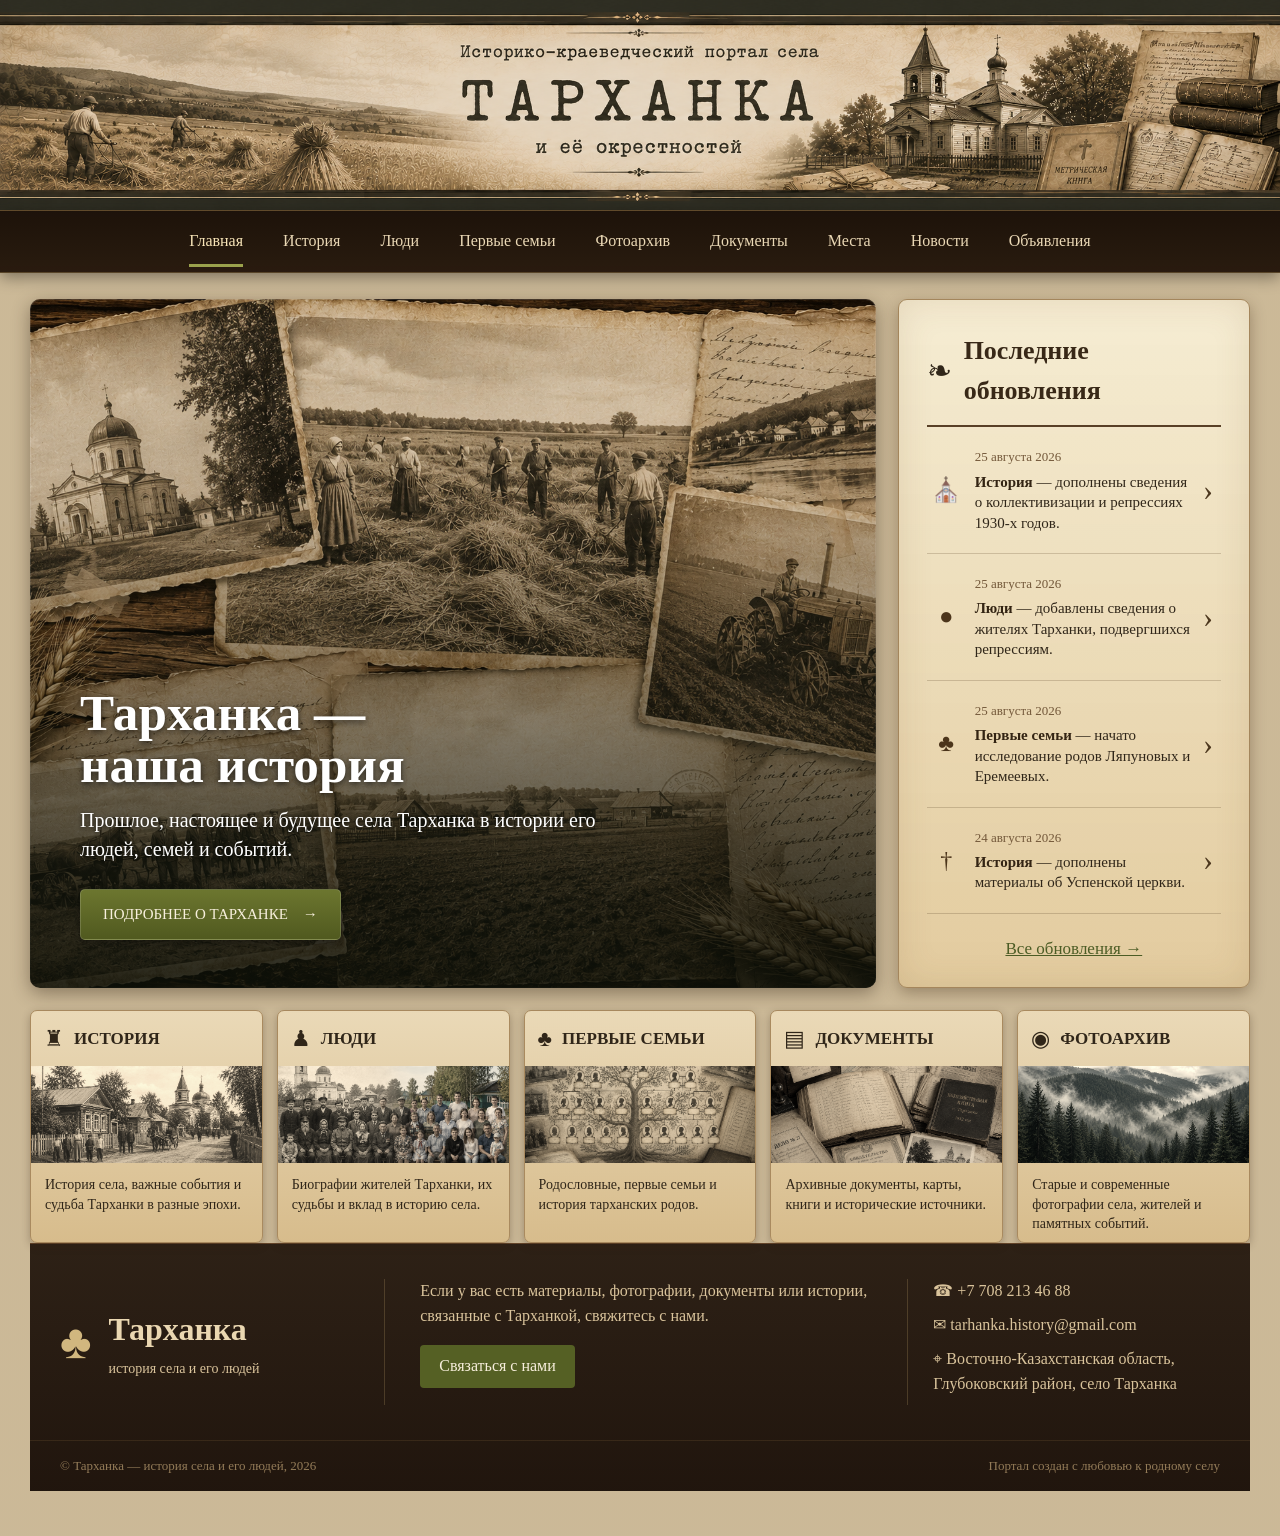
<file: index.html>
<!DOCTYPE html>
<html lang="ru">
<head>
    <meta charset="UTF-8">

    <meta name="viewport"
          content="width=device-width, initial-scale=1.0">

    <meta name="description"
          content="Исторический портал села Тарханка Восточно-Казахстанской области">

    <title>Тарханка — история села и его людей</title>

    <link rel="stylesheet" href="style.css">
</head>

<body>


<!-- ==================================================
     ШАПКА
================================================== -->

<header class="site-header">

    <div class="forest-background">

        <div class="wood-sign"
             role="img"
             aria-label="Тарханка">
        </div>

    </div>


    <!-- Навигация -->

    <nav class="main-nav">

        <div class="nav-container">

            <a href="index.html"
               class="nav-link active">
                Главная
            </a>

            <a href="history.html"
               class="nav-link">
                История
            </a>

            <a href="people.html"
               class="nav-link">
                Люди
            </a>

            <a href="families.html"
               class="nav-link">
                Первые семьи
            </a>

            <a href="photos.html"
               class="nav-link">
                Фотоархив
            </a>

            <a href="documents.html"
               class="nav-link">
                Документы
            </a>

            <a href="places.html"
               class="nav-link">
                Места
            </a>

            <a href="news.html"
               class="nav-link">
                Новости
            </a>

            <a href="ads.html"
               class="nav-link">
                Объявления
            </a>

        </div>

    </nav>

</header>



<!-- ==================================================
     ОСНОВНАЯ ЧАСТЬ
================================================== -->

<main class="page-container">


    <!-- ==============================================
         ГЛАВНЫЙ БЛОК + ОБНОВЛЕНИЯ
    =============================================== -->

    <section class="home-top">


        <!-- Главная фотография -->

        <div class="home-hero">

            <div class="home-hero-overlay">

                <div class="home-hero-text">

                    <h1>
                        Тарханка —<br>
                        наша история
                    </h1>

                    <p>
                        Прошлое, настоящее и будущее села Тарханка
                        в истории его людей, семей и событий.
                    </p>

                    <a href="history.html"
                       class="primary-button">

                        Подробнее о Тарханке
                        <span>→</span>

                    </a>

                </div>

            </div>

        </div>



        <!-- ==========================================
             ПОСЛЕДНИЕ ОБНОВЛЕНИЯ
        =========================================== -->

        <aside class="updates-panel">

            <div class="updates-title">

                <span class="updates-symbol">❧</span>

                <h2>
                    Последние обновления
                </h2>

            </div>


            <div class="updates-list">


                <a href="history.html#repressions"
                   class="update-item">

                    <div class="update-icon">
                        ⛪
                    </div>

                    <div class="update-content">

                        <time datetime="2026-08-25">
                            25 августа 2026
                        </time>

                        <p>
                            <strong>История</strong> —
                            дополнены сведения о коллективизации
                            и репрессиях 1930-х годов.
                        </p>

                    </div>

                    <span class="update-arrow">
                        ›
                    </span>

                </a>



                <a href="people.html"
                   class="update-item">

                    <div class="update-icon">
                        ●
                    </div>

                    <div class="update-content">

                        <time datetime="2026-08-25">
                            25 августа 2026
                        </time>

                        <p>
                            <strong>Люди</strong> —
                            добавлены сведения о жителях
                            Тарханки, подвергшихся репрессиям.
                        </p>

                    </div>

                    <span class="update-arrow">
                        ›
                    </span>

                </a>



                <a href="families.html"
                   class="update-item">

                    <div class="update-icon">
                        ♣
                    </div>

                    <div class="update-content">

                        <time datetime="2026-08-25">
                            25 августа 2026
                        </time>

                        <p>
                            <strong>Первые семьи</strong> —
                            начато исследование родов
                            Ляпуновых и Еремеевых.
                        </p>

                    </div>

                    <span class="update-arrow">
                        ›
                    </span>

                </a>



                <a href="history.html#church"
                   class="update-item">

                    <div class="update-icon">
                        †
                    </div>

                    <div class="update-content">

                        <time datetime="2026-08-24">
                            24 августа 2026
                        </time>

                        <p>
                            <strong>История</strong> —
                            дополнены материалы
                            об Успенской церкви.
                        </p>

                    </div>

                    <span class="update-arrow">
                        ›
                    </span>

                </a>


            </div>


            <a href="updates.html"
               class="all-updates">

                Все обновления →

            </a>

        </aside>

    </section>



    <!-- ==================================================
         КАРТОЧКИ РАЗДЕЛОВ
    ================================================== -->

   <section class="portal-sections">

    <!-- ИСТОРИЯ -->
    <a href="history.html" class="portal-card">

        <div class="card-title">
            <span>♜</span>
            <h2>История</h2>
        </div>

        <div class="card-image">
            <img
                src="images/history/history-card.png"
                alt="История села Тарханка"
            >
        </div>

        <div class="card-body">

            <p>
                История села, важные события
                и судьба Тарханки в разные эпохи.
            </p>

            <span class="card-link">
            </span>

        </div>

    </a>


    <!-- ЛЮДИ -->
    <a href="people.html" class="portal-card">

        <div class="card-title">
            <span>♟</span>
            <h2>Люди</h2>
        </div>

        <div class="card-image">
            <img
                src="images/people/people-card.png"
                alt="Люди Тарханки"
            >
        </div>

        <div class="card-body">

            <p>
                Биографии жителей Тарханки,
                их судьбы и вклад в историю села.
            </p>

            <span class="card-link">
            </span>

        </div>

    </a>


    <!--Первые семьи  -->
    <a href="families.html" class="portal-card">

        <div class="card-title">
            <span>♣</span>
            <h2>Первые семьи</h2>
        </div>

        <div class="card-image">
            <img
                src="images/families/families-card.png"
                alt="Первые семьи Тарханки"
            >
        </div>

        <div class="card-body">

            <p>
                Родословные, первые семьи
                и история тарханских родов.
            </p>

            <span class="card-link">
            </span>

        </div>

    </a>


    <!-- ДОКУМЕНТЫ -->
    <a href="documents.html" class="portal-card">

        <div class="card-title">
            <span>▤</span>
            <h2>Документы</h2>
        </div>

        <div class="card-image">
            <img
                src="images/documents/documents-card.png"
                alt="Исторические документы Тарханки"
            >
        </div>

        <div class="card-body">

            <p>
                Архивные документы, карты,
                книги и исторические источники.
            </p>

            <span class="card-link">
            </span>

        </div>

    </a>


    <!-- ФОТОАРХИВ -->
    <a href="photos.html" class="portal-card">

        <div class="card-title">
            <span>◉</span>
            <h2>Фотоархив</h2>
        </div>

        <div class="card-image">
            <img
                src="images/village/tarkhanka-header.jpg"
                alt="Фотоархив Тарханки"
            >
        </div>

        <div class="card-body">

            <p>
                Старые и современные фотографии
                села, жителей и памятных событий.
            </p>

            <span class="card-link">
            </span>

        </div>

    </a>

</section>


<!-- ==================================================
     НИЖНЯЯ ЧАСТЬ
================================================== -->

<footer class="site-footer">

    <div class="footer-container">


        <!-- Название -->

        <div class="footer-brand">

            <div class="footer-tree">
                ♣
            </div>

            <div>

                <h2>
                    Тарханка
                </h2>

                <p>
                    история села и его людей
                </p>

            </div>

        </div>



        <!-- Приглашение -->

        <div class="footer-contribute">

            <p>
                Если у вас есть материалы, фотографии,
                документы или истории, связанные с Тарханкой,
                свяжитесь с нами.
            </p>

            <a href="contacts.html"
               class="footer-button">

                Связаться с нами

            </a>

        </div>



        <!-- Контакты -->

        <div class="footer-contacts">

            <p>
                ☎
                <a href="tel:+77082134688">
                    +7 708 213 46 88
                </a>
            </p>

            <p>
                ✉
                <a href="mailto:tarhanka.history@gmail.com">
                    tarhanka.history@gmail.com
                </a>
            </p>

            <p>
                ⌖ Восточно-Казахстанская область,<br>
                Глубоковский район, село Тарханка
            </p>

        </div>

    </div>



    <div class="footer-bottom">

        <span>
            © Тарханка — история села и его людей, 2026
        </span>

        <span>
            Портал создан с любовью к родному селу
        </span>

    </div>

</footer>


</body>
</html>
</file>
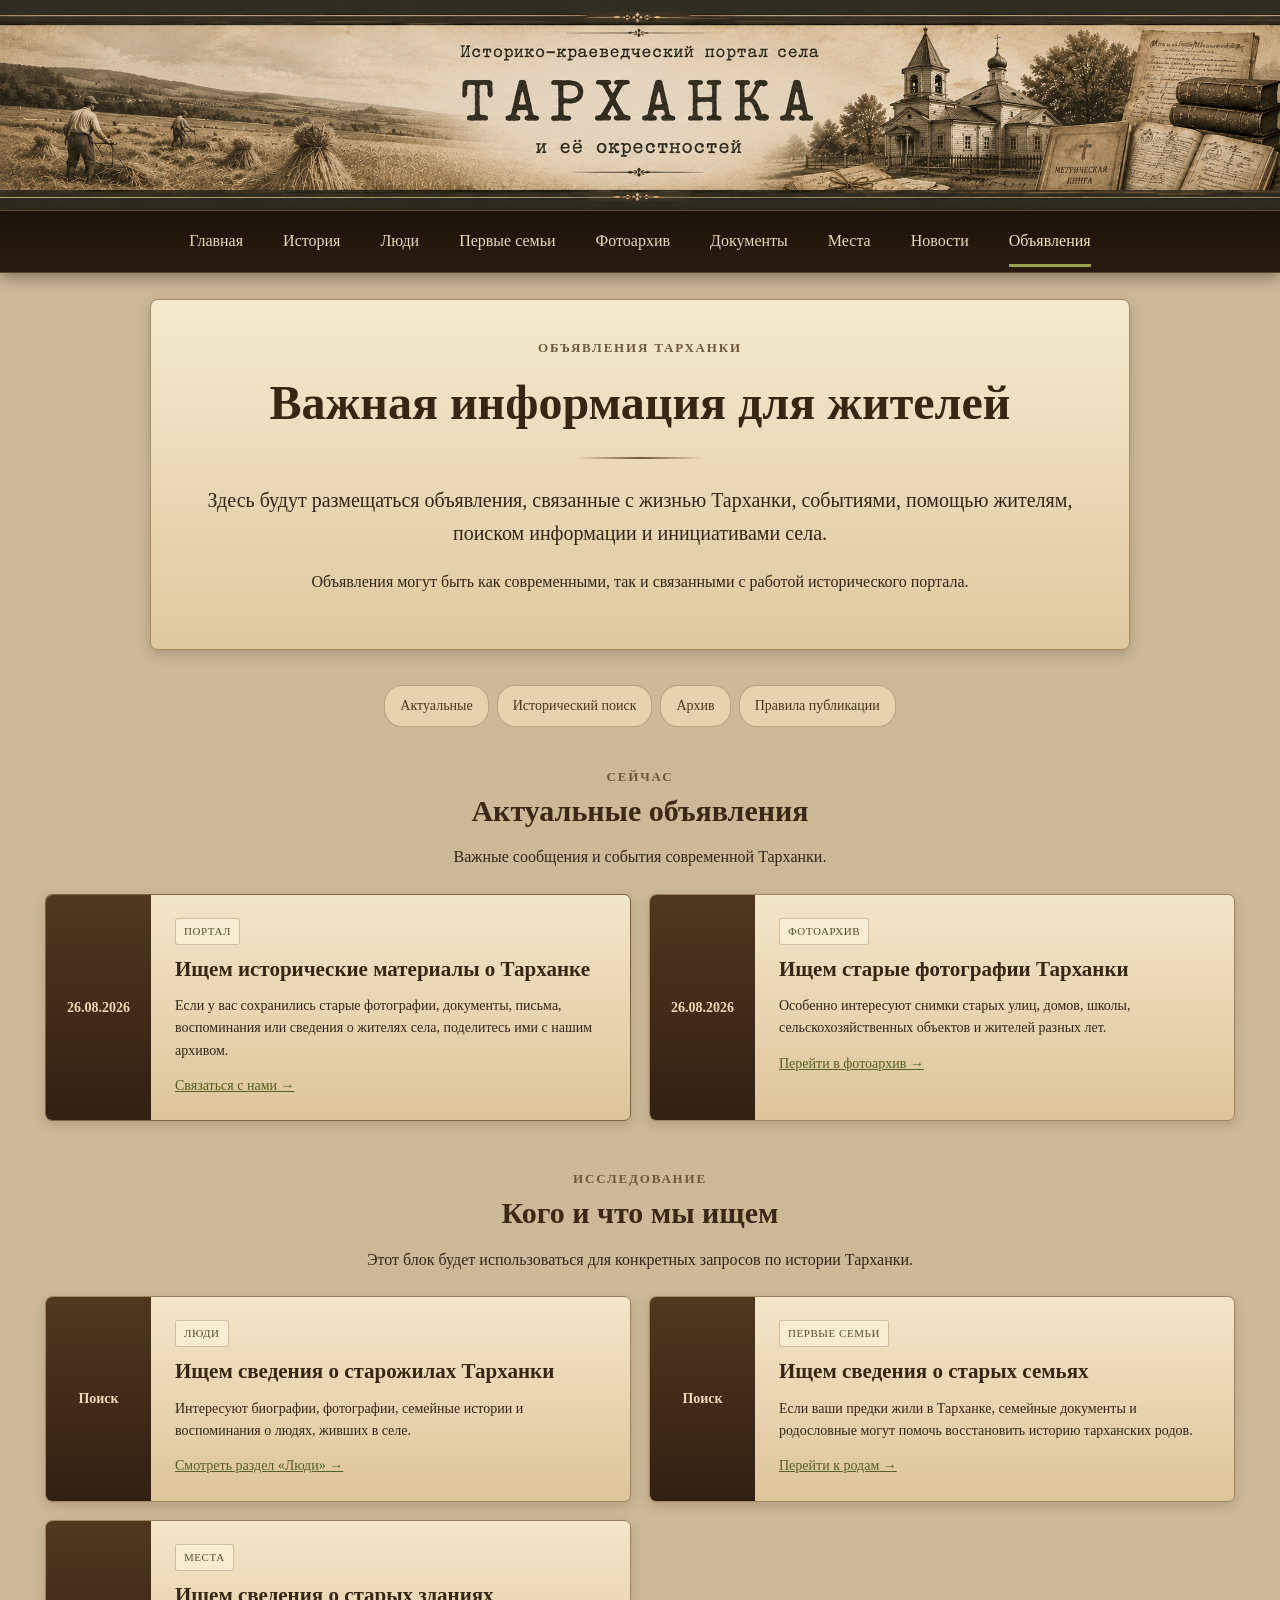
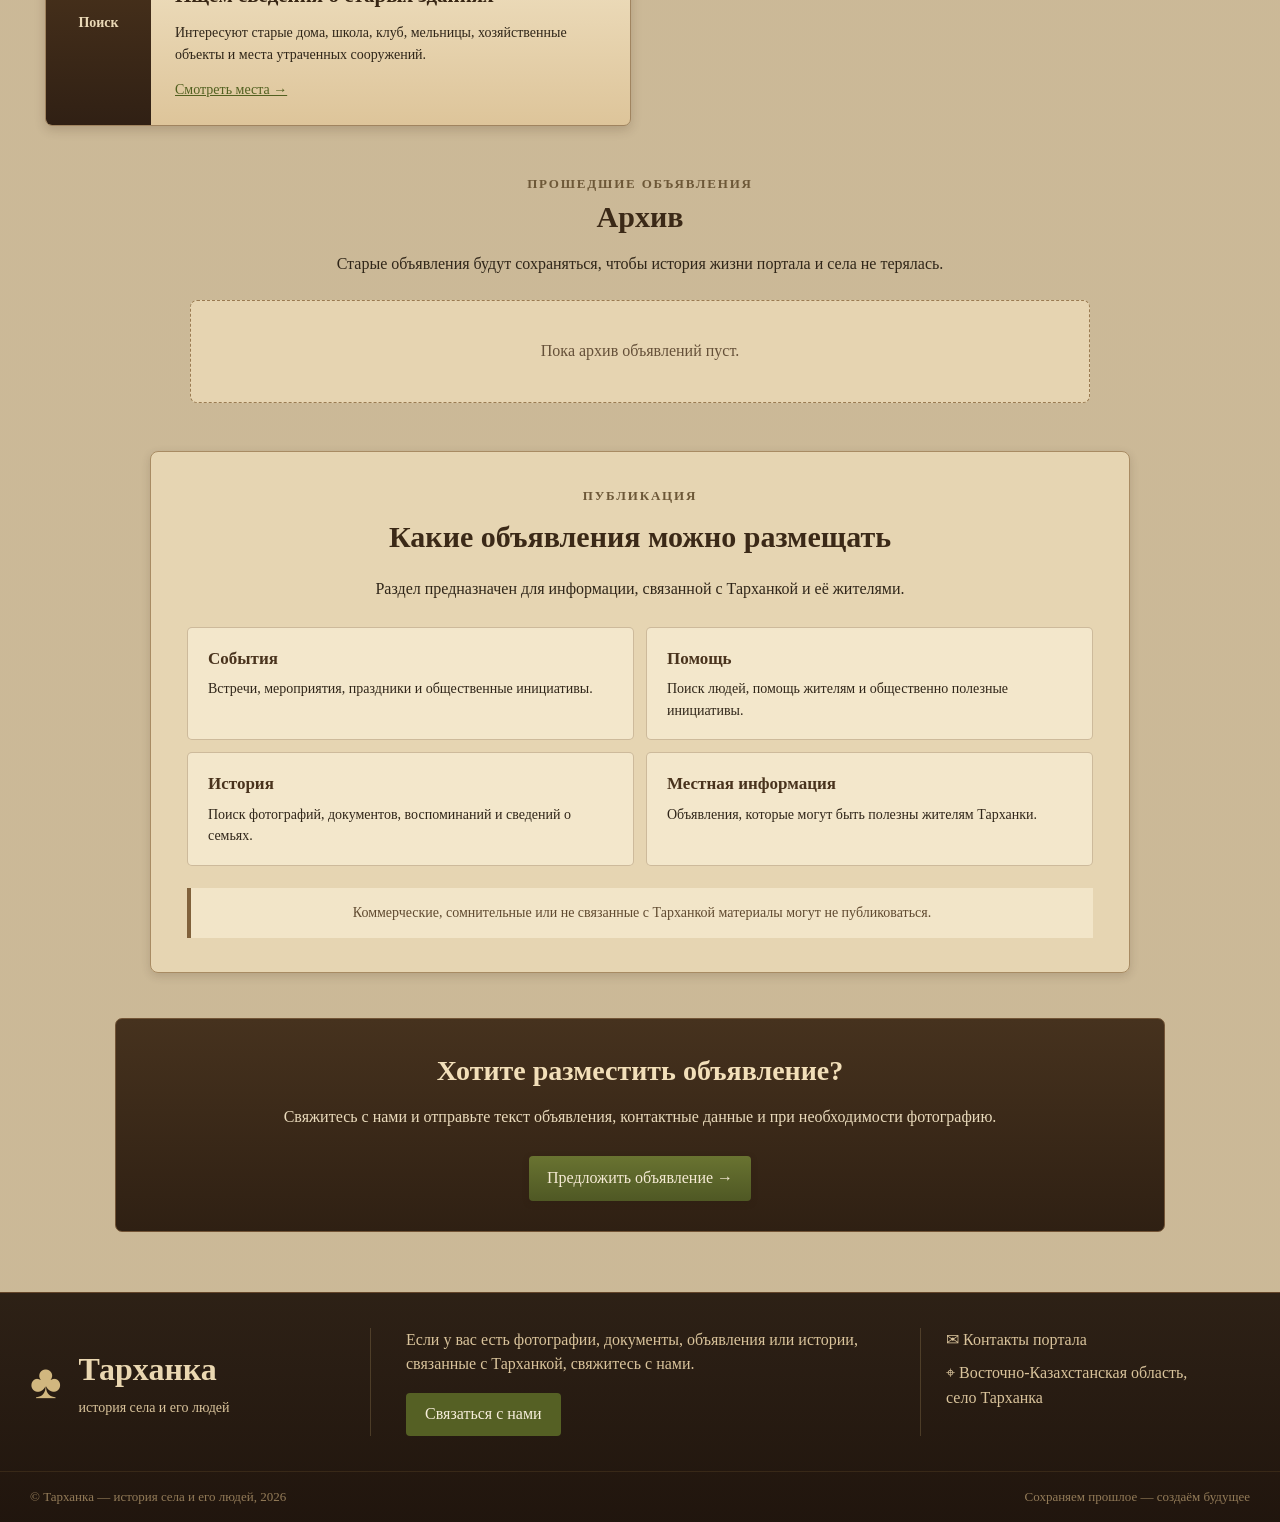
<file: ads.html>
<!DOCTYPE html>
<html lang="ru">

<head>
    <meta charset="UTF-8">

    <meta
        name="viewport"
        content="width=device-width, initial-scale=1.0"
    >

    <meta
        name="description"
        content="Объявления села Тарханка — события, помощь, предложения и важная информация для жителей"
    >

    <title>Объявления Тарханки</title>

    <link rel="stylesheet" href="style.css">
</head>


<body>


<!-- ==========================================================
     ВЕРХНЯЯ ЧАСТЬ САЙТА
========================================================== -->

<header class="site-header">

    <div
        class="forest-background"
        role="img"
        aria-label="Тарханка"
    >
        <div class="wood-sign"></div>
    </div>


    <nav class="main-nav">

        <div class="nav-container">

            <a href="index.html" class="nav-link">
                Главная
            </a>

            <a href="history.html" class="nav-link">
                История
            </a>

            <a href="people.html" class="nav-link">
                Люди
            </a>

            <a href="families.html" class="nav-link">
                Первые семьи
            </a>

            <a href="photos.html" class="nav-link">
                Фотоархив
            </a>

            <a href="documents.html" class="nav-link">
                Документы
            </a>

            <a href="places.html" class="nav-link">
                Места
            </a>

            <a href="news.html" class="nav-link">
                Новости
            </a>

            <a href="ads.html" class="nav-link active">
                Объявления
            </a>

        </div>

    </nav>

</header>



<!-- ==========================================================
     ОСНОВНОЕ СОДЕРЖИМОЕ
========================================================== -->

<main class="page-container ads-page">


    <!-- ======================================================
         ВСТУПЛЕНИЕ
    ======================================================= -->

    <section class="ads-intro">

        <p class="section-label">
            ОБЪЯВЛЕНИЯ ТАРХАНКИ
        </p>

        <h1>
            Важная информация для жителей
        </h1>

        <div class="decor-line"></div>

        <p class="ads-lead">
            Здесь будут размещаться объявления,
            связанные с жизнью Тарханки,
            событиями, помощью жителям,
            поиском информации и инициативами села.
        </p>

        <p>
            Объявления могут быть как современными,
            так и связанными с работой исторического портала.
        </p>

    </section>



    <!-- ======================================================
         НАВИГАЦИЯ
    ======================================================= -->

    <section class="ads-navigation">

        <a href="#current">
            Актуальные
        </a>

        <a href="#history-search">
            Исторический поиск
        </a>

        <a href="#archive">
            Архив
        </a>

        <a href="#rules">
            Правила публикации
        </a>

    </section>



    <!-- ======================================================
         АКТУАЛЬНЫЕ ОБЪЯВЛЕНИЯ
    ======================================================= -->

    <section
        class="ads-section"
        id="current"
    >

        <div class="ads-section-heading">

            <p class="section-label">
                СЕЙЧАС
            </p>

            <h2>
                Актуальные объявления
            </h2>

            <p>
                Важные сообщения и события
                современной Тарханки.
            </p>

        </div>


        <div class="ads-grid">


            <article class="ad-card ad-important">

                <div class="ad-date">
                    26.08.2026
                </div>

                <div class="ad-content">

                    <span class="ad-tag">
                        Портал
                    </span>

                    <h3>
                        Ищем исторические материалы о Тарханке
                    </h3>

                    <p>
                        Если у вас сохранились старые фотографии,
                        документы, письма, воспоминания
                        или сведения о жителях села,
                        поделитесь ими с нашим архивом.
                    </p>

                    <a href="contacts.html">
                        Связаться с нами →
                    </a>

                </div>

            </article>


            <article class="ad-card">

                <div class="ad-date">
                    26.08.2026
                </div>

                <div class="ad-content">

                    <span class="ad-tag">
                        Фотоархив
                    </span>

                    <h3>
                        Ищем старые фотографии Тарханки
                    </h3>

                    <p>
                        Особенно интересуют снимки
                        старых улиц, домов, школы,
                        сельскохозяйственных объектов
                        и жителей разных лет.
                    </p>

                    <a href="photos.html">
                        Перейти в фотоархив →
                    </a>

                </div>

            </article>


        </div>

    </section>



    <!-- ======================================================
         ИСТОРИЧЕСКИЙ ПОИСК
    ======================================================= -->

    <section
        class="ads-section"
        id="history-search"
    >

        <div class="ads-section-heading">

            <p class="section-label">
                ИССЛЕДОВАНИЕ
            </p>

            <h2>
                Кого и что мы ищем
            </h2>

            <p>
                Этот блок будет использоваться
                для конкретных запросов
                по истории Тарханки.
            </p>

        </div>


        <div class="ads-grid">


            <article class="ad-card">

                <div class="ad-date">
                    Поиск
                </div>

                <div class="ad-content">

                    <span class="ad-tag">
                        Люди
                    </span>

                    <h3>
                        Ищем сведения о старожилах Тарханки
                    </h3>

                    <p>
                        Интересуют биографии, фотографии,
                        семейные истории и воспоминания
                        о людях, живших в селе.
                    </p>

                    <a href="people.html">
                        Смотреть раздел «Люди» →
                    </a>

                </div>

            </article>


            <article class="ad-card">

                <div class="ad-date">
                    Поиск
                </div>

                <div class="ad-content">

                    <span class="ad-tag">
                        Первые семьи
                    </span>

                    <h3>
                        Ищем сведения о старых семьях
                    </h3>

                    <p>
                        Если ваши предки жили в Тарханке,
                        семейные документы и родословные
                        могут помочь восстановить
                        историю тарханских родов.
                    </p>

                    <a href="families.html">
                        Перейти к родам →
                    </a>

                </div>

            </article>


            <article class="ad-card">

                <div class="ad-date">
                    Поиск
                </div>

                <div class="ad-content">

                    <span class="ad-tag">
                        Места
                    </span>

                    <h3>
                        Ищем сведения о старых зданиях
                    </h3>

                    <p>
                        Интересуют старые дома,
                        школа, клуб, мельницы,
                        хозяйственные объекты
                        и места утраченных сооружений.
                    </p>

                    <a href="places.html">
                        Смотреть места →
                    </a>

                </div>

            </article>


        </div>

    </section>



    <!-- ======================================================
         АРХИВ ОБЪЯВЛЕНИЙ
    ======================================================= -->

    <section
        class="ads-section"
        id="archive"
    >

        <div class="ads-section-heading">

            <p class="section-label">
                ПРОШЕДШИЕ ОБЪЯВЛЕНИЯ
            </p>

            <h2>
                Архив
            </h2>

            <p>
                Старые объявления будут сохраняться,
                чтобы история жизни портала
                и села не терялась.
            </p>

        </div>


        <div class="ads-archive">

            <div class="ads-archive-empty">

                Пока архив объявлений пуст.

            </div>

        </div>

    </section>



    <!-- ======================================================
         ПРАВИЛА
    ======================================================= -->

    <section
        class="ads-rules"
        id="rules"
    >

        <p class="section-label">
            ПУБЛИКАЦИЯ
        </p>

        <h2>
            Какие объявления можно размещать
        </h2>

        <p>
            Раздел предназначен для информации,
            связанной с Тарханкой
            и её жителями.
        </p>

        <div class="ads-rules-grid">

            <div class="ads-rule">
                <strong>События</strong>

                <p>
                    Встречи, мероприятия,
                    праздники и общественные инициативы.
                </p>
            </div>


            <div class="ads-rule">
                <strong>Помощь</strong>

                <p>
                    Поиск людей,
                    помощь жителям
                    и общественно полезные инициативы.
                </p>
            </div>


            <div class="ads-rule">
                <strong>История</strong>

                <p>
                    Поиск фотографий,
                    документов, воспоминаний
                    и сведений о семьях.
                </p>
            </div>


            <div class="ads-rule">
                <strong>Местная информация</strong>

                <p>
                    Объявления,
                    которые могут быть полезны
                    жителям Тарханки.
                </p>
            </div>

        </div>


        <div class="ads-warning">

            Коммерческие, сомнительные
            или не связанные с Тарханкой
            материалы могут не публиковаться.

        </div>

    </section>



    <!-- ======================================================
         ДОБАВИТЬ ОБЪЯВЛЕНИЕ
    ======================================================= -->

    <section class="participate">

        <h2>
            Хотите разместить объявление?
        </h2>

        <p>
            Свяжитесь с нами
            и отправьте текст объявления,
            контактные данные
            и при необходимости фотографию.
        </p>

        <a
            href="contacts.html"
            class="history-button"
        >
            Предложить объявление →
        </a>

    </section>


</main>



<!-- ==========================================================
     FOOTER
========================================================== -->

<footer class="site-footer">

    <div class="footer-container">

        <div class="footer-brand">

            <div class="footer-tree">
                ♣
            </div>

            <div>

                <h2>
                    Тарханка
                </h2>

                <p>
                    история села и его людей
                </p>

            </div>

        </div>


        <div class="footer-contribute">

            <p>
                Если у вас есть фотографии,
                документы, объявления
                или истории,
                связанные с Тарханкой,
                свяжитесь с нами.
            </p>

            <a
                href="contacts.html"
                class="footer-button"
            >
                Связаться с нами
            </a>

        </div>


        <div class="footer-contacts">

            <p>
                ✉
                <a href="contacts.html">
                    Контакты портала
                </a>
            </p>

            <p>
                ⌖ Восточно-Казахстанская область,<br>
                село Тарханка
            </p>

        </div>

    </div>


    <div class="footer-bottom">

        <span>
            © Тарханка —
            история села и его людей, 2026
        </span>

        <span>
            Сохраняем прошлое —
            создаём будущее
        </span>

    </div>

</footer>


</body>

</html>
</file>
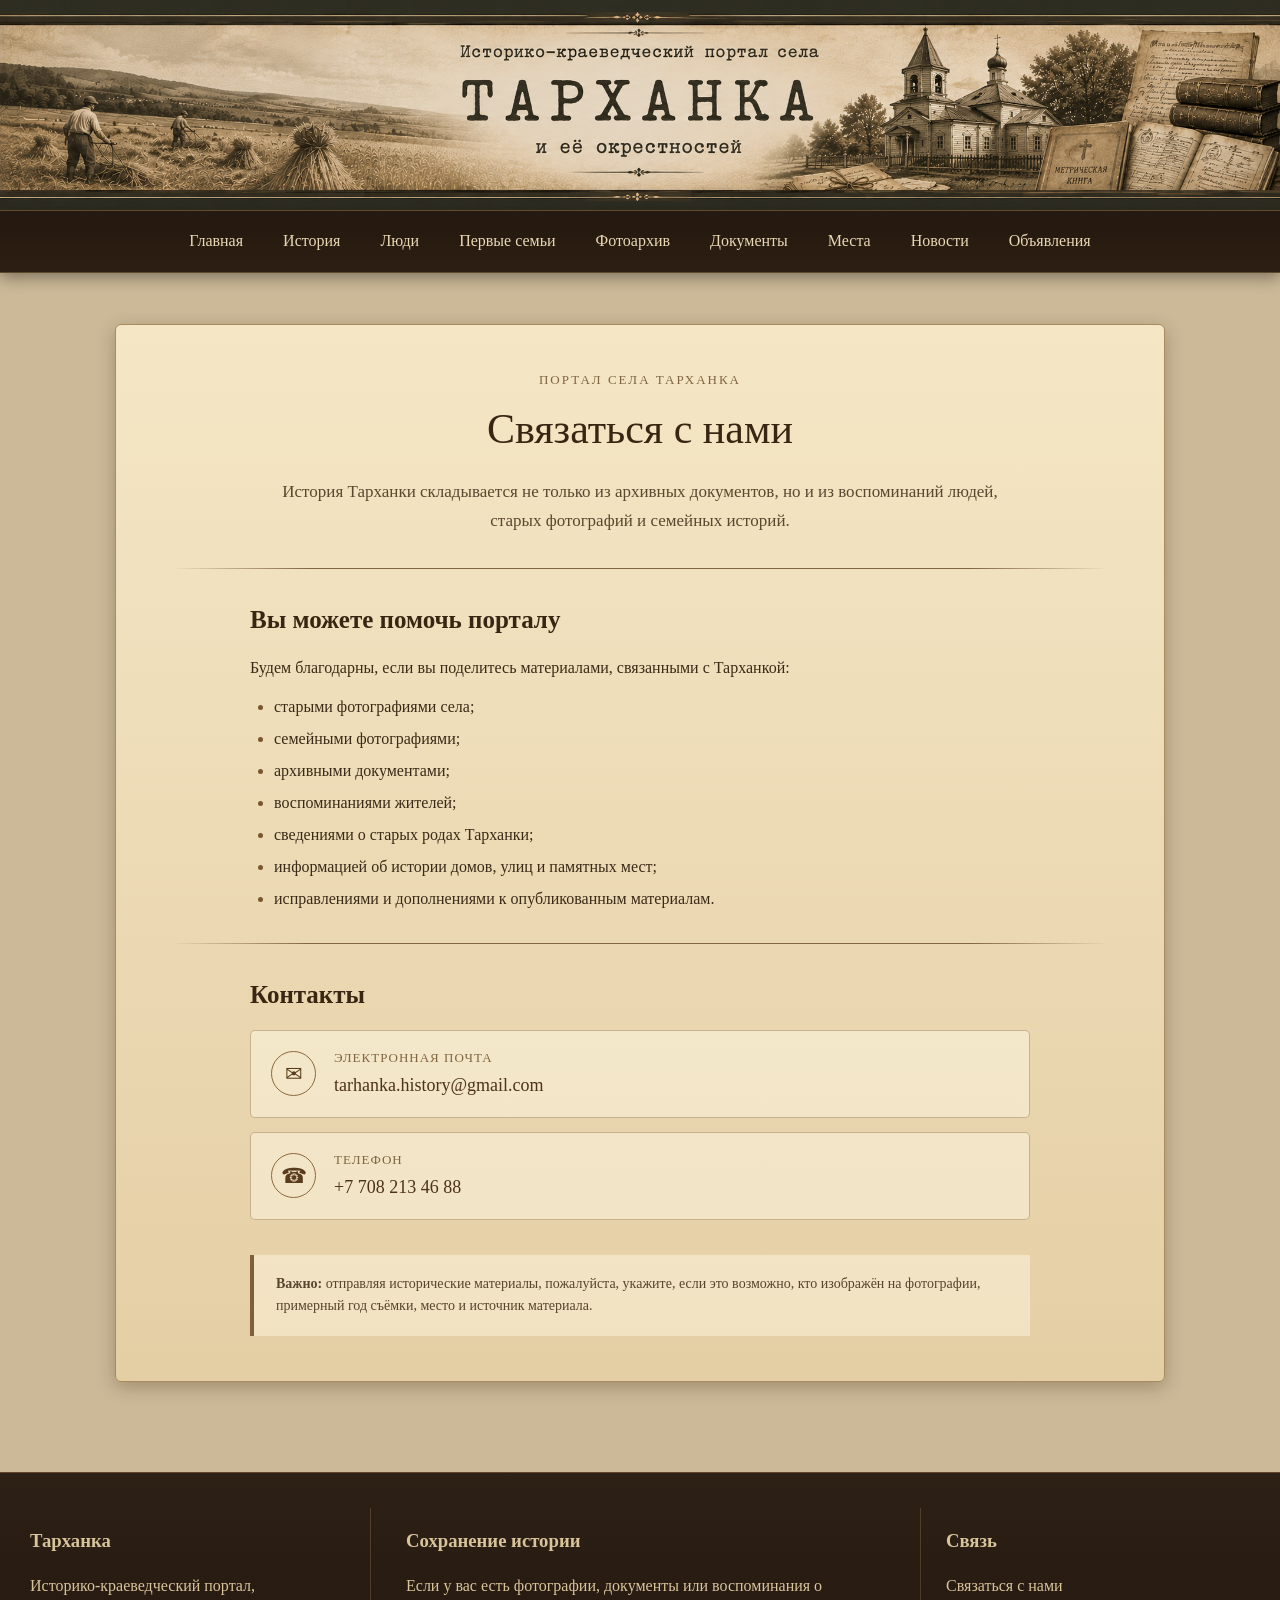
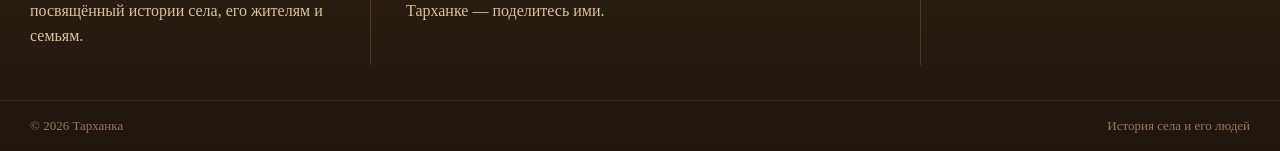
<file: contacts.html>
<!DOCTYPE html>
<html lang="ru">

<head>
    <meta charset="UTF-8">

    <meta
        name="viewport"
        content="width=device-width, initial-scale=1.0"
    >

    <title>Контакты — Тарханка</title>

    <link
        rel="stylesheet"
        href="style.css"
    >
</head>


<body>


<!-- =====================================================
     ВЕРХНЯЯ ШАПКА
===================================================== -->

<header class="site-header">

    <div class="forest-background"></div>

</header>



<!-- =====================================================
     НАВИГАЦИЯ
===================================================== -->

<nav class="main-nav">

    <div class="nav-container">

        <a href="index.html" class="nav-link">
            Главная
        </a>

        <a href="history.html" class="nav-link">
            История
        </a>

        <a href="people.html" class="nav-link">
            Люди
        </a>

        <a href="families.html" class="nav-link">
            Первые семьи
        </a>

        <a href="photos.html" class="nav-link">
            Фотоархив
        </a>

        <a href="documents.html" class="nav-link">
            Документы
        </a>

        <a href="places.html" class="nav-link">
            Места
        </a>

        <a href="news.html" class="nav-link">
            Новости
        </a>

        <a href="ads.html" class="nav-link">
            Объявления
        </a>

    </div>

</nav>



<!-- =====================================================
     КОНТАКТЫ
===================================================== -->

<main class="page-container">

    <section class="contacts-page">

        <div class="contacts-paper">

            <div class="contacts-heading">

                <span class="contacts-small-title">
                    Портал села Тарханка
                </span>

                <h1>
                    Связаться с нами
                </h1>

                <p>
                    История Тарханки складывается не только
                    из архивных документов, но и из воспоминаний
                    людей, старых фотографий и семейных историй.
                </p>

            </div>


            <div class="contacts-divider"></div>


            <!-- Что можно прислать -->

            <div class="contacts-help">

                <h2>
                    Вы можете помочь порталу
                </h2>

                <p>
                    Будем благодарны, если вы поделитесь
                    материалами, связанными с Тарханкой:
                </p>

                <ul>
                    <li>
                        старыми фотографиями села;
                    </li>

                    <li>
                        семейными фотографиями;
                    </li>

                    <li>
                        архивными документами;
                    </li>

                    <li>
                        воспоминаниями жителей;
                    </li>

                    <li>
                        сведениями о старых родах Тарханки;
                    </li>

                    <li>
                        информацией об истории домов,
                        улиц и памятных мест;
                    </li>

                    <li>
                        исправлениями и дополнениями
                        к опубликованным материалам.
                    </li>
                </ul>

            </div>


            <div class="contacts-divider"></div>


            <!-- Контактные данные -->

            <div class="contacts-details">

                <h2>
                    Контакты
                </h2>


                <div class="contact-row">

                    <div class="contact-icon">
                        ✉
                    </div>

                    <div>

                        <span class="contact-label">
                            Электронная почта
                        </span>

                        <a href="tarhanka.history@gmail.com">
                            tarhanka.history@gmail.com
                        </a>

                    </div>

                </div>


                <div class="contact-row">

                    <div class="contact-icon">
                        ☎
                    </div>

                    <div>

                        <span class="contact-label">
                            Телефон
                        </span>

                        <a href="tel:+7 708 213 46 88">
                            +7 708 213 46 88
                        </a>

                    </div>

                </div>

            </div>


            <div class="contacts-note">

                <strong>
                    Важно:
                </strong>

                отправляя исторические материалы,
                пожалуйста, укажите, если это возможно,
                кто изображён на фотографии, примерный год
                съёмки, место и источник материала.

            </div>

        </div>

    </section>

</main>



<!-- =====================================================
     ПОДВАЛ
===================================================== -->

<footer class="site-footer">

    <div class="footer-container">

        <div class="footer-about">

            <h3>
                Тарханка
            </h3>

            <p>
                Историко-краеведческий портал,
                посвящённый истории села,
                его жителям и семьям.
            </p>

        </div>


        <div class="footer-contribute">

            <h3>
                Сохранение истории
            </h3>

            <p>
                Если у вас есть фотографии,
                документы или воспоминания
                о Тарханке — поделитесь ими.
            </p>

        </div>


        <div class="footer-contacts">

            <h3>
                Связь
            </h3>

            <a href="contacts.html">
                Связаться с нами
            </a>

        </div>

    </div>


    <div class="footer-bottom">

        <span>
            © 2026 Тарханка
        </span>

        <span>
            История села и его людей
        </span>

    </div>

</footer>


<script src="script.js"></script>


</body>

</html>
</file>
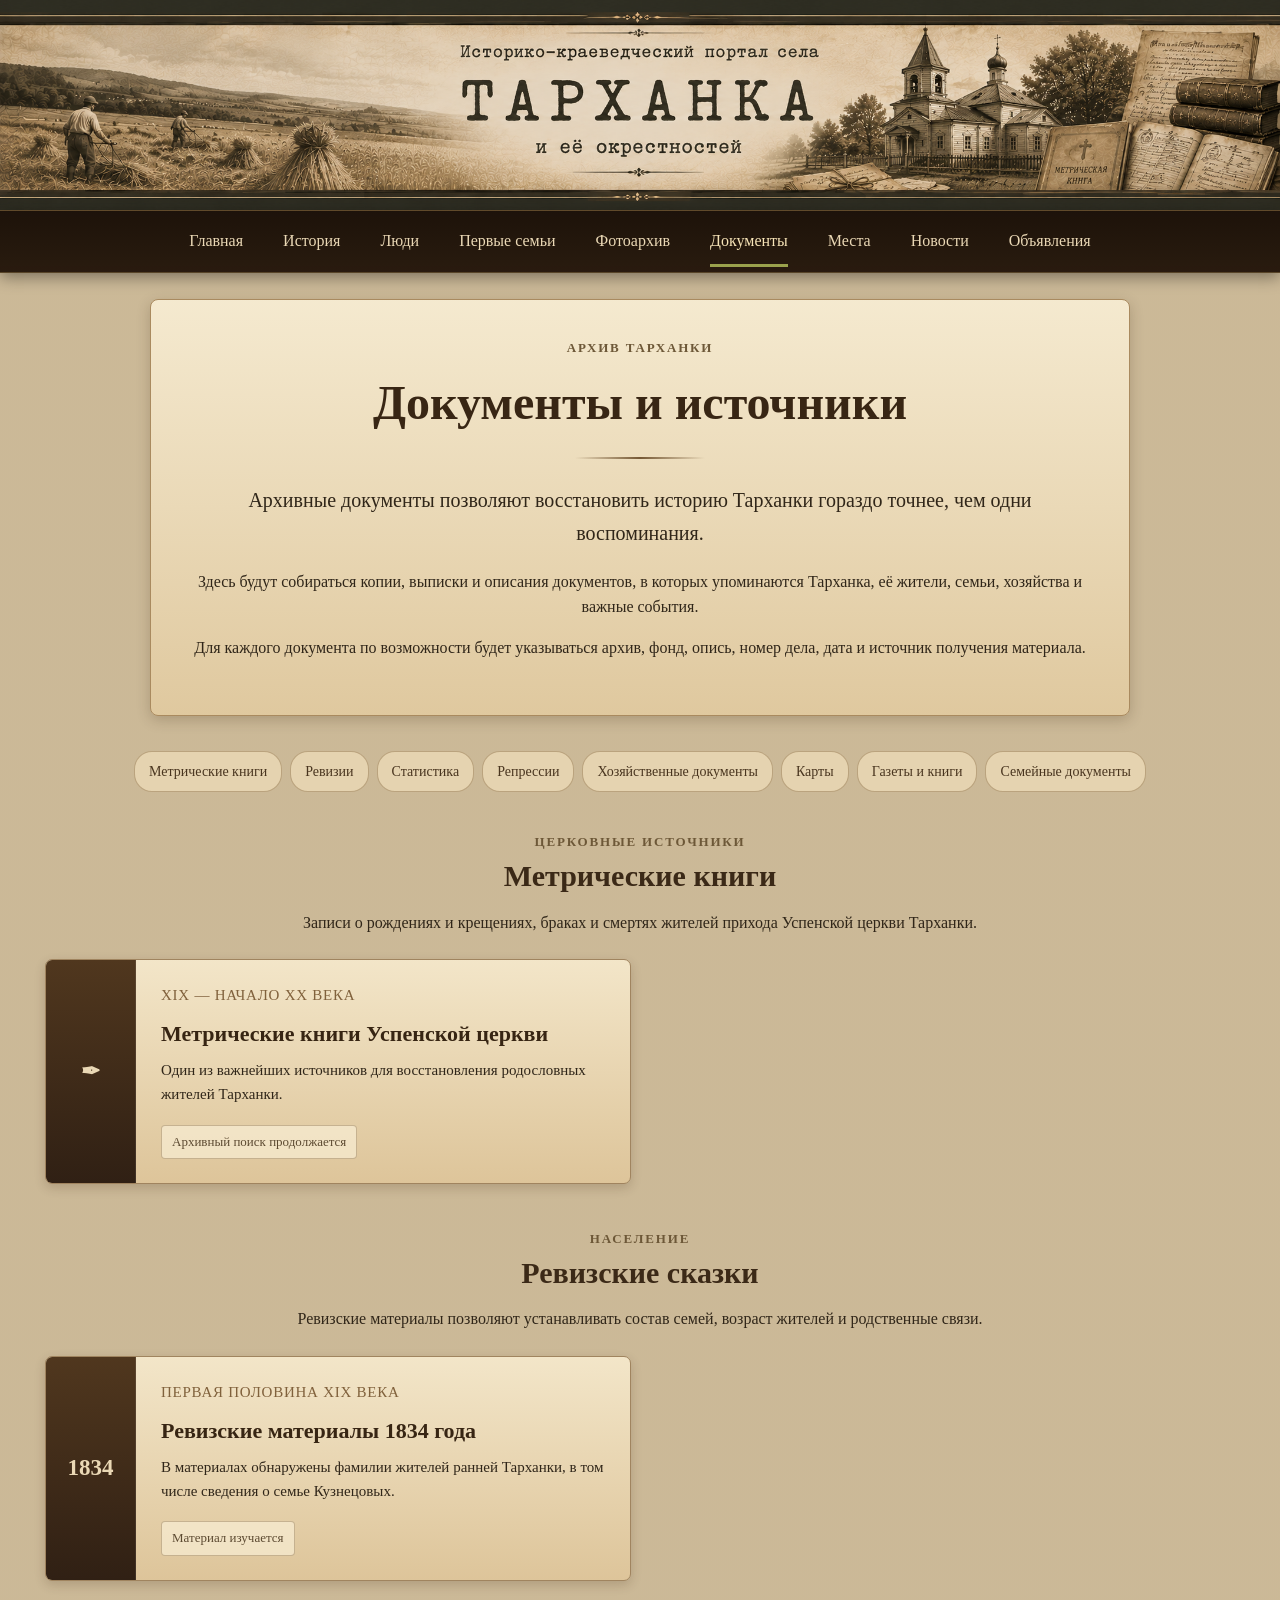
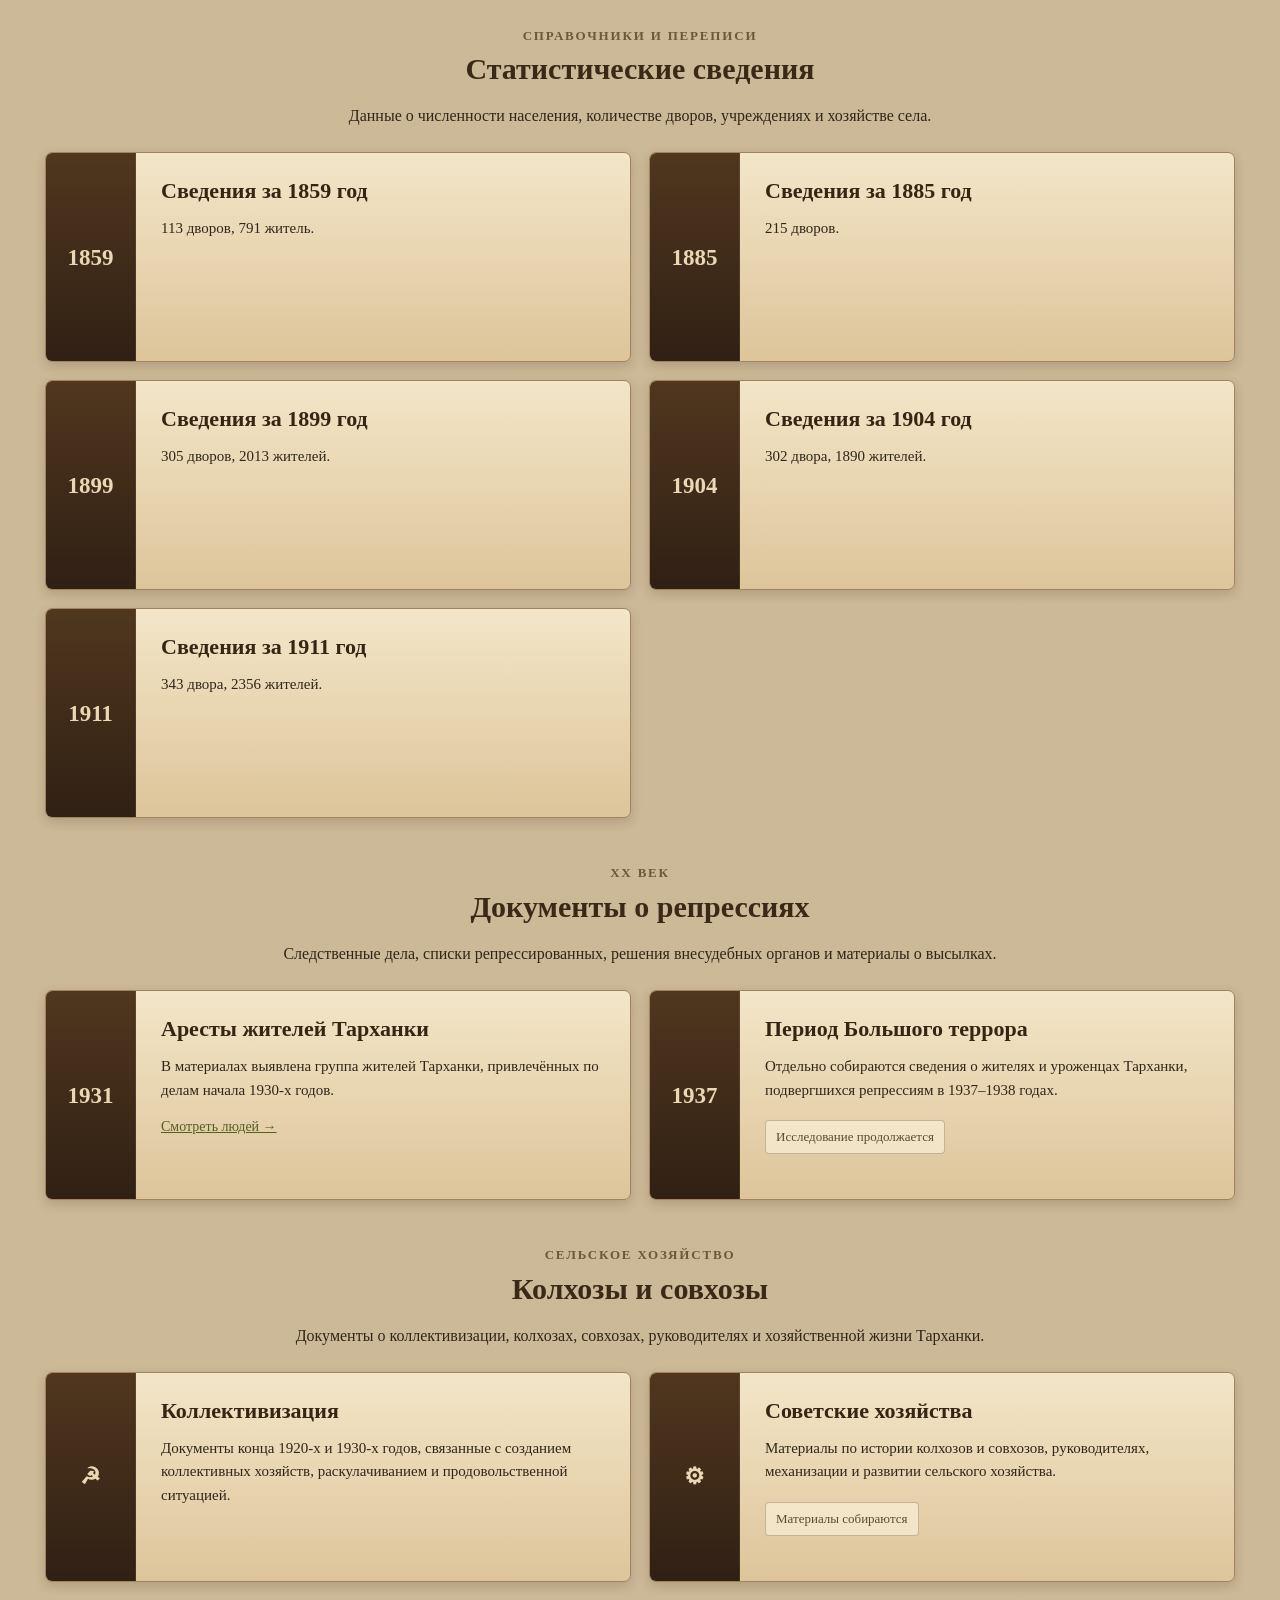
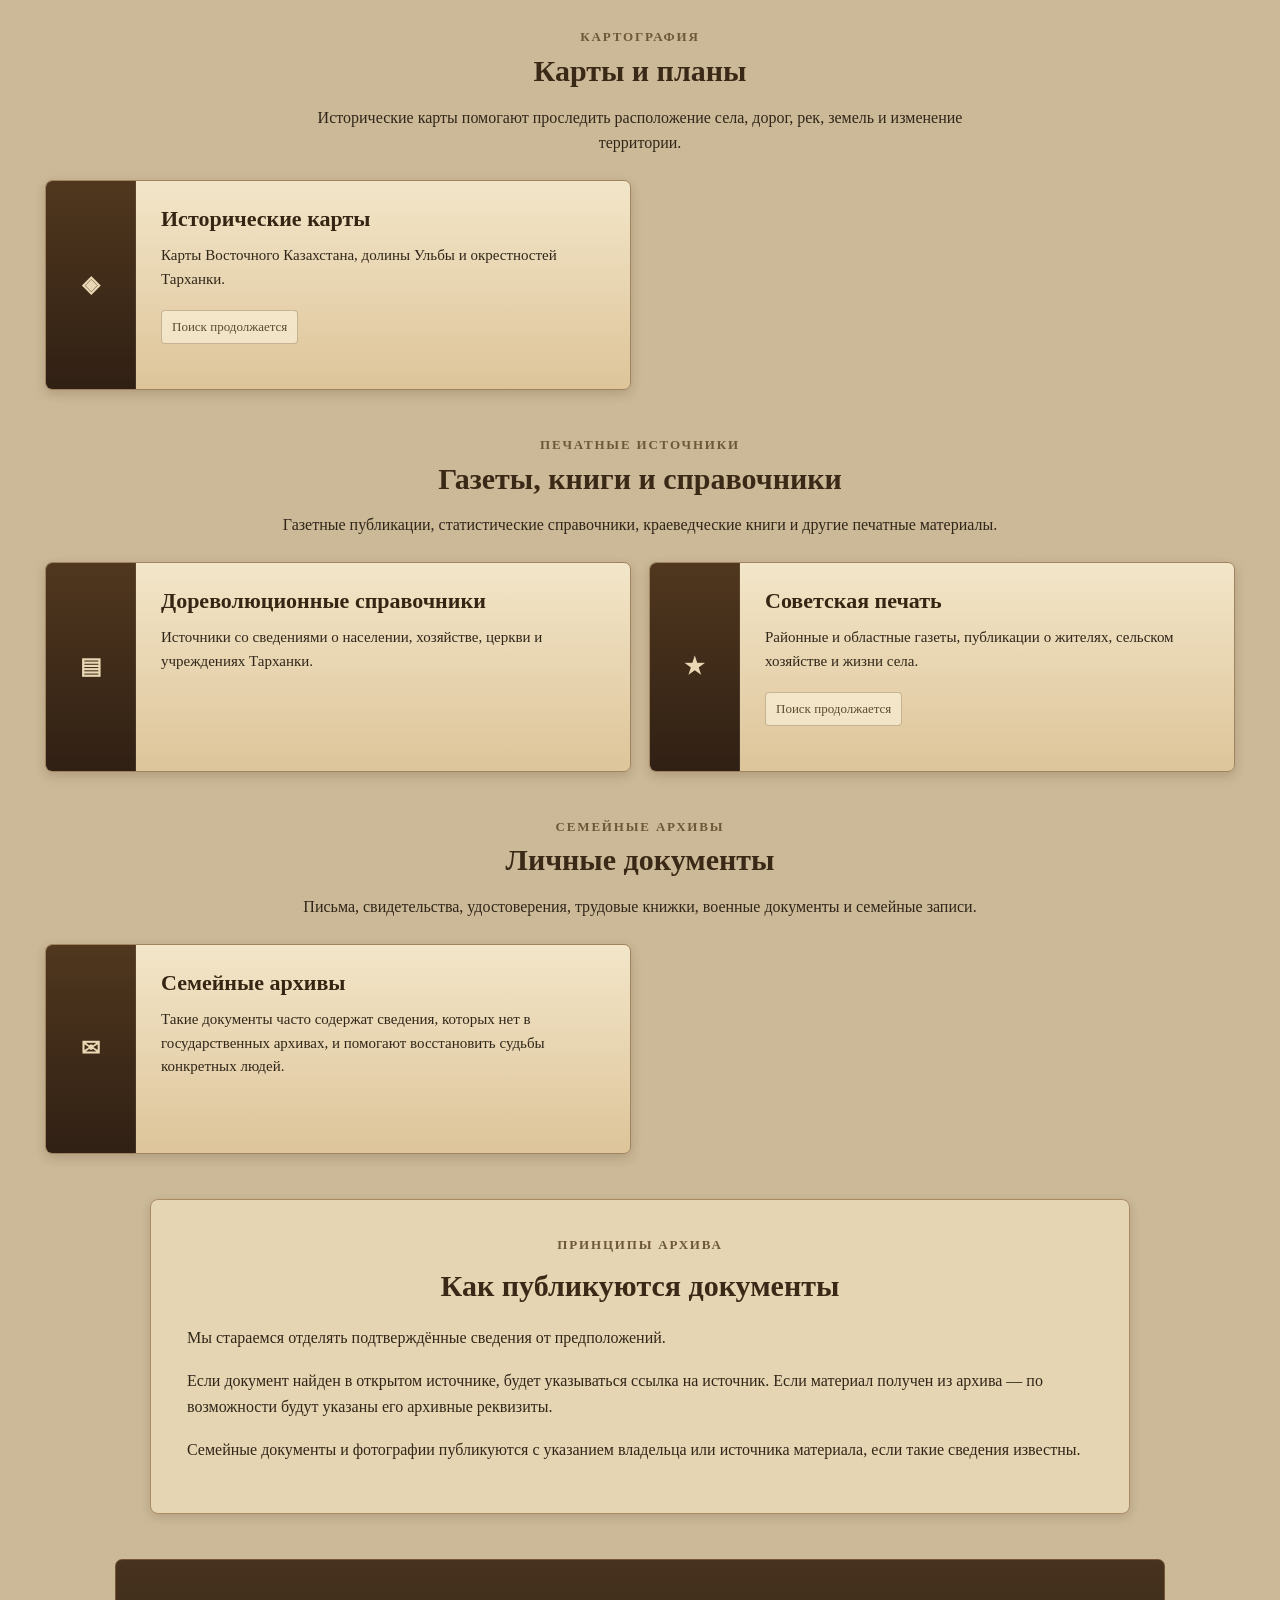
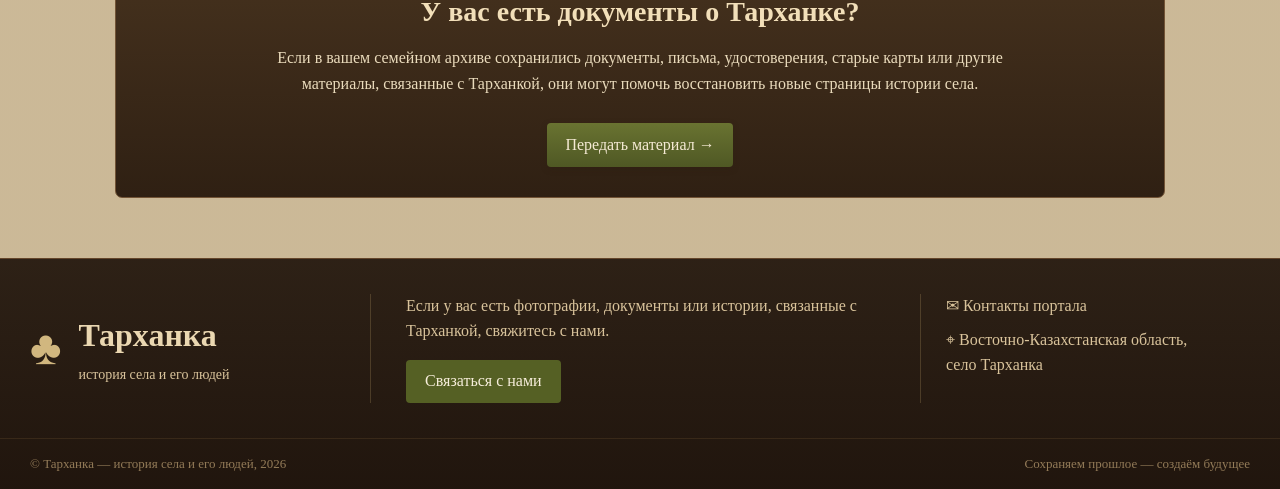
<file: documents.html>
<!DOCTYPE html>
<html lang="ru">

<head>
    <meta charset="UTF-8">

    <meta
        name="viewport"
        content="width=device-width, initial-scale=1.0"
    >

    <meta
        name="description"
        content="Документы по истории села Тарханка — архивные дела, метрические книги, ревизские сказки, карты и газетные публикации"
    >

    <title>Документы Тарханки</title>

    <link rel="stylesheet" href="style.css">
</head>


<body>


<!-- ==========================================================
     ВЕРХНЯЯ ЧАСТЬ САЙТА
========================================================== -->

<header class="site-header">

    <div
        class="forest-background"
        role="img"
        aria-label="Тарханка"
    >
        <div class="wood-sign"></div>
    </div>


    <nav class="main-nav">

        <div class="nav-container">

            <a href="index.html" class="nav-link">
                Главная
            </a>

            <a href="history.html" class="nav-link">
                История
            </a>

            <a href="people.html" class="nav-link">
                Люди
            </a>

            <a href="families.html" class="nav-link">
                Первые семьи
            </a>

            <a href="photos.html" class="nav-link">
                Фотоархив
            </a>

            <a href="documents.html" class="nav-link active">
                Документы
            </a>

            <a href="places.html" class="nav-link">
                Места
            </a>

            <a href="news.html" class="nav-link">
                Новости
            </a>

            <a href="ads.html" class="nav-link">
                Объявления
            </a>

        </div>

    </nav>

</header>



<!-- ==========================================================
     ОСНОВНОЕ СОДЕРЖИМОЕ
========================================================== -->

<main class="page-container documents-page">


    <!-- ======================================================
         ВСТУПЛЕНИЕ
    ======================================================= -->

    <section class="documents-intro">

        <p class="section-label">
            АРХИВ ТАРХАНКИ
        </p>

        <h1>
            Документы и источники
        </h1>

        <div class="decor-line"></div>

        <p class="documents-lead">
            Архивные документы позволяют
            восстановить историю Тарханки
            гораздо точнее, чем одни воспоминания.
        </p>

        <p>
            Здесь будут собираться копии,
            выписки и описания документов,
            в которых упоминаются Тарханка,
            её жители, семьи, хозяйства
            и важные события.
        </p>

        <p>
            Для каждого документа по возможности
            будет указываться архив, фонд,
            опись, номер дела, дата
            и источник получения материала.
        </p>

    </section>



    <!-- ======================================================
         НАВИГАЦИЯ ПО ДОКУМЕНТАМ
    ======================================================= -->

    <section class="documents-navigation">

        <a href="#church-books">
            Метрические книги
        </a>

        <a href="#revisions">
            Ревизии
        </a>

        <a href="#statistics">
            Статистика
        </a>

        <a href="#repressions">
            Репрессии
        </a>

        <a href="#economy">
            Хозяйственные документы
        </a>

        <a href="#maps">
            Карты
        </a>

        <a href="#press">
            Газеты и книги
        </a>

        <a href="#family-docs">
            Семейные документы
        </a>

    </section>



    <!-- ======================================================
         МЕТРИЧЕСКИЕ КНИГИ
    ======================================================= -->

    <section
        class="documents-category"
        id="church-books"
    >

        <div class="documents-category-heading">

            <p class="section-label">
                ЦЕРКОВНЫЕ ИСТОЧНИКИ
            </p>

            <h2>
                Метрические книги
            </h2>

            <p>
                Записи о рождениях и крещениях,
                браках и смертях жителей прихода
                Успенской церкви Тарханки.
            </p>

        </div>


        <div class="documents-grid">

            <article class="document-card">

                <div class="document-icon">
                    ✒
                </div>

                <div class="document-content">

                    <p class="document-period">
                        XIX — начало XX века
                    </p>

                    <h3>
                        Метрические книги
                        Успенской церкви
                    </h3>

                    <p>
                        Один из важнейших источников
                        для восстановления родословных
                        жителей Тарханки.
                    </p>

                    <div class="document-status">
                        Архивный поиск продолжается
                    </div>

                </div>

            </article>

        </div>

    </section>



    <!-- ======================================================
         РЕВИЗСКИЕ СКАЗКИ
    ======================================================= -->

    <section
        class="documents-category"
        id="revisions"
    >

        <div class="documents-category-heading">

            <p class="section-label">
                НАСЕЛЕНИЕ
            </p>

            <h2>
                Ревизские сказки
            </h2>

            <p>
                Ревизские материалы позволяют
                устанавливать состав семей,
                возраст жителей
                и родственные связи.
            </p>

        </div>


        <div class="documents-grid">

            <article class="document-card">

                <div class="document-icon">
                    1834
                </div>

                <div class="document-content">

                    <p class="document-period">
                        Первая половина XIX века
                    </p>

                    <h3>
                        Ревизские материалы 1834 года
                    </h3>

                    <p>
                        В материалах обнаружены
                        фамилии жителей ранней Тарханки,
                        в том числе сведения
                        о семье Кузнецовых.
                    </p>

                    <div class="document-status">
                        Материал изучается
                    </div>

                </div>

            </article>

        </div>

    </section>



    <!-- ======================================================
         СТАТИСТИКА
    ======================================================= -->

    <section
        class="documents-category"
        id="statistics"
    >

        <div class="documents-category-heading">

            <p class="section-label">
                СПРАВОЧНИКИ И ПЕРЕПИСИ
            </p>

            <h2>
                Статистические сведения
            </h2>

            <p>
                Данные о численности населения,
                количестве дворов,
                учреждениях и хозяйстве села.
            </p>

        </div>


        <div class="documents-grid">

            <article class="document-card">

                <div class="document-icon">
                    1859
                </div>

                <div class="document-content">

                    <h3>
                        Сведения за 1859 год
                    </h3>

                    <p>
                        113 дворов,
                        791 житель.
                    </p>

                </div>

            </article>


            <article class="document-card">

                <div class="document-icon">
                    1885
                </div>

                <div class="document-content">

                    <h3>
                        Сведения за 1885 год
                    </h3>

                    <p>
                        215 дворов.
                    </p>

                </div>

            </article>


            <article class="document-card">

                <div class="document-icon">
                    1899
                </div>

                <div class="document-content">

                    <h3>
                        Сведения за 1899 год
                    </h3>

                    <p>
                        305 дворов,
                        2013 жителей.
                    </p>

                </div>

            </article>


            <article class="document-card">

                <div class="document-icon">
                    1904
                </div>

                <div class="document-content">

                    <h3>
                        Сведения за 1904 год
                    </h3>

                    <p>
                        302 двора,
                        1890 жителей.
                    </p>

                </div>

            </article>


            <article class="document-card">

                <div class="document-icon">
                    1911
                </div>

                <div class="document-content">

                    <h3>
                        Сведения за 1911 год
                    </h3>

                    <p>
                        343 двора,
                        2356 жителей.
                    </p>

                </div>

            </article>

        </div>

    </section>



    <!-- ======================================================
         РЕПРЕССИИ
    ======================================================= -->

    <section
        class="documents-category"
        id="repressions"
    >

        <div class="documents-category-heading">

            <p class="section-label">
                XX ВЕК
            </p>

            <h2>
                Документы о репрессиях
            </h2>

            <p>
                Следственные дела,
                списки репрессированных,
                решения внесудебных органов
                и материалы о высылках.
            </p>

        </div>


        <div class="documents-grid">

            <article class="document-card">

                <div class="document-icon">
                    1931
                </div>

                <div class="document-content">

                    <h3>
                        Аресты жителей Тарханки
                    </h3>

                    <p>
                        В материалах выявлена группа
                        жителей Тарханки,
                        привлечённых по делам
                        начала 1930-х годов.
                    </p>

                    <a
                        href="people.html"
                        class="document-link"
                    >
                        Смотреть людей →
                    </a>

                </div>

            </article>


            <article class="document-card">

                <div class="document-icon">
                    1937
                </div>

                <div class="document-content">

                    <h3>
                        Период Большого террора
                    </h3>

                    <p>
                        Отдельно собираются сведения
                        о жителях и уроженцах Тарханки,
                        подвергшихся репрессиям
                        в 1937–1938 годах.
                    </p>

                    <div class="document-status">
                        Исследование продолжается
                    </div>

                </div>

            </article>

        </div>

    </section>



    <!-- ======================================================
         ХОЗЯЙСТВЕННЫЕ ДОКУМЕНТЫ
    ======================================================= -->

    <section
        class="documents-category"
        id="economy"
    >

        <div class="documents-category-heading">

            <p class="section-label">
                СЕЛЬСКОЕ ХОЗЯЙСТВО
            </p>

            <h2>
                Колхозы и совхозы
            </h2>

            <p>
                Документы о коллективизации,
                колхозах, совхозах,
                руководителях и хозяйственной
                жизни Тарханки.
            </p>

        </div>


        <div class="documents-grid">

            <article class="document-card">

                <div class="document-icon">
                    ☭
                </div>

                <div class="document-content">

                    <h3>
                        Коллективизация
                    </h3>

                    <p>
                        Документы конца 1920-х
                        и 1930-х годов,
                        связанные с созданием
                        коллективных хозяйств,
                        раскулачиванием
                        и продовольственной ситуацией.
                    </p>

                </div>

            </article>


            <article class="document-card">

                <div class="document-icon">
                    ⚙
                </div>

                <div class="document-content">

                    <h3>
                        Советские хозяйства
                    </h3>

                    <p>
                        Материалы по истории
                        колхозов и совхозов,
                        руководителях,
                        механизации
                        и развитии сельского хозяйства.
                    </p>

                    <div class="document-status">
                        Материалы собираются
                    </div>

                </div>

            </article>

        </div>

    </section>



    <!-- ======================================================
         КАРТЫ
    ======================================================= -->

    <section
        class="documents-category"
        id="maps"
    >

        <div class="documents-category-heading">

            <p class="section-label">
                КАРТОГРАФИЯ
            </p>

            <h2>
                Карты и планы
            </h2>

            <p>
                Исторические карты помогают
                проследить расположение села,
                дорог, рек, земель
                и изменение территории.
            </p>

        </div>


        <div class="documents-grid">

            <article class="document-card">

                <div class="document-icon">
                    ◈
                </div>

                <div class="document-content">

                    <h3>
                        Исторические карты
                    </h3>

                    <p>
                        Карты Восточного Казахстана,
                        долины Ульбы
                        и окрестностей Тарханки.
                    </p>

                    <div class="document-status">
                        Поиск продолжается
                    </div>

                </div>

            </article>

        </div>

    </section>



    <!-- ======================================================
         ПЕЧАТНЫЕ ИСТОЧНИКИ
    ======================================================= -->

    <section
        class="documents-category"
        id="press"
    >

        <div class="documents-category-heading">

            <p class="section-label">
                ПЕЧАТНЫЕ ИСТОЧНИКИ
            </p>

            <h2>
                Газеты, книги и справочники
            </h2>

            <p>
                Газетные публикации,
                статистические справочники,
                краеведческие книги
                и другие печатные материалы.
            </p>

        </div>


        <div class="documents-grid">

            <article class="document-card">

                <div class="document-icon">
                    ▤
                </div>

                <div class="document-content">

                    <h3>
                        Дореволюционные справочники
                    </h3>

                    <p>
                        Источники со сведениями
                        о населении, хозяйстве,
                        церкви и учреждениях Тарханки.
                    </p>

                </div>

            </article>


            <article class="document-card">

                <div class="document-icon">
                    ★
                </div>

                <div class="document-content">

                    <h3>
                        Советская печать
                    </h3>

                    <p>
                        Районные и областные газеты,
                        публикации о жителях,
                        сельском хозяйстве
                        и жизни села.
                    </p>

                    <div class="document-status">
                        Поиск продолжается
                    </div>

                </div>

            </article>

        </div>

    </section>



    <!-- ======================================================
         СЕМЕЙНЫЕ ДОКУМЕНТЫ
    ======================================================= -->

    <section
        class="documents-category"
        id="family-docs"
    >

        <div class="documents-category-heading">

            <p class="section-label">
                СЕМЕЙНЫЕ АРХИВЫ
            </p>

            <h2>
                Личные документы
            </h2>

            <p>
                Письма, свидетельства,
                удостоверения, трудовые книжки,
                военные документы
                и семейные записи.
            </p>

        </div>


        <div class="documents-grid">

            <article class="document-card">

                <div class="document-icon">
                    ✉
                </div>

                <div class="document-content">

                    <h3>
                        Семейные архивы
                    </h3>

                    <p>
                        Такие документы часто содержат
                        сведения, которых нет
                        в государственных архивах,
                        и помогают восстановить
                        судьбы конкретных людей.
                    </p>

                </div>

            </article>

        </div>

    </section>



    <!-- ======================================================
         ПРИНЦИПЫ ПУБЛИКАЦИИ
    ======================================================= -->

    <section class="documents-note">

        <p class="section-label">
            ПРИНЦИПЫ АРХИВА
        </p>

        <h2>
            Как публикуются документы
        </h2>

        <p>
            Мы стараемся отделять подтверждённые
            сведения от предположений.
        </p>

        <p>
            Если документ найден в открытом источнике,
            будет указываться ссылка на источник.
            Если материал получен из архива —
            по возможности будут указаны
            его архивные реквизиты.
        </p>

        <p>
            Семейные документы и фотографии
            публикуются с указанием владельца
            или источника материала,
            если такие сведения известны.
        </p>

    </section>



    <!-- ======================================================
         ПОМОЩЬ АРХИВУ
    ======================================================= -->

    <section class="participate">

        <h2>
            У вас есть документы о Тарханке?
        </h2>

        <p>
            Если в вашем семейном архиве
            сохранились документы,
            письма, удостоверения,
            старые карты или другие материалы,
            связанные с Тарханкой,
            они могут помочь восстановить
            новые страницы истории села.
        </p>

        <a
            href="contacts.html"
            class="history-button"
        >
            Передать материал →
        </a>

    </section>


</main>



<!-- ==========================================================
     FOOTER
========================================================== -->

<footer class="site-footer">

    <div class="footer-container">

        <div class="footer-brand">

            <div class="footer-tree">
                ♣
            </div>

            <div>

                <h2>
                    Тарханка
                </h2>

                <p>
                    история села и его людей
                </p>

            </div>

        </div>


        <div class="footer-contribute">

            <p>
                Если у вас есть фотографии,
                документы или истории,
                связанные с Тарханкой,
                свяжитесь с нами.
            </p>

            <a
                href="contacts.html"
                class="footer-button"
            >
                Связаться с нами
            </a>

        </div>


        <div class="footer-contacts">

            <p>
                ✉
                <a href="contacts.html">
                    Контакты портала
                </a>
            </p>

            <p>
                ⌖ Восточно-Казахстанская область,<br>
                село Тарханка
            </p>

        </div>

    </div>


    <div class="footer-bottom">

        <span>
            © Тарханка —
            история села и его людей, 2026
        </span>

        <span>
            Сохраняем прошлое —
            создаём будущее
        </span>

    </div>

</footer>


</body>

</html>
</file>
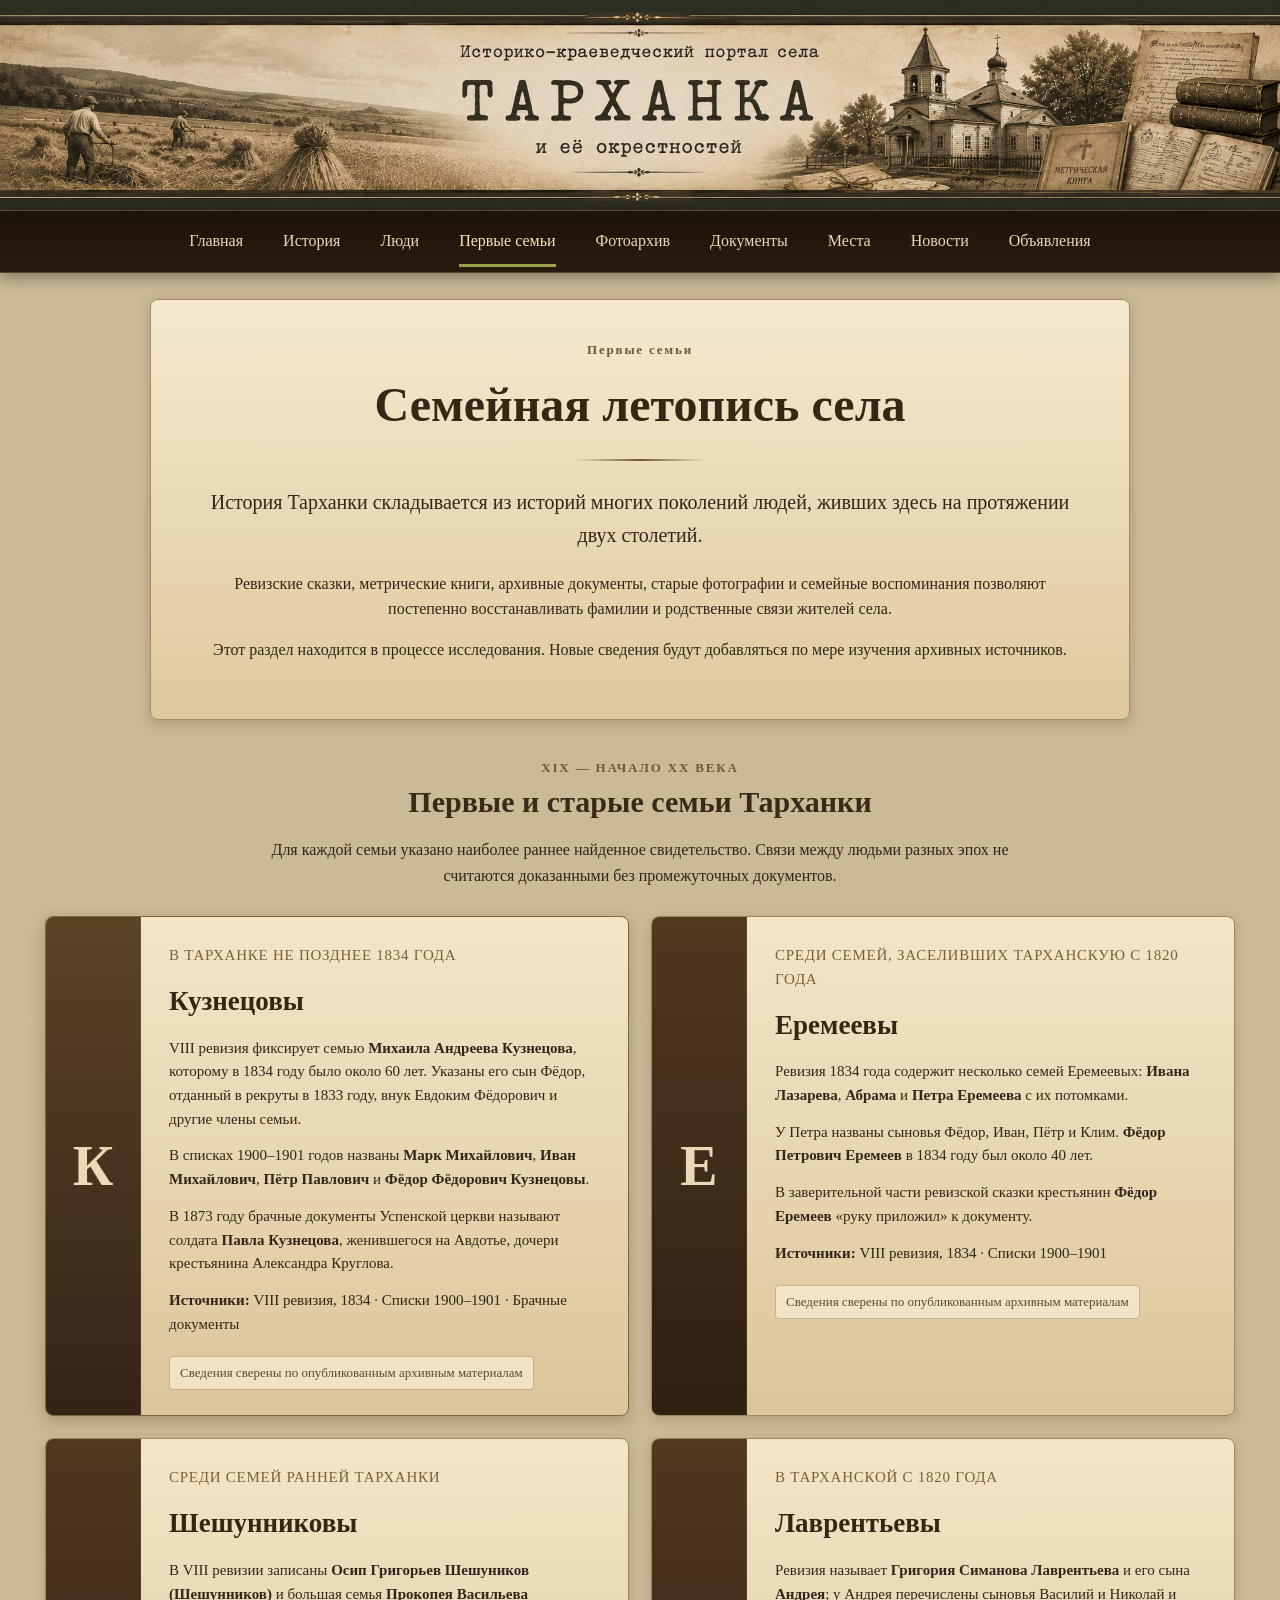
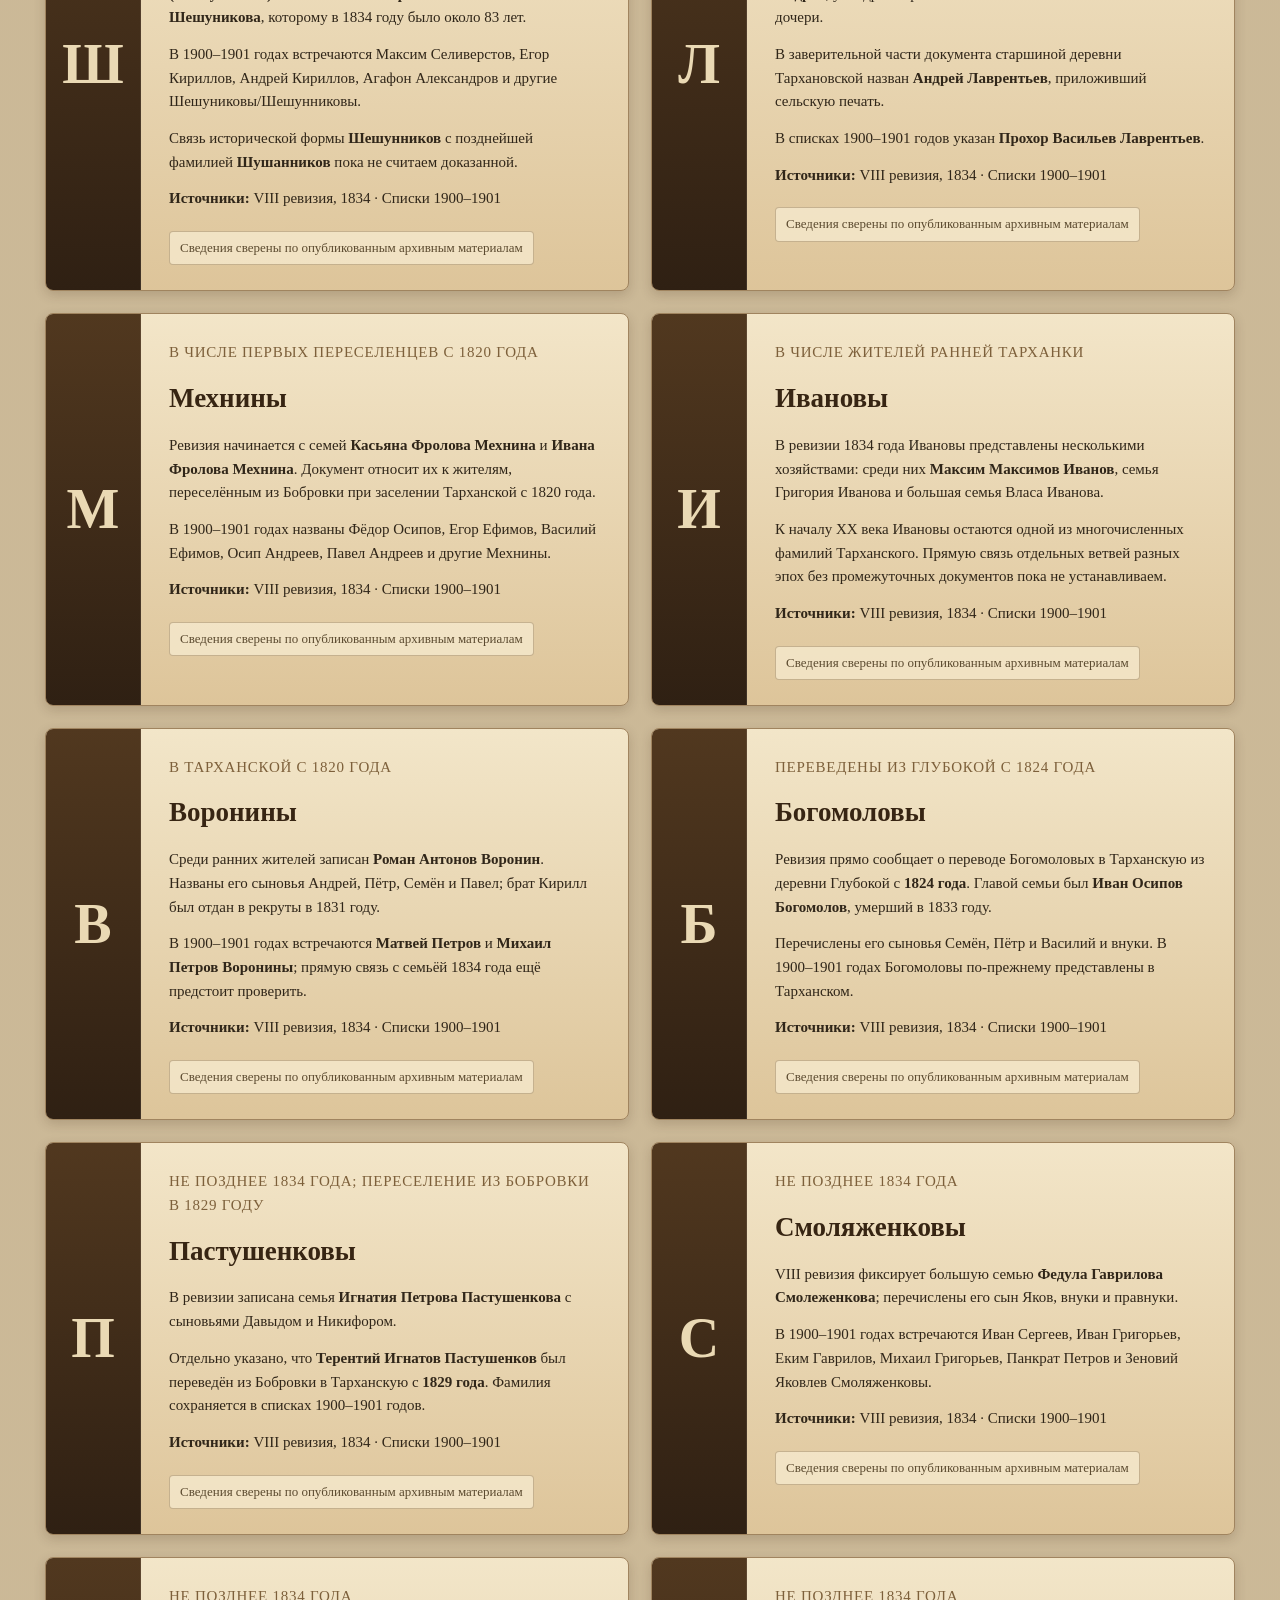
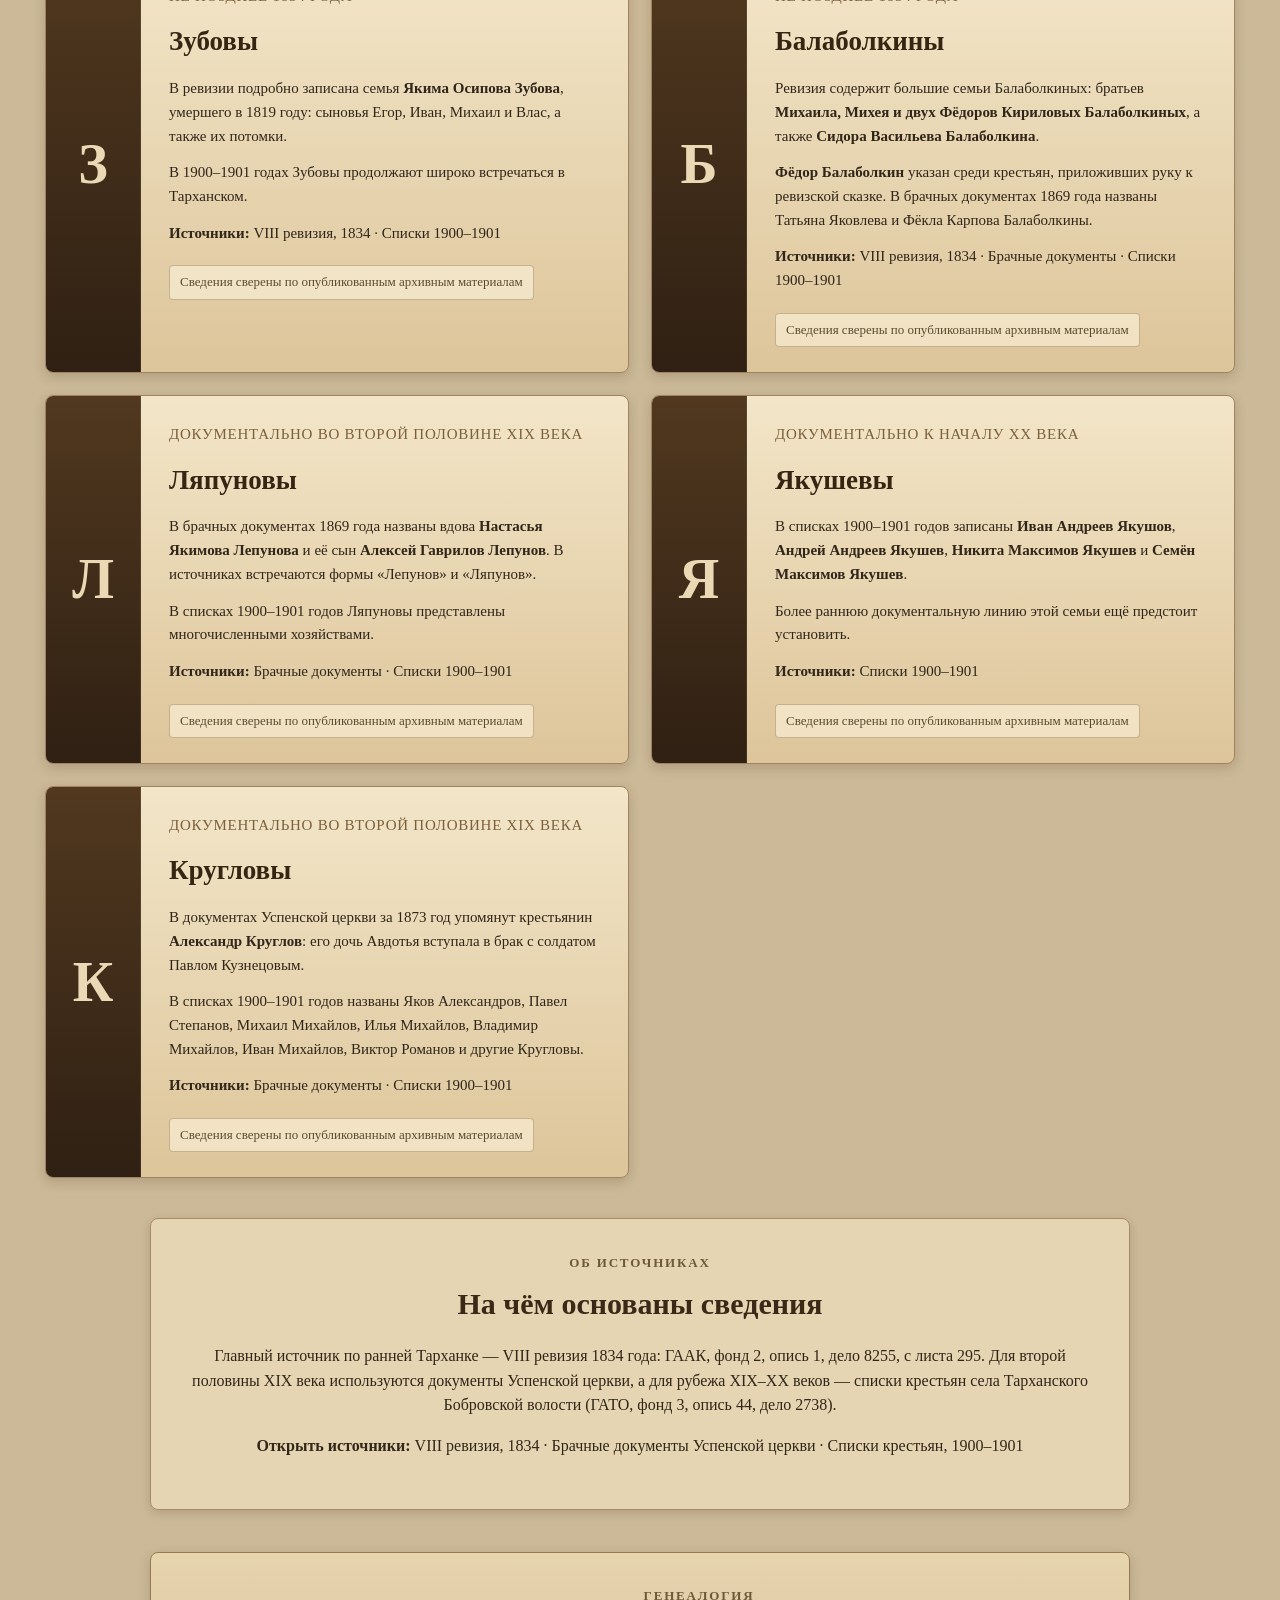
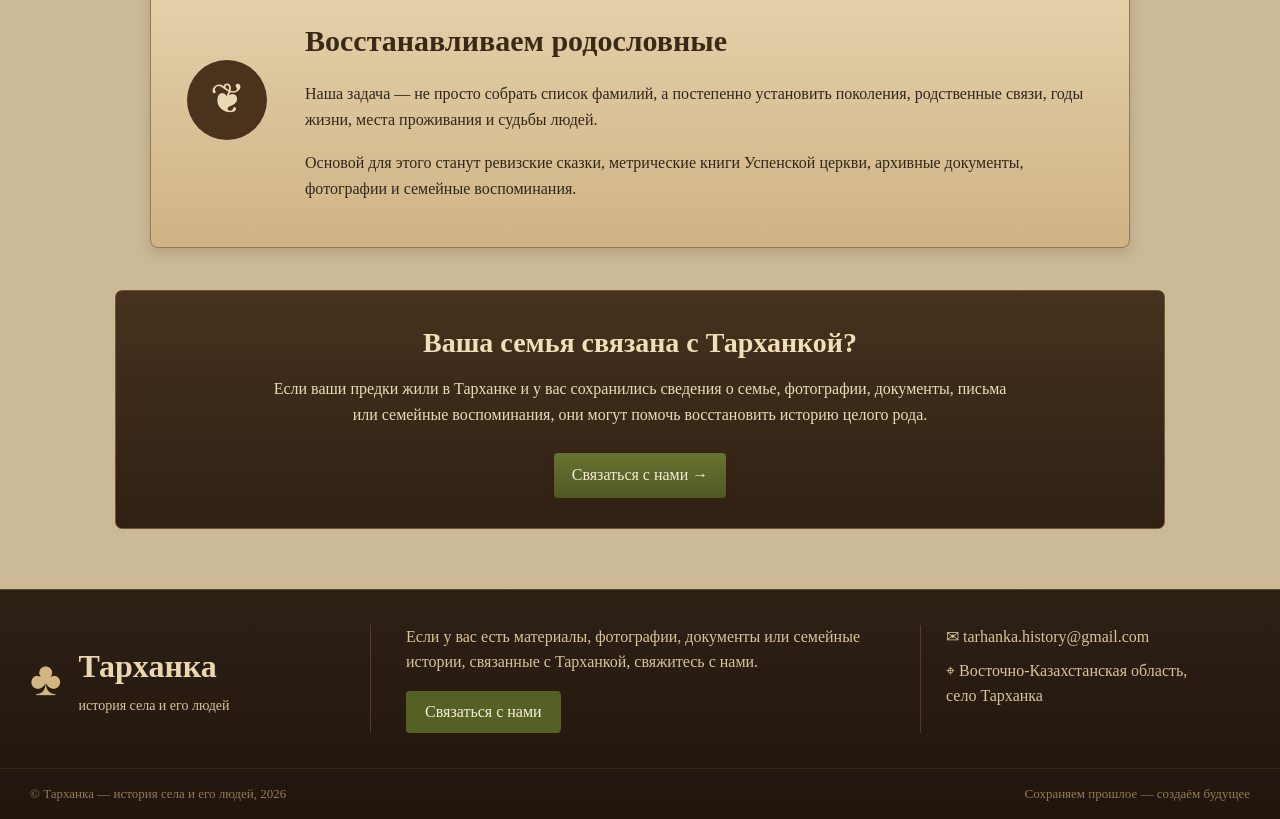
<file: families.html>
<!DOCTYPE html>
<html lang="ru">

<head>
    <meta charset="UTF-8">

    <meta
        name="viewport"
        content="width=device-width, initial-scale=1.0"
    >

    <meta
        name="description"
        content="Первые семьи — старые семьи села, родословные, архивные сведения и семейная история"
    >

    <title>Первые семьи Тарханки</title>

    <link rel="stylesheet" href="style.css">
</head>


<body>


<!-- ==========================================================
     ВЕРХНЯЯ ЧАСТЬ САЙТА
========================================================== -->

<header class="site-header">

    <div
        class="forest-background"
        role="img"
        aria-label="Тарханка"
    >
        <div class="wood-sign"></div>
    </div>


    <nav class="main-nav">

        <div class="nav-container">

            <a href="index.html" class="nav-link">
                Главная
            </a>

            <a href="history.html" class="nav-link">
                История
            </a>

            <a href="people.html" class="nav-link">
                Люди
            </a>

            <a href="families.html" class="nav-link active">
                Первые семьи
            </a>

            <a href="photos.html" class="nav-link">
                Фотоархив
            </a>

            <a href="documents.html" class="nav-link">
                Документы
            </a>

            <a href="places.html" class="nav-link">
                Места
            </a>

            <a href="news.html" class="nav-link">
                Новости
            </a>

            <a href="ads.html" class="nav-link">
                Объявления
            </a>

        </div>

    </nav>

</header>



<!-- ==========================================================
     ОСНОВНОЕ СОДЕРЖИМОЕ
========================================================== -->

<main class="page-container families-page">


    <!-- ======================================================
         ВСТУПЛЕНИЕ
    ======================================================= -->

    <section class="families-intro">

        <p class="section-label">
            Первые семьи
        </p>

        <h1>
            Семейная летопись села
        </h1>

        <div class="decor-line"></div>

        <p class="families-lead">
            История Тарханки складывается из историй
            многих поколений людей, живших здесь
            на протяжении двух столетий.
        </p>

        <p>
            Ревизские сказки, метрические книги,
            архивные документы, старые фотографии
            и семейные воспоминания позволяют
            постепенно восстанавливать фамилии
            и родственные связи жителей села.
        </p>

        <p>
            Этот раздел находится в процессе исследования.
            Новые сведения будут добавляться по мере
            изучения архивных источников.
        </p>

    </section>



    <!-- ======================================================
         ПЕРВЫЕ СЕМЬИ
    ======================================================= -->
    <section class="families-section">
        <div class="families-heading">
            <p class="section-label">XIX — НАЧАЛО XX ВЕКА</p>
            <h2>Первые и старые семьи Тарханки</h2>
            <p>Для каждой семьи указано наиболее раннее найденное свидетельство. Связи между людьми разных эпох не считаются доказанными без промежуточных документов.</p>
        </div>
        <div class="families-grid">
            <article class="family-card family-featured">
                <div class="family-letter">К</div>
                <div class="family-content">
                    <p class="family-period">В Тарханке не позднее 1834 года</p>
                    <h3>Кузнецовы</h3>
                    <p>VIII ревизия фиксирует семью <strong>Михаила Андреева Кузнецова</strong>, которому в 1834 году было около 60 лет. Указаны его сын Фёдор, отданный в рекруты в 1833 году, внук Евдоким Фёдорович и другие члены семьи.</p>
                    <p>В списках 1900–1901 годов названы <strong>Марк Михайлович</strong>, <strong>Иван Михайлович</strong>, <strong>Пётр Павлович</strong> и <strong>Фёдор Фёдорович Кузнецовы</strong>.</p>
                    <p>В 1873 году брачные документы Успенской церкви называют солдата <strong>Павла Кузнецова</strong>, женившегося на Авдотье, дочери крестьянина Александра Круглова.</p>
                    <p class="family-source"><strong>Источники:</strong> <a href="https://genealogy-docs.ru/docs/revision-tales/eighth-rivision/tarkhanskaya-1834/" target="_blank" rel="noopener noreferrer">VIII ревизия, 1834</a> · <a href="https://genealogy-docs.ru/docs/1900-1901/bobrovskaya-volost/Tarkhanskoye/" target="_blank" rel="noopener noreferrer">Списки 1900–1901</a> · <a href="https://genealogy-docs.ru/docs/churches/tarkhanskoye/brachnyye-dokumenty/" target="_blank" rel="noopener noreferrer">Брачные документы</a></p>
                    <div class="family-status">Сведения сверены по опубликованным архивным материалам</div>
                </div>
            </article>
            <article class="family-card">
                <div class="family-letter">Е</div>
                <div class="family-content">
                    <p class="family-period">Среди семей, заселивших Тарханскую с 1820 года</p>
                    <h3>Еремеевы</h3>
                    <p>Ревизия 1834 года содержит несколько семей Еремеевых: <strong>Ивана Лазарева</strong>, <strong>Абрама</strong> и <strong>Петра Еремеева</strong> с их потомками.</p>
                    <p>У Петра названы сыновья Фёдор, Иван, Пётр и Клим. <strong>Фёдор Петрович Еремеев</strong> в 1834 году был около 40 лет.</p>
                    <p>В заверительной части ревизской сказки крестьянин <strong>Фёдор Еремеев</strong> «руку приложил» к документу.</p>
                    <p class="family-source"><strong>Источники:</strong> <a href="https://genealogy-docs.ru/docs/revision-tales/eighth-rivision/tarkhanskaya-1834/" target="_blank" rel="noopener noreferrer">VIII ревизия, 1834</a> · <a href="https://genealogy-docs.ru/docs/1900-1901/bobrovskaya-volost/Tarkhanskoye/" target="_blank" rel="noopener noreferrer">Списки 1900–1901</a></p>
                    <div class="family-status">Сведения сверены по опубликованным архивным материалам</div>
                </div>
            </article>
            <article class="family-card">
                <div class="family-letter">Ш</div>
                <div class="family-content">
                    <p class="family-period">Среди семей ранней Тарханки</p>
                    <h3>Шешунниковы</h3>
                    <p>В VIII ревизии записаны <strong>Осип Григорьев Шешуников (Шешунников)</strong> и большая семья <strong>Прокопея Васильева Шешуникова</strong>, которому в 1834 году было около 83 лет.</p>
                    <p>В 1900–1901 годах встречаются Максим Селиверстов, Егор Кириллов, Андрей Кириллов, Агафон Александров и другие Шешуниковы/Шешунниковы.</p>
                    <p>Связь исторической формы <strong>Шешунников</strong> с позднейшей фамилией <strong>Шушанников</strong> пока не считаем доказанной.</p>
                    <p class="family-source"><strong>Источники:</strong> <a href="https://genealogy-docs.ru/docs/revision-tales/eighth-rivision/tarkhanskaya-1834/" target="_blank" rel="noopener noreferrer">VIII ревизия, 1834</a> · <a href="https://genealogy-docs.ru/docs/1900-1901/bobrovskaya-volost/Tarkhanskoye/" target="_blank" rel="noopener noreferrer">Списки 1900–1901</a></p>
                    <div class="family-status">Сведения сверены по опубликованным архивным материалам</div>
                </div>
            </article>
            <article class="family-card">
                <div class="family-letter">Л</div>
                <div class="family-content">
                    <p class="family-period">В Тарханской с 1820 года</p>
                    <h3>Лаврентьевы</h3>
                    <p>Ревизия называет <strong>Григория Симанова Лаврентьева</strong> и его сына <strong>Андрея</strong>; у Андрея перечислены сыновья Василий и Николай и дочери.</p>
                    <p>В заверительной части документа старшиной деревни Тархановской назван <strong>Андрей Лаврентьев</strong>, приложивший сельскую печать.</p>
                    <p>В списках 1900–1901 годов указан <strong>Прохор Васильев Лаврентьев</strong>.</p>
                    <p class="family-source"><strong>Источники:</strong> <a href="https://genealogy-docs.ru/docs/revision-tales/eighth-rivision/tarkhanskaya-1834/" target="_blank" rel="noopener noreferrer">VIII ревизия, 1834</a> · <a href="https://genealogy-docs.ru/docs/1900-1901/bobrovskaya-volost/Tarkhanskoye/" target="_blank" rel="noopener noreferrer">Списки 1900–1901</a></p>
                    <div class="family-status">Сведения сверены по опубликованным архивным материалам</div>
                </div>
            </article>
            <article class="family-card">
                <div class="family-letter">М</div>
                <div class="family-content">
                    <p class="family-period">В числе первых переселенцев с 1820 года</p>
                    <h3>Мехнины</h3>
                    <p>Ревизия начинается с семей <strong>Касьяна Фролова Мехнина</strong> и <strong>Ивана Фролова Мехнина</strong>. Документ относит их к жителям, переселённым из Бобровки при заселении Тарханской с 1820 года.</p>
                    <p>В 1900–1901 годах названы Фёдор Осипов, Егор Ефимов, Василий Ефимов, Осип Андреев, Павел Андреев и другие Мехнины.</p>
                    <p class="family-source"><strong>Источники:</strong> <a href="https://genealogy-docs.ru/docs/revision-tales/eighth-rivision/tarkhanskaya-1834/" target="_blank" rel="noopener noreferrer">VIII ревизия, 1834</a> · <a href="https://genealogy-docs.ru/docs/1900-1901/bobrovskaya-volost/Tarkhanskoye/" target="_blank" rel="noopener noreferrer">Списки 1900–1901</a></p>
                    <div class="family-status">Сведения сверены по опубликованным архивным материалам</div>
                </div>
            </article>
            <article class="family-card">
                <div class="family-letter">И</div>
                <div class="family-content">
                    <p class="family-period">В числе жителей ранней Тарханки</p>
                    <h3>Ивановы</h3>
                    <p>В ревизии 1834 года Ивановы представлены несколькими хозяйствами: среди них <strong>Максим Максимов Иванов</strong>, семья Григория Иванова и большая семья Власа Иванова.</p>
                    <p>К началу XX века Ивановы остаются одной из многочисленных фамилий Тарханского. Прямую связь отдельных ветвей разных эпох без промежуточных документов пока не устанавливаем.</p>
                    <p class="family-source"><strong>Источники:</strong> <a href="https://genealogy-docs.ru/docs/revision-tales/eighth-rivision/tarkhanskaya-1834/" target="_blank" rel="noopener noreferrer">VIII ревизия, 1834</a> · <a href="https://genealogy-docs.ru/docs/1900-1901/bobrovskaya-volost/Tarkhanskoye/" target="_blank" rel="noopener noreferrer">Списки 1900–1901</a></p>
                    <div class="family-status">Сведения сверены по опубликованным архивным материалам</div>
                </div>
            </article>
            <article class="family-card">
                <div class="family-letter">В</div>
                <div class="family-content">
                    <p class="family-period">В Тарханской с 1820 года</p>
                    <h3>Воронины</h3>
                    <p>Среди ранних жителей записан <strong>Роман Антонов Воронин</strong>. Названы его сыновья Андрей, Пётр, Семён и Павел; брат Кирилл был отдан в рекруты в 1831 году.</p>
                    <p>В 1900–1901 годах встречаются <strong>Матвей Петров</strong> и <strong>Михаил Петров Воронины</strong>; прямую связь с семьёй 1834 года ещё предстоит проверить.</p>
                    <p class="family-source"><strong>Источники:</strong> <a href="https://genealogy-docs.ru/docs/revision-tales/eighth-rivision/tarkhanskaya-1834/" target="_blank" rel="noopener noreferrer">VIII ревизия, 1834</a> · <a href="https://genealogy-docs.ru/docs/1900-1901/bobrovskaya-volost/Tarkhanskoye/" target="_blank" rel="noopener noreferrer">Списки 1900–1901</a></p>
                    <div class="family-status">Сведения сверены по опубликованным архивным материалам</div>
                </div>
            </article>
            <article class="family-card">
                <div class="family-letter">Б</div>
                <div class="family-content">
                    <p class="family-period">Переведены из Глубокой с 1824 года</p>
                    <h3>Богомоловы</h3>
                    <p>Ревизия прямо сообщает о переводе Богомоловых в Тарханскую из деревни Глубокой с <strong>1824 года</strong>. Главой семьи был <strong>Иван Осипов Богомолов</strong>, умерший в 1833 году.</p>
                    <p>Перечислены его сыновья Семён, Пётр и Василий и внуки. В 1900–1901 годах Богомоловы по-прежнему представлены в Тарханском.</p>
                    <p class="family-source"><strong>Источники:</strong> <a href="https://genealogy-docs.ru/docs/revision-tales/eighth-rivision/tarkhanskaya-1834/" target="_blank" rel="noopener noreferrer">VIII ревизия, 1834</a> · <a href="https://genealogy-docs.ru/docs/1900-1901/bobrovskaya-volost/Tarkhanskoye/" target="_blank" rel="noopener noreferrer">Списки 1900–1901</a></p>
                    <div class="family-status">Сведения сверены по опубликованным архивным материалам</div>
                </div>
            </article>
            <article class="family-card">
                <div class="family-letter">П</div>
                <div class="family-content">
                    <p class="family-period">Не позднее 1834 года; переселение из Бобровки в 1829 году</p>
                    <h3>Пастушенковы</h3>
                    <p>В ревизии записана семья <strong>Игнатия Петрова Пастушенкова</strong> с сыновьями Давыдом и Никифором.</p>
                    <p>Отдельно указано, что <strong>Терентий Игнатов Пастушенков</strong> был переведён из Бобровки в Тарханскую с <strong>1829 года</strong>. Фамилия сохраняется в списках 1900–1901 годов.</p>
                    <p class="family-source"><strong>Источники:</strong> <a href="https://genealogy-docs.ru/docs/revision-tales/eighth-rivision/tarkhanskaya-1834/" target="_blank" rel="noopener noreferrer">VIII ревизия, 1834</a> · <a href="https://genealogy-docs.ru/docs/1900-1901/bobrovskaya-volost/Tarkhanskoye/" target="_blank" rel="noopener noreferrer">Списки 1900–1901</a></p>
                    <div class="family-status">Сведения сверены по опубликованным архивным материалам</div>
                </div>
            </article>
            <article class="family-card">
                <div class="family-letter">С</div>
                <div class="family-content">
                    <p class="family-period">Не позднее 1834 года</p>
                    <h3>Смоляженковы</h3>
                    <p>VIII ревизия фиксирует большую семью <strong>Федула Гаврилова Смолеженкова</strong>; перечислены его сын Яков, внуки и правнуки.</p>
                    <p>В 1900–1901 годах встречаются Иван Сергеев, Иван Григорьев, Еким Гаврилов, Михаил Григорьев, Панкрат Петров и Зеновий Яковлев Смоляженковы.</p>
                    <p class="family-source"><strong>Источники:</strong> <a href="https://genealogy-docs.ru/docs/revision-tales/eighth-rivision/tarkhanskaya-1834/" target="_blank" rel="noopener noreferrer">VIII ревизия, 1834</a> · <a href="https://genealogy-docs.ru/docs/1900-1901/bobrovskaya-volost/Tarkhanskoye/" target="_blank" rel="noopener noreferrer">Списки 1900–1901</a></p>
                    <div class="family-status">Сведения сверены по опубликованным архивным материалам</div>
                </div>
            </article>
            <article class="family-card">
                <div class="family-letter">З</div>
                <div class="family-content">
                    <p class="family-period">Не позднее 1834 года</p>
                    <h3>Зубовы</h3>
                    <p>В ревизии подробно записана семья <strong>Якима Осипова Зубова</strong>, умершего в 1819 году: сыновья Егор, Иван, Михаил и Влас, а также их потомки.</p>
                    <p>В 1900–1901 годах Зубовы продолжают широко встречаться в Тарханском.</p>
                    <p class="family-source"><strong>Источники:</strong> <a href="https://genealogy-docs.ru/docs/revision-tales/eighth-rivision/tarkhanskaya-1834/" target="_blank" rel="noopener noreferrer">VIII ревизия, 1834</a> · <a href="https://genealogy-docs.ru/docs/1900-1901/bobrovskaya-volost/Tarkhanskoye/" target="_blank" rel="noopener noreferrer">Списки 1900–1901</a></p>
                    <div class="family-status">Сведения сверены по опубликованным архивным материалам</div>
                </div>
            </article>
            <article class="family-card">
                <div class="family-letter">Б</div>
                <div class="family-content">
                    <p class="family-period">Не позднее 1834 года</p>
                    <h3>Балаболкины</h3>
                    <p>Ревизия содержит большие семьи Балаболкиных: братьев <strong>Михаила, Михея и двух Фёдоров Кириловых Балаболкиных</strong>, а также <strong>Сидора Васильева Балаболкина</strong>.</p>
                    <p><strong>Фёдор Балаболкин</strong> указан среди крестьян, приложивших руку к ревизской сказке. В брачных документах 1869 года названы Татьяна Яковлева и Фёкла Карпова Балаболкины.</p>
                    <p class="family-source"><strong>Источники:</strong> <a href="https://genealogy-docs.ru/docs/revision-tales/eighth-rivision/tarkhanskaya-1834/" target="_blank" rel="noopener noreferrer">VIII ревизия, 1834</a> · <a href="https://genealogy-docs.ru/docs/churches/tarkhanskoye/brachnyye-dokumenty/" target="_blank" rel="noopener noreferrer">Брачные документы</a> · <a href="https://genealogy-docs.ru/docs/1900-1901/bobrovskaya-volost/Tarkhanskoye/" target="_blank" rel="noopener noreferrer">Списки 1900–1901</a></p>
                    <div class="family-status">Сведения сверены по опубликованным архивным материалам</div>
                </div>
            </article>
            <article class="family-card">
                <div class="family-letter">Л</div>
                <div class="family-content">
                    <p class="family-period">Документально во второй половине XIX века</p>
                    <h3>Ляпуновы</h3>
                    <p>В брачных документах 1869 года названы вдова <strong>Настасья Якимова Лепунова</strong> и её сын <strong>Алексей Гаврилов Лепунов</strong>. В источниках встречаются формы «Лепунов» и «Ляпунов».</p>
                    <p>В списках 1900–1901 годов Ляпуновы представлены многочисленными хозяйствами.</p>
                    <p class="family-source"><strong>Источники:</strong> <a href="https://genealogy-docs.ru/docs/churches/tarkhanskoye/brachnyye-dokumenty/" target="_blank" rel="noopener noreferrer">Брачные документы</a> · <a href="https://genealogy-docs.ru/docs/1900-1901/bobrovskaya-volost/Tarkhanskoye/" target="_blank" rel="noopener noreferrer">Списки 1900–1901</a></p>
                    <div class="family-status">Сведения сверены по опубликованным архивным материалам</div>
                </div>
            </article>
            <article class="family-card">
                <div class="family-letter">Я</div>
                <div class="family-content">
                    <p class="family-period">Документально к началу XX века</p>
                    <h3>Якушевы</h3>
                    <p>В списках 1900–1901 годов записаны <strong>Иван Андреев Якушов</strong>, <strong>Андрей Андреев Якушев</strong>, <strong>Никита Максимов Якушев</strong> и <strong>Семён Максимов Якушев</strong>.</p>
                    <p>Более раннюю документальную линию этой семьи ещё предстоит установить.</p>
                    <p class="family-source"><strong>Источники:</strong> <a href="https://genealogy-docs.ru/docs/1900-1901/bobrovskaya-volost/Tarkhanskoye/" target="_blank" rel="noopener noreferrer">Списки 1900–1901</a></p>
                    <div class="family-status">Сведения сверены по опубликованным архивным материалам</div>
                </div>
            </article>
            <article class="family-card">
                <div class="family-letter">К</div>
                <div class="family-content">
                    <p class="family-period">Документально во второй половине XIX века</p>
                    <h3>Кругловы</h3>
                    <p>В документах Успенской церкви за 1873 год упомянут крестьянин <strong>Александр Круглов</strong>: его дочь Авдотья вступала в брак с солдатом Павлом Кузнецовым.</p>
                    <p>В списках 1900–1901 годов названы Яков Александров, Павел Степанов, Михаил Михайлов, Илья Михайлов, Владимир Михайлов, Иван Михайлов, Виктор Романов и другие Кругловы.</p>
                    <p class="family-source"><strong>Источники:</strong> <a href="https://genealogy-docs.ru/docs/churches/tarkhanskoye/brachnyye-dokumenty/" target="_blank" rel="noopener noreferrer">Брачные документы</a> · <a href="https://genealogy-docs.ru/docs/1900-1901/bobrovskaya-volost/Tarkhanskoye/" target="_blank" rel="noopener noreferrer">Списки 1900–1901</a></p>
                    <div class="family-status">Сведения сверены по опубликованным архивным материалам</div>
                </div>
            </article>
        </div>
    </section>

    <section class="family-other">
        <p class="section-label">ОБ ИСТОЧНИКАХ</p>
        <h2>На чём основаны сведения</h2>
        <p>Главный источник по ранней Тарханке — VIII ревизия 1834 года: ГААК, фонд 2, опись 1, дело 8255, с листа 295. Для второй половины XIX века используются документы Успенской церкви, а для рубежа XIX–XX веков — списки крестьян села Тарханского Бобровской волости (ГАТО, фонд 3, опись 44, дело 2738).</p>
        <p class="family-source"><strong>Открыть источники:</strong>
            <a href="https://genealogy-docs.ru/docs/revision-tales/eighth-rivision/tarkhanskaya-1834/" target="_blank" rel="noopener noreferrer">VIII ревизия, 1834</a> ·
            <a href="https://genealogy-docs.ru/docs/churches/tarkhanskoye/brachnyye-dokumenty/" target="_blank" rel="noopener noreferrer">Брачные документы Успенской церкви</a> ·
            <a href="https://genealogy-docs.ru/docs/1900-1901/bobrovskaya-volost/Tarkhanskoye/" target="_blank" rel="noopener noreferrer">Списки крестьян, 1900–1901</a>
        </p>
    </section>

    <!-- ======================================================
         КАК БУДЕМ СТРОИТЬ РОДОСЛОВНЫЕ
    ======================================================= -->

    <section class="family-research">

        <div class="family-research-symbol">
            ❦
        </div>

        <div>

            <p class="section-label">
                ГЕНЕАЛОГИЯ
            </p>

            <h2>
                Восстанавливаем родословные
            </h2>

            <p>
                Наша задача — не просто собрать список фамилий,
                а постепенно установить поколения,
                родственные связи, годы жизни,
                места проживания и судьбы людей.
            </p>

            <p>
                Основой для этого станут ревизские сказки,
                метрические книги Успенской церкви,
                архивные документы, фотографии
                и семейные воспоминания.
            </p>

        </div>

    </section>



    <!-- ======================================================
         ПОМОЩЬ ЖИТЕЛЕЙ
    ======================================================= -->

    <section class="participate">

        <h2>
            Ваша семья связана с Тарханкой?
        </h2>

        <p>
            Если ваши предки жили в Тарханке
            и у вас сохранились сведения о семье,
            фотографии, документы, письма
            или семейные воспоминания,
            они могут помочь восстановить
            историю целого рода.
        </p>

        <a
            href="contacts.html"
            class="history-button"
        >
            Связаться с нами →
        </a>

    </section>


</main>



<!-- ==========================================================
     FOOTER
========================================================== -->

<footer class="site-footer">

    <div class="footer-container">

        <div class="footer-brand">

            <div class="footer-tree">
                ♣
            </div>

            <div>

                <h2>
                    Тарханка
                </h2>

                <p>
                    история села и его людей
                </p>

            </div>

        </div>


        <div class="footer-contribute">

            <p>
                Если у вас есть материалы,
                фотографии, документы
                или семейные истории,
                связанные с Тарханкой,
                свяжитесь с нами.
            </p>

            <a
                href="contacts.html"
                class="footer-button"
            >
                Связаться с нами
            </a>

        </div>


        <div class="footer-contacts">

            <p>
                ✉
                <a href="contacts.html">
                    tarhanka.history@gmail.com
                </a>
            </p>

            <p>
                ⌖ Восточно-Казахстанская область,<br>
                село Тарханка
            </p>

        </div>

    </div>


    <div class="footer-bottom">

        <span>
            © Тарханка —
            история села и его людей, 2026
        </span>

        <span>
            Сохраняем прошлое —
            создаём будущее
        </span>

    </div>

</footer>


</body>

</html>
</file>
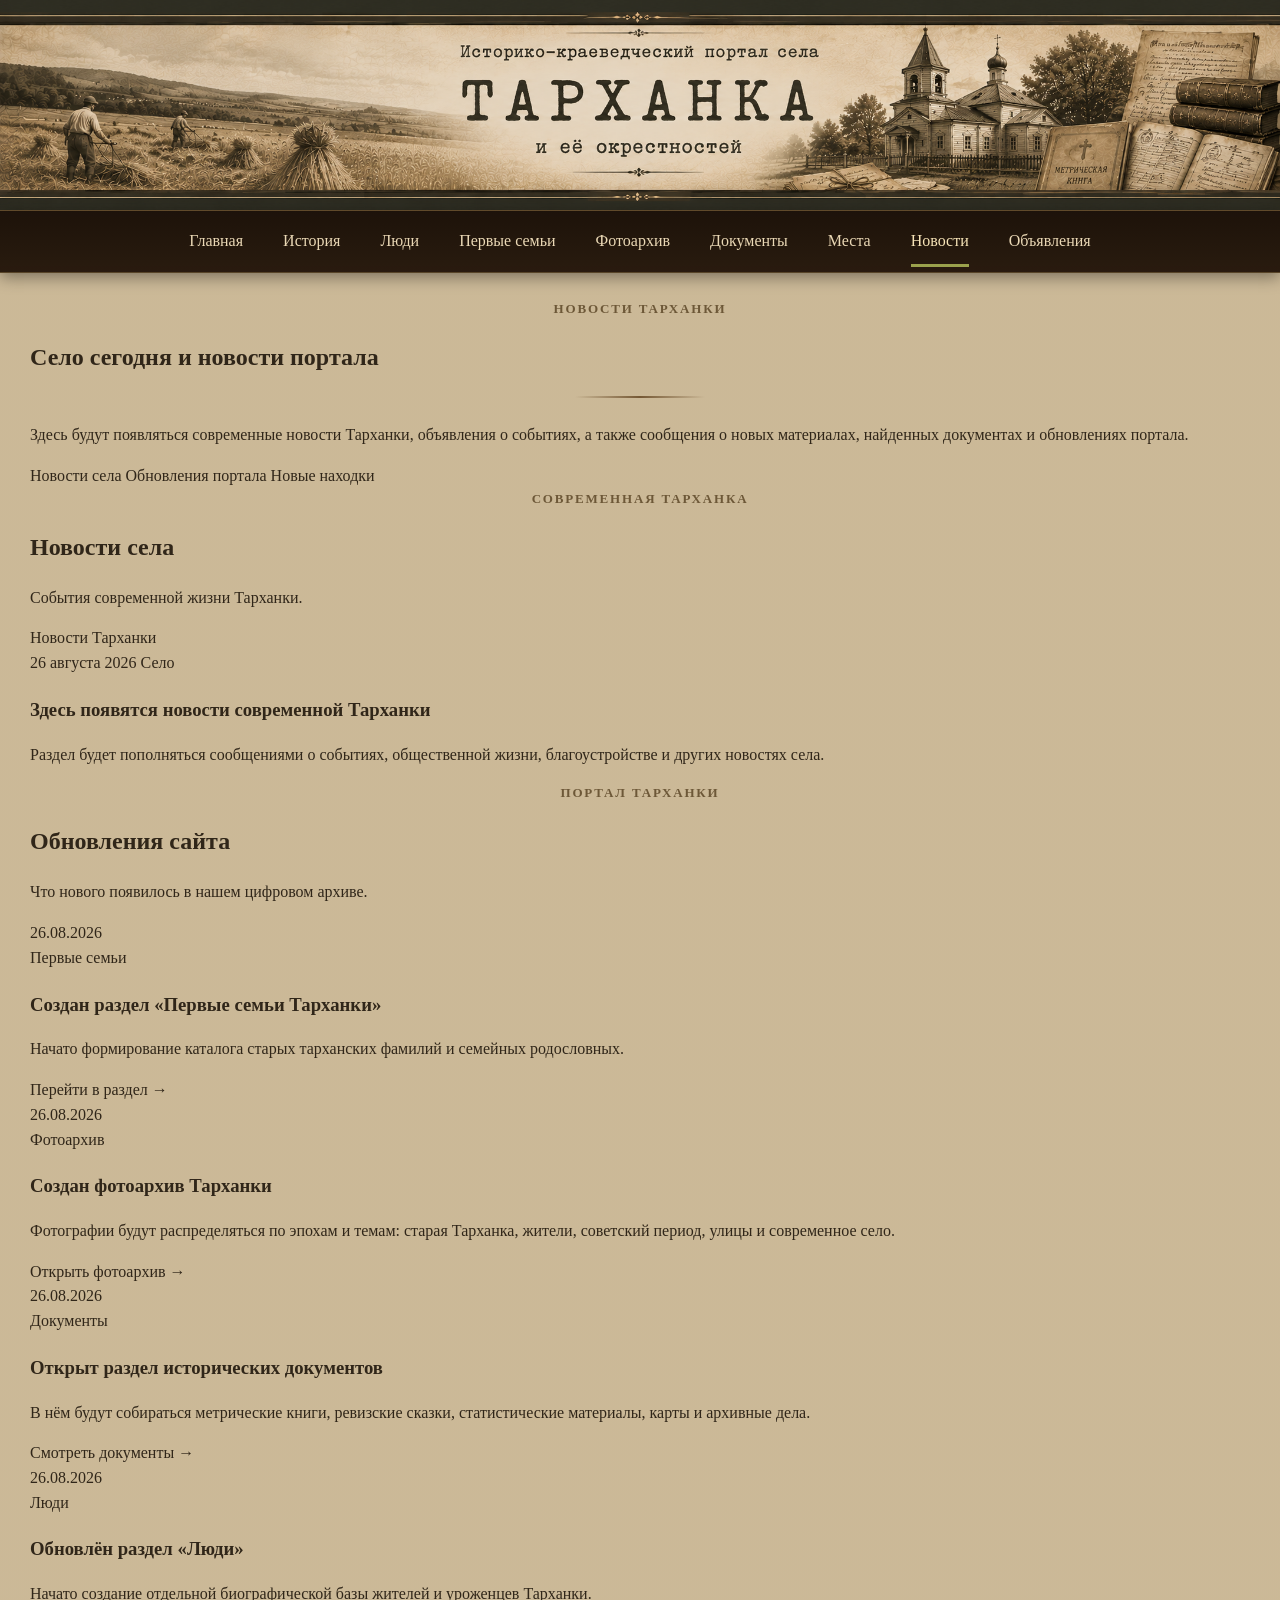
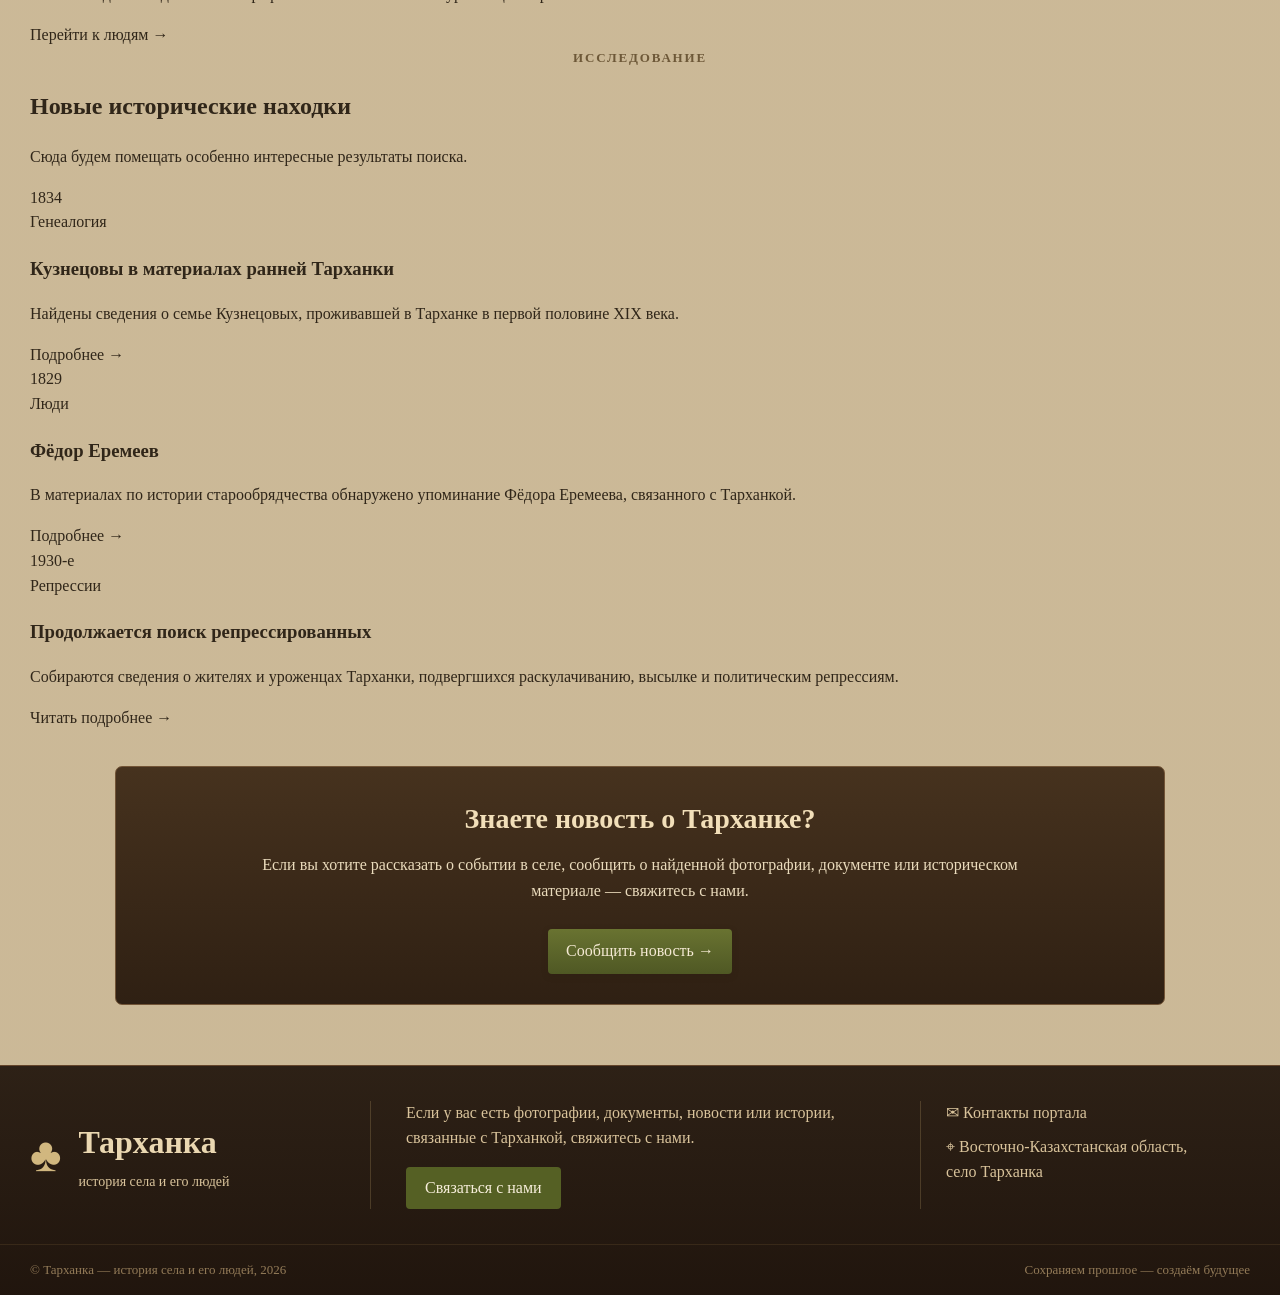
<file: news.html>
<!DOCTYPE html>
<html lang="ru">

<head>
    <meta charset="UTF-8">

    <meta
        name="viewport"
        content="width=device-width, initial-scale=1.0"
    >

    <meta
        name="description"
        content="Новости села Тарханка и обновления исторического портала"
    >

    <title>Новости Тарханки</title>

    <link rel="stylesheet" href="style.css">
</head>


<body>


<!-- ==========================================================
     ВЕРХНЯЯ ЧАСТЬ САЙТА
========================================================== -->

<header class="site-header">

    <div
        class="forest-background"
        role="img"
        aria-label="Тарханка"
    >
        <div class="wood-sign"></div>
    </div>


    <nav class="main-nav">

        <div class="nav-container">

            <a href="index.html" class="nav-link">
                Главная
            </a>

            <a href="history.html" class="nav-link">
                История
            </a>

            <a href="people.html" class="nav-link">
                Люди
            </a>

            <a href="families.html" class="nav-link">
                Первые семьи
            </a>

            <a href="photos.html" class="nav-link">
                Фотоархив
            </a>

            <a href="documents.html" class="nav-link">
                Документы
            </a>

            <a href="places.html" class="nav-link">
                Места
            </a>

            <a href="news.html" class="nav-link active">
                Новости
            </a>

            <a href="ads.html" class="nav-link">
                Объявления
            </a>

        </div>

    </nav>

</header>



<!-- ==========================================================
     ОСНОВНОЕ СОДЕРЖИМОЕ
========================================================== -->

<main class="page-container news-page">


    <!-- ======================================================
         ВСТУПЛЕНИЕ
    ======================================================= -->

    <section class="news-intro">

        <p class="section-label">
            НОВОСТИ ТАРХАНКИ
        </p>

        <h1>
            Село сегодня и новости портала
        </h1>

        <div class="decor-line"></div>

        <p class="news-lead">
            Здесь будут появляться современные новости
            Тарханки, объявления о событиях,
            а также сообщения о новых материалах,
            найденных документах и обновлениях портала.
        </p>

    </section>



    <!-- ======================================================
         ПЕРЕКЛЮЧАТЕЛИ
    ======================================================= -->

    <section class="news-navigation">

        <a href="#village-news">
            Новости села
        </a>

        <a href="#portal-news">
            Обновления портала
        </a>

        <a href="#archive-news">
            Новые находки
        </a>

    </section>



    <!-- ======================================================
         НОВОСТИ СЕЛА
    ======================================================= -->

    <section
        class="news-section"
        id="village-news"
    >

        <div class="news-section-heading">

            <p class="section-label">
                СОВРЕМЕННАЯ ТАРХАНКА
            </p>

            <h2>
                Новости села
            </h2>

            <p>
                События современной жизни Тарханки.
            </p>

        </div>


        <div class="news-grid">


            <!-- Заглушка для будущей новости -->

            <article class="news-card">

                <div class="news-card-image news-placeholder">
                    Новости Тарханки
                </div>

                <div class="news-card-content">

                    <div class="news-meta">
                        <time datetime="2026-08-26">
                            26 августа 2026
                        </time>

                        <span class="news-tag">
                            Село
                        </span>
                    </div>

                    <h3>
                        Здесь появятся новости современной Тарханки
                    </h3>

                    <p>
                        Раздел будет пополняться сообщениями
                        о событиях, общественной жизни,
                        благоустройстве и других новостях села.
                    </p>

                </div>

            </article>


        </div>

    </section>



    <!-- ======================================================
         ОБНОВЛЕНИЯ ПОРТАЛА
    ======================================================= -->

    <section
        class="news-section"
        id="portal-news"
    >

        <div class="news-section-heading">

            <p class="section-label">
                ПОРТАЛ ТАРХАНКИ
            </p>

            <h2>
                Обновления сайта
            </h2>

            <p>
                Что нового появилось
                в нашем цифровом архиве.
            </p>

        </div>


        <div class="portal-news-list">


            <article class="portal-news-item">

                <div class="portal-news-date">
                    26.08.2026
                </div>

                <div class="portal-news-content">

                    <span class="news-tag">
                        Первые семьи
                    </span>

                    <h3>
                        Создан раздел «Первые семьи Тарханки»
                    </h3>

                    <p>
                        Начато формирование каталога
                        старых тарханских фамилий
                        и семейных родословных.
                    </p>

                    <a href="families.html">
                        Перейти в раздел →
                    </a>

                </div>

            </article>



            <article class="portal-news-item">

                <div class="portal-news-date">
                    26.08.2026
                </div>

                <div class="portal-news-content">

                    <span class="news-tag">
                        Фотоархив
                    </span>

                    <h3>
                        Создан фотоархив Тарханки
                    </h3>

                    <p>
                        Фотографии будут распределяться
                        по эпохам и темам:
                        старая Тарханка,
                        жители, советский период,
                        улицы и современное село.
                    </p>

                    <a href="photos.html">
                        Открыть фотоархив →
                    </a>

                </div>

            </article>



            <article class="portal-news-item">

                <div class="portal-news-date">
                    26.08.2026
                </div>

                <div class="portal-news-content">

                    <span class="news-tag">
                        Документы
                    </span>

                    <h3>
                        Открыт раздел исторических документов
                    </h3>

                    <p>
                        В нём будут собираться
                        метрические книги,
                        ревизские сказки,
                        статистические материалы,
                        карты и архивные дела.
                    </p>

                    <a href="documents.html">
                        Смотреть документы →
                    </a>

                </div>

            </article>



            <article class="portal-news-item">

                <div class="portal-news-date">
                    26.08.2026
                </div>

                <div class="portal-news-content">

                    <span class="news-tag">
                        Люди
                    </span>

                    <h3>
                        Обновлён раздел «Люди»
                    </h3>

                    <p>
                        Начато создание отдельной
                        биографической базы жителей
                        и уроженцев Тарханки.
                    </p>

                    <a href="people.html">
                        Перейти к людям →
                    </a>

                </div>

            </article>


        </div>

    </section>



    <!-- ======================================================
         АРХИВНЫЕ НАХОДКИ
    ======================================================= -->

    <section
        class="news-section"
        id="archive-news"
    >

        <div class="news-section-heading">

            <p class="section-label">
                ИССЛЕДОВАНИЕ
            </p>

            <h2>
                Новые исторические находки
            </h2>

            <p>
                Сюда будем помещать
                особенно интересные результаты поиска.
            </p>

        </div>


        <div class="archive-news-grid">


            <article class="archive-news-card">

                <div class="archive-news-year">
                    1834
                </div>

                <div>

                    <span class="news-tag">
                        Генеалогия
                    </span>

                    <h3>
                        Кузнецовы в материалах ранней Тарханки
                    </h3>

                    <p>
                        Найдены сведения о семье Кузнецовых,
                        проживавшей в Тарханке
                        в первой половине XIX века.
                    </p>

                    <a href="families.html">
                        Подробнее →
                    </a>

                </div>

            </article>



            <article class="archive-news-card">

                <div class="archive-news-year">
                    1829
                </div>

                <div>

                    <span class="news-tag">
                        Люди
                    </span>

                    <h3>
                        Фёдор Еремеев
                    </h3>

                    <p>
                        В материалах по истории
                        старообрядчества обнаружено
                        упоминание Фёдора Еремеева,
                        связанного с Тарханкой.
                    </p>

                    <a href="people.html">
                        Подробнее →
                    </a>

                </div>

            </article>



            <article class="archive-news-card">

                <div class="archive-news-year">
                    1930-е
                </div>

                <div>

                    <span class="news-tag">
                        Репрессии
                    </span>

                    <h3>
                        Продолжается поиск репрессированных
                    </h3>

                    <p>
                        Собираются сведения
                        о жителях и уроженцах Тарханки,
                        подвергшихся раскулачиванию,
                        высылке и политическим репрессиям.
                    </p>

                    <a href="history.html#repressions">
                        Читать подробнее →
                    </a>

                </div>

            </article>


        </div>

    </section>



    <!-- ======================================================
         ПРЕДЛОЖИТЬ НОВОСТЬ
    ======================================================= -->

    <section class="participate">

        <h2>
            Знаете новость о Тарханке?
        </h2>

        <p>
            Если вы хотите рассказать
            о событии в селе,
            сообщить о найденной фотографии,
            документе или историческом материале —
            свяжитесь с нами.
        </p>

        <a
            href="contacts.html"
            class="history-button"
        >
            Сообщить новость →
        </a>

    </section>


</main>



<!-- ==========================================================
     FOOTER
========================================================== -->

<footer class="site-footer">

    <div class="footer-container">

        <div class="footer-brand">

            <div class="footer-tree">
                ♣
            </div>

            <div>

                <h2>
                    Тарханка
                </h2>

                <p>
                    история села и его людей
                </p>

            </div>

        </div>


        <div class="footer-contribute">

            <p>
                Если у вас есть фотографии,
                документы, новости или истории,
                связанные с Тарханкой,
                свяжитесь с нами.
            </p>

            <a
                href="contacts.html"
                class="footer-button"
            >
                Связаться с нами
            </a>

        </div>


        <div class="footer-contacts">

            <p>
                ✉
                <a href="contacts.html">
                    Контакты портала
                </a>
            </p>

            <p>
                ⌖ Восточно-Казахстанская область,<br>
                село Тарханка
            </p>

        </div>

    </div>


    <div class="footer-bottom">

        <span>
            © Тарханка —
            история села и его людей, 2026
        </span>

        <span>
            Сохраняем прошлое —
            создаём будущее
        </span>

    </div>

</footer>


</body>

</html>
</file>
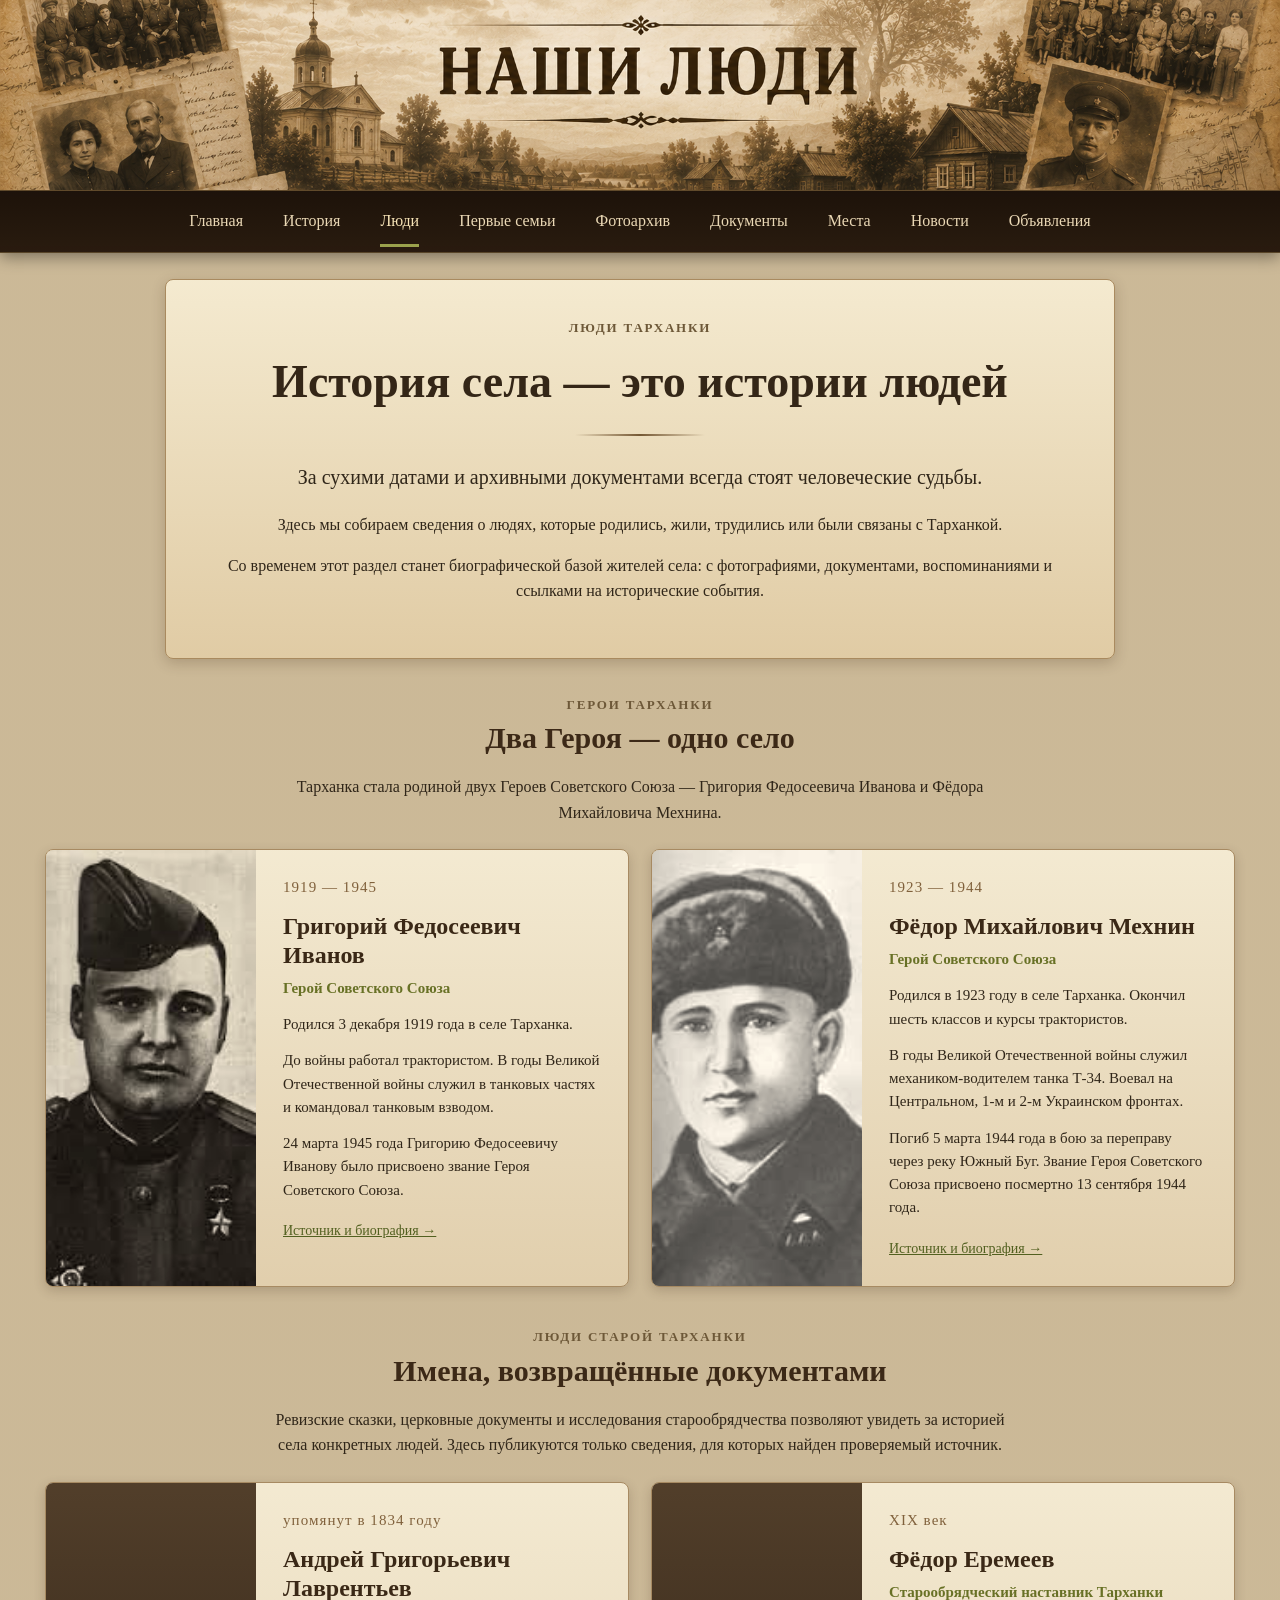
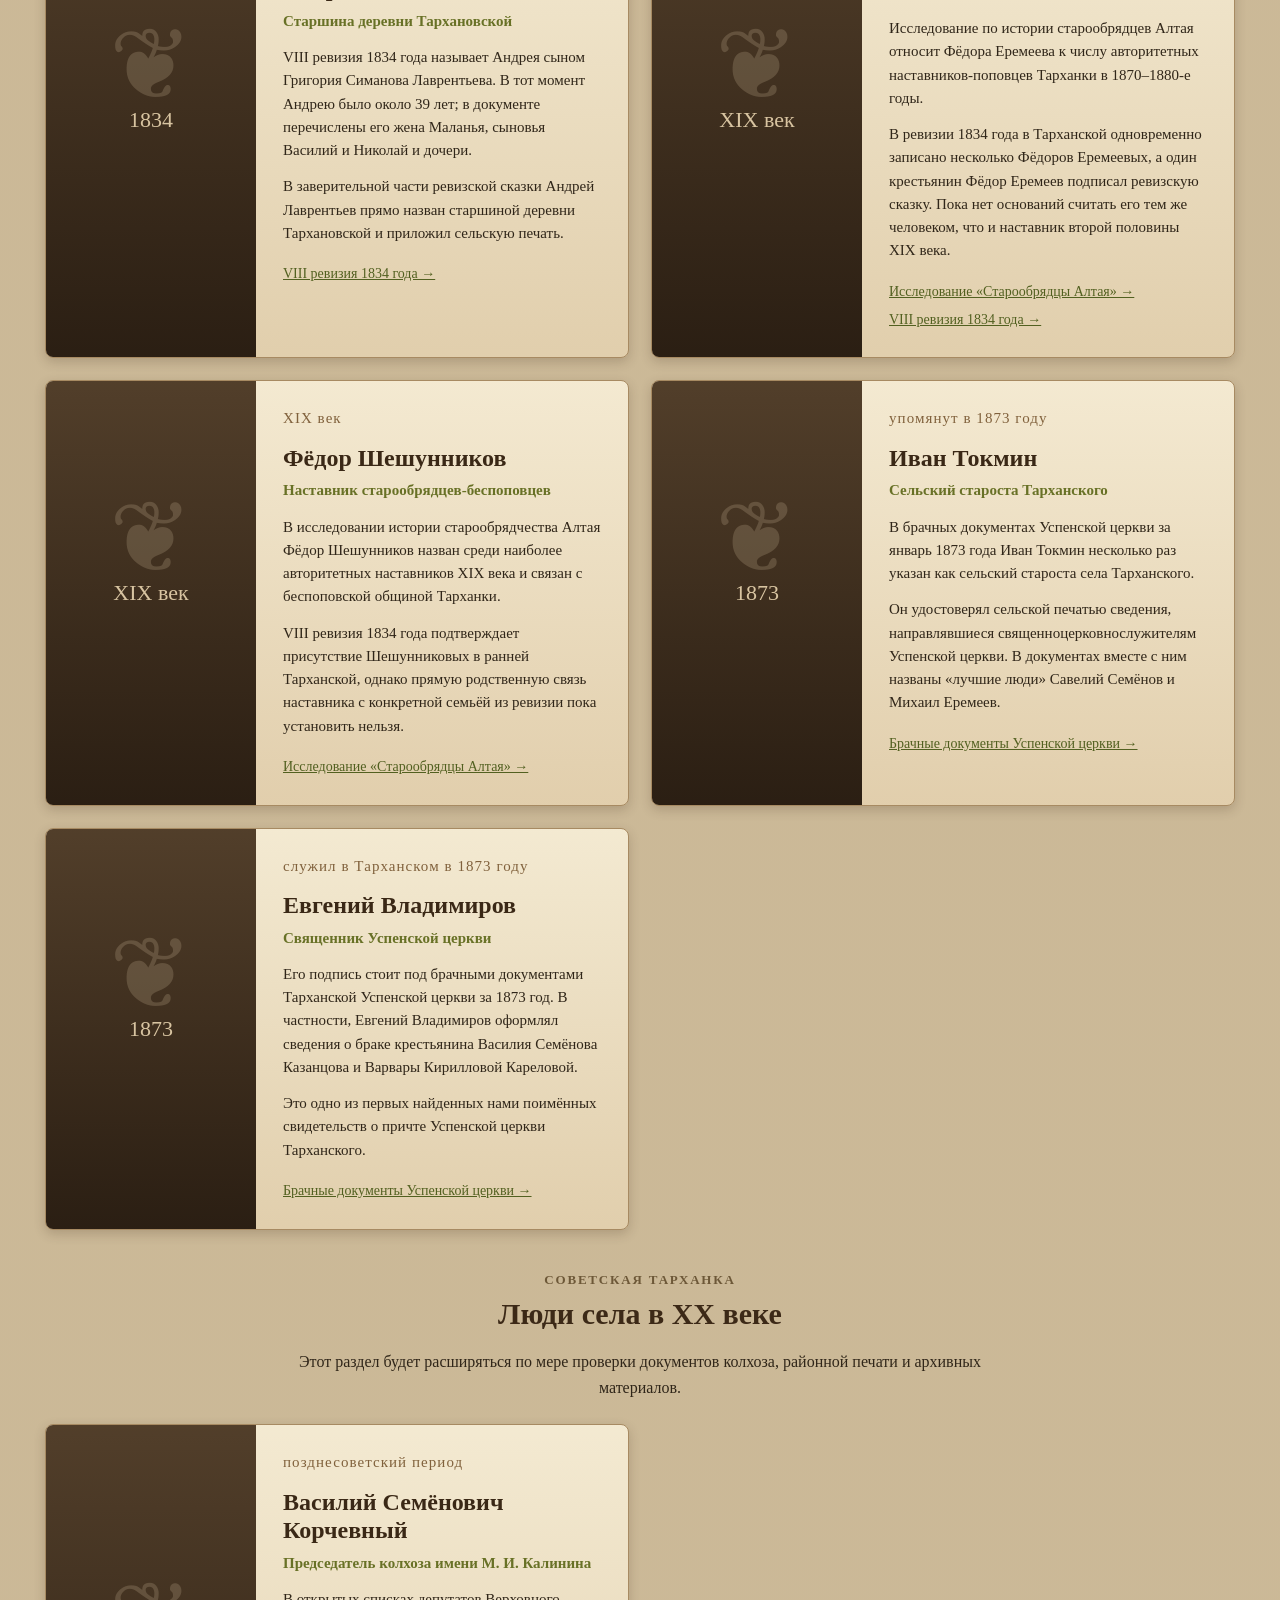
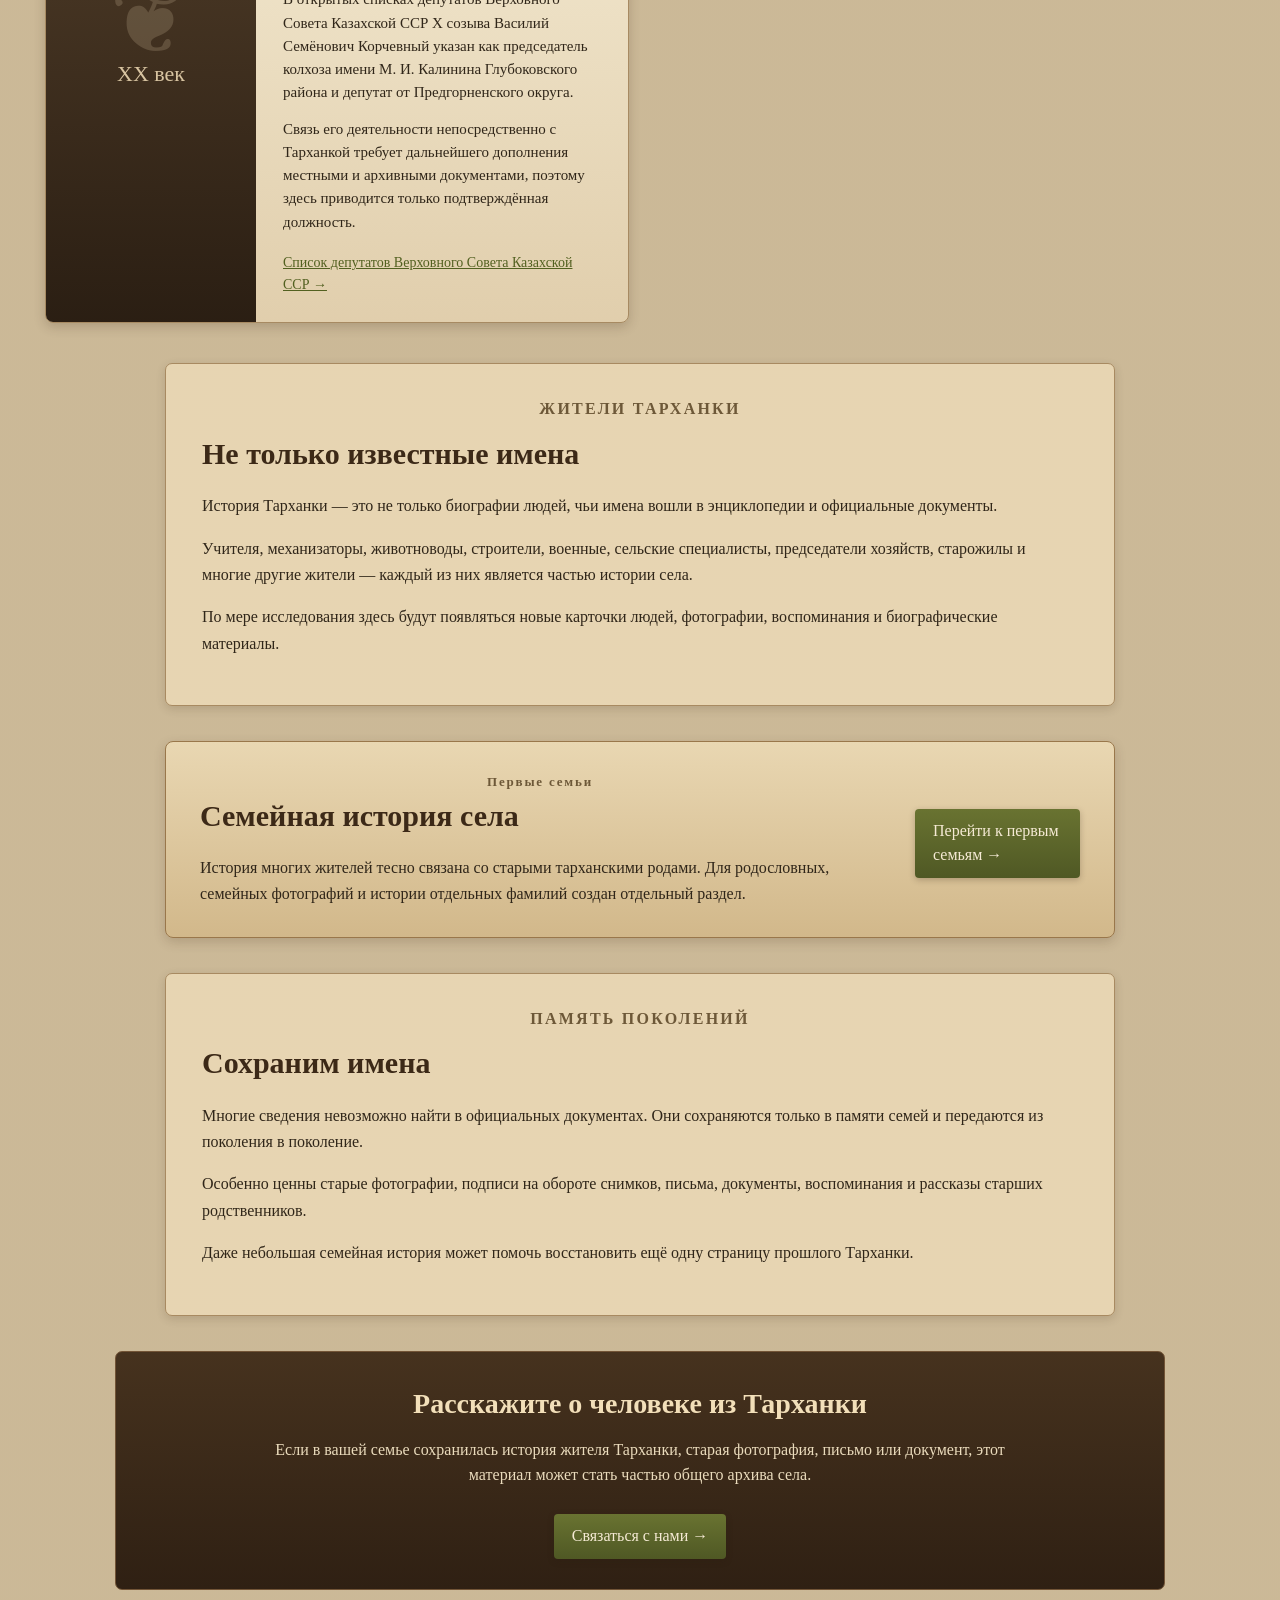
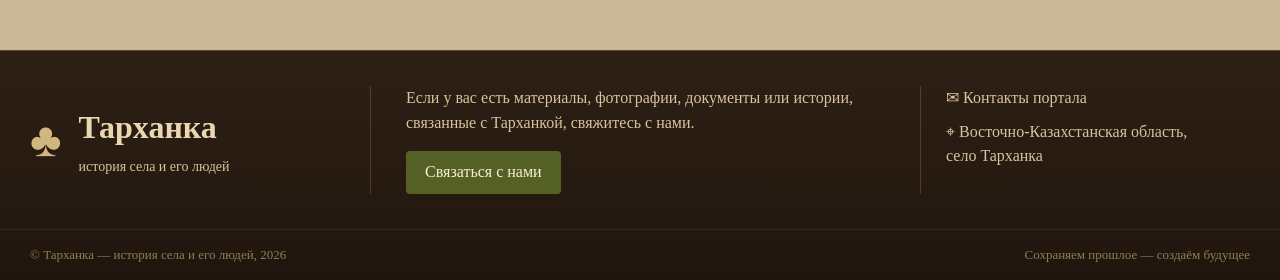
<file: people.html>
<!DOCTYPE html>
<html lang="ru">

<head>
    <meta charset="UTF-8">

    <meta
        name="viewport"
        content="width=device-width, initial-scale=1.0"
    >

    <meta
        name="description"
        content="Люди Тарханки — биографии жителей, уроженцев и людей, связанных с историей села"
    >

    <title>
        Люди Тарханки
    </title>

    <link
        rel="stylesheet"
        href="style.css"
    >
</head>


<body>


<!-- ==========================================================
     ВЕРХНЯЯ ЧАСТЬ САЙТА
========================================================== -->

<header class="site-header">

  <div class="page-header-image">
    <img
        src="images/people/people-header.png"
        alt="Наши люди — жители Тарханки"
    >
</div>

    <nav class="main-nav">

        <div class="nav-container">

            <a href="index.html" class="nav-link">
                Главная
            </a>

            <a href="history.html" class="nav-link">
                История
            </a>

            <a href="people.html" class="nav-link active">
                Люди
            </a>

            <a href="families.html" class="nav-link">
                Первые семьи
            </a>

            <a href="photos.html" class="nav-link">
                Фотоархив
            </a>

            <a href="documents.html" class="nav-link">
                Документы
            </a>

            <a href="places.html" class="nav-link">
                Места
            </a>

            <a href="news.html" class="nav-link">
                Новости
            </a>

            <a href="ads.html" class="nav-link">
                Объявления
            </a>

        </div>

    </nav>

</header>


<!-- ==========================================================
     ОСНОВНОЕ СОДЕРЖИМОЕ
========================================================== -->

<main class="page-container people-page">


    <!-- ======================================================
         ВСТУПЛЕНИЕ
    ======================================================= -->

    <section class="people-intro">

        <p class="section-label">
            ЛЮДИ ТАРХАНКИ
        </p>

        <h1>
            История села — это истории людей
        </h1>

        <div class="decor-line"></div>

        <p class="people-lead">
            За сухими датами и архивными документами
            всегда стоят человеческие судьбы.
        </p>

        <p>
            Здесь мы собираем сведения о людях,
            которые родились, жили, трудились
            или были связаны с Тарханкой.
        </p>

        <p>
            Со временем этот раздел станет
            биографической базой жителей села:
            с фотографиями, документами,
            воспоминаниями и ссылками
            на исторические события.
        </p>

    </section>


    <!-- ======================================================
         ГЕРОИ ТАРХАНКИ
    ======================================================= -->

    <section class="people-section">

        <div class="people-heading">

            <p class="section-label">
                ГЕРОИ ТАРХАНКИ
            </p>

            <h2>
                Два Героя — одно село
            </h2>

            <p>
                Тарханка стала родиной двух Героев
                Советского Союза — Григория Федосеевича
                Иванова и Фёдора Михайловича Мехнина.
            </p>

        </div>


        <div class="people-grid">


            <!-- ГРИГОРИЙ ИВАНОВ -->

            <article class="person-card">

                <div class="person-photo">

                    <img
                        src="images/people/ivanov-grigory.jpg"
                        alt="Григорий Федосеевич Иванов"
                    >

                </div>


                <div class="person-card-content">

                    <p class="person-years">
                        1919 — 1945
                    </p>

                    <h3>
                        Григорий Федосеевич Иванов
                    </h3>

                    <p class="person-role">
                        Герой Советского Союза
                    </p>

                    <p>
                        Родился 3 декабря 1919 года
                        в селе Тарханка.
                    </p>

                    <p>
                        До войны работал трактористом.
                        В годы Великой Отечественной войны
                        служил в танковых частях
                        и командовал танковым взводом.
                    </p>

                    <p>
                        24 марта 1945 года
                        Григорию Федосеевичу Иванову
                        было присвоено звание
                        Героя Советского Союза.
                    </p>

                    <a
                        href="https://new.warheroes.ru/hero/hero.asp?Hero_id=23226"
                        class="person-more"
                        target="_blank"
                        rel="noopener noreferrer"
                    >
                        Источник и биография →
                    </a>

                </div>

            </article>


            <!-- ФЁДОР МЕХНИН -->

            <article class="person-card">

                <div class="person-photo">

                    <img
                        src="images/people/mekhnin-fedor.jpg"
                        alt="Фёдор Михайлович Мехнин"
                    >

                </div>


                <div class="person-card-content">

                    <p class="person-years">
                        1923 — 1944
                    </p>

                    <h3>
                        Фёдор Михайлович Мехнин
                    </h3>

                    <p class="person-role">
                        Герой Советского Союза
                    </p>

                    <p>
                        Родился в 1923 году
                        в селе Тарханка.
                        Окончил шесть классов
                        и курсы трактористов.
                    </p>

                    <p>
                        В годы Великой Отечественной войны
                        служил механиком-водителем танка Т-34.
                        Воевал на Центральном,
                        1-м и 2-м Украинском фронтах.
                    </p>

                    <p>
                        Погиб 5 марта 1944 года
                        в бою за переправу через реку Южный Буг.
                        Звание Героя Советского Союза
                        присвоено посмертно
                        13 сентября 1944 года.
                    </p>

                    <a
                        href="https://esimder.pushkinlibrary.kz/ru/deyateli-kulyura-iskusstva/muzyka/99-defenders-of-the-homeland/the-great-patriotic-war-heroes/154-.html"
                        class="person-more"
                        target="_blank"
                        rel="noopener noreferrer"
                    >
                        Источник и биография →
                    </a>

                </div>

            </article>

        </div>

    </section>


    <!-- ======================================================
         ЛЮДИ СТАРОЙ ТАРХАНКИ
    ======================================================= -->

    <section class="people-section">

        <div class="people-heading">
            <p class="section-label">ЛЮДИ СТАРОЙ ТАРХАНКИ</p>
            <h2>Имена, возвращённые документами</h2>
            <p>
                Ревизские сказки, церковные документы и исследования
                старообрядчества позволяют увидеть за историей села
                конкретных людей. Здесь публикуются только сведения,
                для которых найден проверяемый источник.
            </p>
        </div>

        <div class="people-grid">

            <article class="person-card">
                <div class="person-photo-placeholder person-old"><span>1834</span></div>
                <div class="person-card-content">
                    <p class="person-years">упомянут в 1834 году</p>
                    <h3>Андрей Григорьевич Лаврентьев</h3>
                    <p class="person-role">Старшина деревни Тархановской</p>
                    <p>
                        VIII ревизия 1834 года называет Андрея сыном
                        Григория Симанова Лаврентьева. В тот момент
                        Андрею было около 39 лет; в документе перечислены
                        его жена Маланья, сыновья Василий и Николай и дочери.
                    </p>
                    <p>
                        В заверительной части ревизской сказки Андрей
                        Лаврентьев прямо назван старшиной деревни
                        Тархановской и приложил сельскую печать.
                    </p>
                    <a href="https://genealogy-docs.ru/docs/revision-tales/eighth-rivision/tarkhanskaya-1834/"
                       class="person-more" target="_blank" rel="noopener noreferrer">
                        VIII ревизия 1834 года →
                    </a>
                </div>
            </article>

            <article class="person-card">
                <div class="person-photo-placeholder person-old"><span>XIX век</span></div>
                <div class="person-card-content">
                    <p class="person-years">XIX век</p>
                    <h3>Фёдор Еремеев</h3>
                    <p class="person-role">Старообрядческий наставник Тарханки</p>
                    <p>
                        Исследование по истории старообрядцев Алтая
                        относит Фёдора Еремеева к числу авторитетных
                        наставников-поповцев Тарханки в 1870–1880-е годы.
                    </p>
                    <p>
                        В ревизии 1834 года в Тарханской одновременно
                        записано несколько Фёдоров Еремеевых, а один
                        крестьянин Фёдор Еремеев подписал ревизскую сказку.
                        Пока нет оснований считать его тем же человеком,
                        что и наставник второй половины XIX века.
                    </p>
                    <a href="https://altaistarover.ru/articles/history/39-staroobryadtsy-altaya-t-g-kazantseva-n-s-murashova-i-dr"
                       class="person-more" target="_blank" rel="noopener noreferrer">
                        Исследование «Старообрядцы Алтая» →
                    </a>
                    <br>
                    <a href="https://genealogy-docs.ru/docs/revision-tales/eighth-rivision/tarkhanskaya-1834/"
                       class="person-more" target="_blank" rel="noopener noreferrer">
                        VIII ревизия 1834 года →
                    </a>
                </div>
            </article>

            <article class="person-card">
                <div class="person-photo-placeholder person-old"><span>XIX век</span></div>
                <div class="person-card-content">
                    <p class="person-years">XIX век</p>
                    <h3>Фёдор Шешунников</h3>
                    <p class="person-role">Наставник старообрядцев-беспоповцев</p>
                    <p>
                        В исследовании истории старообрядчества Алтая
                        Фёдор Шешунников назван среди наиболее авторитетных
                        наставников XIX века и связан с беспоповской
                        общиной Тарханки.
                    </p>
                    <p>
                        VIII ревизия 1834 года подтверждает присутствие
                        Шешунниковых в ранней Тарханской, однако прямую
                        родственную связь наставника с конкретной семьёй
                        из ревизии пока установить нельзя.
                    </p>
                    <a href="https://altaistarover.ru/articles/history/39-staroobryadtsy-altaya-t-g-kazantseva-n-s-murashova-i-dr"
                       class="person-more" target="_blank" rel="noopener noreferrer">
                        Исследование «Старообрядцы Алтая» →
                    </a>
                </div>
            </article>

            <article class="person-card">
                <div class="person-photo-placeholder person-old"><span>1873</span></div>
                <div class="person-card-content">
                    <p class="person-years">упомянут в 1873 году</p>
                    <h3>Иван Токмин</h3>
                    <p class="person-role">Сельский староста Тарханского</p>
                    <p>
                        В брачных документах Успенской церкви за январь
                        1873 года Иван Токмин несколько раз указан как
                        сельский староста села Тарханского.
                    </p>
                    <p>
                        Он удостоверял сельской печатью сведения,
                        направлявшиеся священноцерковнослужителям
                        Успенской церкви. В документах вместе с ним
                        названы «лучшие люди» Савелий Семёнов и
                        Михаил Еремеев.
                    </p>
                    <a href="https://genealogy-docs.ru/docs/churches/tarkhanskoye/brachnyye-dokumenty/"
                       class="person-more" target="_blank" rel="noopener noreferrer">
                        Брачные документы Успенской церкви →
                    </a>
                </div>
            </article>

            <article class="person-card">
                <div class="person-photo-placeholder person-old"><span>1873</span></div>
                <div class="person-card-content">
                    <p class="person-years">служил в Тарханском в 1873 году</p>
                    <h3>Евгений Владимиров</h3>
                    <p class="person-role">Священник Успенской церкви</p>
                    <p>
                        Его подпись стоит под брачными документами
                        Тарханской Успенской церкви за 1873 год.
                        В частности, Евгений Владимиров оформлял сведения
                        о браке крестьянина Василия Семёнова Казанцова
                        и Варвары Кирилловой Кареловой.
                    </p>
                    <p>
                        Это одно из первых найденных нами поимённых
                        свидетельств о причте Успенской церкви Тарханского.
                    </p>
                    <a href="https://genealogy-docs.ru/docs/churches/tarkhanskoye/brachnyye-dokumenty/"
                       class="person-more" target="_blank" rel="noopener noreferrer">
                        Брачные документы Успенской церкви →
                    </a>
                </div>
            </article>

        </div>

    </section>


    <!-- ======================================================
         СОВЕТСКАЯ ТАРХАНКА
    ======================================================= -->

    <section class="people-section">
        <div class="people-heading">
            <p class="section-label">СОВЕТСКАЯ ТАРХАНКА</p>
            <h2>Люди села в XX веке</h2>
            <p>
                Этот раздел будет расширяться по мере проверки
                документов колхоза, районной печати и архивных материалов.
            </p>
        </div>

        <div class="people-grid">
            <article class="person-card">
                <div class="person-photo-placeholder person-old"><span>XX век</span></div>
                <div class="person-card-content">
                    <p class="person-years">позднесоветский период</p>
                    <h3>Василий Семёнович Корчевный</h3>
                    <p class="person-role">Председатель колхоза имени М. И. Калинина</p>
                    <p>
                        В открытых списках депутатов Верховного Совета
                        Казахской ССР X созыва Василий Семёнович Корчевный
                        указан как председатель колхоза имени М. И. Калинина
                        Глубоковского района и депутат от Предгорненского округа.
                    </p>
                    <p>
                        Связь его деятельности непосредственно с Тарханкой
                        требует дальнейшего дополнения местными и архивными
                        документами, поэтому здесь приводится только
                        подтверждённая должность.
                    </p>
                    <a href="https://ru.wikipedia.org/wiki/Список_депутатов_Верховного_Совета_Казахской_ССР_X_созыва"
                       class="person-more" target="_blank" rel="noopener noreferrer">
                        Список депутатов Верховного Совета Казахской ССР →
                    </a>
                </div>
            </article>
        </div>
    </section>


    <!-- ======================================================
         ДРУГИЕ ЖИТЕЛИ
    ======================================================= -->

    <section class="people-stories">

        <p class="section-label">
            ЖИТЕЛИ ТАРХАНКИ
        </p>

        <h2>
            Не только известные имена
        </h2>

        <p>
            История Тарханки — это не только биографии
            людей, чьи имена вошли в энциклопедии
            и официальные документы.
        </p>

        <p>
            Учителя, механизаторы, животноводы,
            строители, военные, сельские специалисты,
            председатели хозяйств, старожилы
            и многие другие жители —
            каждый из них является частью
            истории села.
        </p>

        <p>
            По мере исследования здесь будут
            появляться новые карточки людей,
            фотографии, воспоминания
            и биографические материалы.
        </p>

    </section>


    <!-- ======================================================
         Первые семьи
    ======================================================= -->

    <section class="people-family-link">

        <div>

            <p class="section-label">
                Первые семьи
            </p>

            <h2>
                Семейная история села
            </h2>

            <p>
                История многих жителей тесно связана
                со старыми тарханскими родами.
                Для родословных, семейных фотографий
                и истории отдельных фамилий
                создан отдельный раздел.
            </p>

        </div>

        <a
            href="families.html"
            class="history-button"
        >
            Перейти к первым семьям →
        </a>

    </section>


    <!-- ======================================================
         ПАМЯТЬ ПОКОЛЕНИЙ
    ======================================================= -->

    <section class="people-memory">

        <p class="section-label">
            ПАМЯТЬ ПОКОЛЕНИЙ
        </p>

        <h2>
            Сохраним имена
        </h2>

        <p>
            Многие сведения невозможно найти
            в официальных документах.
            Они сохраняются только в памяти семей
            и передаются из поколения в поколение.
        </p>

        <p>
            Особенно ценны старые фотографии,
            подписи на обороте снимков,
            письма, документы,
            воспоминания и рассказы
            старших родственников.
        </p>

        <p>
            Даже небольшая семейная история
            может помочь восстановить
            ещё одну страницу прошлого Тарханки.
        </p>

    </section>


    <!-- ======================================================
         УЧАСТИЕ ЖИТЕЛЕЙ
    ======================================================= -->

    <section class="participate">

        <h2>
            Расскажите о человеке из Тарханки
        </h2>

        <p>
            Если в вашей семье сохранилась история
            жителя Тарханки, старая фотография,
            письмо или документ,
            этот материал может стать
            частью общего архива села.
        </p>

        <a
            href="contacts.html"
            class="history-button"
        >
            Связаться с нами →
        </a>

    </section>


</main>


<!-- ==========================================================
     FOOTER
========================================================== -->

<footer class="site-footer">

    <div class="footer-container">


        <div class="footer-brand">

            <div class="footer-tree">
                ♣
            </div>

            <div>

                <h2>
                    Тарханка
                </h2>

                <p>
                    история села и его людей
                </p>

            </div>

        </div>


        <div class="footer-contribute">

            <p>
                Если у вас есть материалы,
                фотографии, документы
                или истории,
                связанные с Тарханкой,
                свяжитесь с нами.
            </p>

            <a
                href="contacts.html"
                class="footer-button"
            >
                Связаться с нами
            </a>

        </div>


        <div class="footer-contacts">

            <p>
                ✉
                <a href="contacts.html">
                    Контакты портала
                </a>
            </p>

            <p>
                ⌖ Восточно-Казахстанская область,<br>
                село Тарханка
            </p>

        </div>

    </div>


    <div class="footer-bottom">

        <span>
            © Тарханка —
            история села и его людей, 2026
        </span>

        <span>
            Сохраняем прошлое —
            создаём будущее
        </span>

    </div>

</footer>


<!-- ==========================================================
     КНОПКА НАВЕРХ
========================================================== -->

<button
    class="back-to-top"
    id="backToTop"
    aria-label="Вернуться наверх"
>
    ↑
</button>


<script>

    const backToTopButton =
        document.getElementById("backToTop");


    window.addEventListener(
        "scroll",
        function () {

            if (window.scrollY > 300) {

                backToTopButton.classList.add("show");

            } else {

                backToTopButton.classList.remove("show");

            }

        }
    );


    backToTopButton.addEventListener(
        "click",
        function () {

            window.scrollTo({
                top: 0,
                behavior: "smooth"
            });

        }
    );

</script>


</body>

</html>
</file>
<file: style.css>
/* ==========================================================
   ТАРХАНКА
   Исторический портал

   Основной стиль:
   дерево • лес • архив • старинная бумага
========================================================== */


/* ==========================================================
   1. БАЗОВЫЕ НАСТРОЙКИ
========================================================== */

* {
    box-sizing: border-box;
}


html {
    scroll-behavior: smooth;
}


body {
    margin: 0;

    color: #302619;

    font-family:
        Georgia,
        "Times New Roman",
        serif;

    line-height: 1.55;

    background:
        linear-gradient(
            rgba(47, 37, 25, 0.06),
            rgba(47, 37, 25, 0.06)
        ),
        #d5c29f;
}


/* ==========================================================
   2. ОБЩИЕ ССЫЛКИ
========================================================== */

a {
    color: inherit;
    text-decoration: none;
}


/* ==========================================================
   3. ВЕРХНЯЯ ЧАСТЬ САЙТА
========================================================== */

.site-header {
    background: #25180e;
}


/* ==========================================================
   4. ГЛАВНАЯ ГРАФИЧЕСКАЯ ШАПКА
   Файл:
   images/village/tarhanka-wood-header.png
========================================================== */

.forest-background {
    width: 100%;
    height: 210px;
    min-height: 0;

    display: flex;
    align-items: center;
    justify-content: center;

    padding: 0;

    background-image:
        url("images/village/tarhanka-wood-header.png");

    background-repeat: no-repeat;
    background-position: center;
    background-size: cover;

    overflow: hidden;
}


/*
   Старый вложенный блок оставляем,
   чтобы не пришлось пока менять HTML.
*/

.wood-sign {
    display: none;
}


/* ==========================================================
   5. ГЛАВНОЕ МЕНЮ
========================================================== */

.main-nav {
    background:
        linear-gradient(
            rgba(29, 18, 10, 0.96),
            rgba(41, 27, 15, 0.98)
        );

    border-top:
        1px solid
        rgba(211, 174, 103, 0.32);

    border-bottom:
        1px solid
        rgba(211, 174, 103, 0.32);

    box-shadow:
        0 4px 15px
        rgba(0, 0, 0, 0.4);
}


.nav-container {
    max-width: 1500px;

    margin: 0 auto;

    padding: 0 22px;

    display: flex;
    justify-content: center;
    align-items: center;
    flex-wrap: wrap;
}


.nav-link {
    position: relative;

    display: block;

    padding: 18px 20px;

    color: #ead8b5;

    font-size: 16px;

    white-space: nowrap;

    transition:
        background-color 0.25s,
        color 0.25s;
}


.nav-link:hover {
    color: #fff4d8;

    background:
        rgba(255, 255, 255, 0.055);
}


.nav-link.active {
    color: #f7e4b7;
}


.nav-link.active::after {
    content: "";

    position: absolute;

    left: 20px;
    right: 20px;
    bottom: 5px;

    height: 3px;

    background: #9ba24c;
}


/* ==========================================================
   6. ОСНОВНОЙ КОНТЕЙНЕР СТРАНИЦЫ
========================================================== */

.page-container {
    width: 100%;
    max-width: 1500px;

    margin: 0 auto;

    padding: 26px 30px 45px;
}


/* ==========================================================
   7. ГЛАВНЫЙ ВЕРХНИЙ БЛОК
   Слева фото, справа обновления
========================================================== */

.home-top {
    display: grid;

    grid-template-columns:
        minmax(0, 2.4fr)
        minmax(330px, 1fr);

    gap: 22px;

    align-items: stretch;
}


/* ==========================================================
   8. БОЛЬШАЯ ФОТОГРАФИЯ НА ГЛАВНОЙ
========================================================== */

.home-hero {
    min-height: 500px;

    position: relative;
    overflow: hidden;

    border-radius: 10px;

    background-image:
        url("images/village/tarhanka-history-collage.png");

    background-size: cover;
    background-position: center;
    background-repeat: no-repeat;

    box-shadow:
        0 5px 18px rgba(43, 29, 16, 0.42),
        inset 0 0 0 1px rgba(255, 255, 255, 0.12);
}


.home-hero-overlay {
    position: absolute;
    inset: 0;

    display: flex;
    align-items: flex-end;

    background:
        linear-gradient(
            to top,
            rgba(11, 15, 8, 0.84) 0%,
            rgba(11, 15, 8, 0.48) 34%,
            rgba(11, 15, 8, 0.06) 72%
        );
}


.home-hero-text {
    max-width: 650px;

    padding: 48px 50px;

    color: #ffffff;
}


.home-hero-text h1 {
    margin: 0 0 14px;

    font-size:
        clamp(
            38px,
            4vw,
            60px
        );

    line-height: 1.03;

    font-weight: 700;

    text-shadow:
        0 2px 6px
        rgba(0, 0, 0, 0.65);
}


.home-hero-text p {
    max-width: 570px;

    margin: 0 0 25px;

    font-size: 20px;
    line-height: 1.45;

    text-shadow:
        0 1px 4px
        rgba(0, 0, 0, 0.8);
}


/* ==========================================================
   9. ОСНОВНАЯ КНОПКА
========================================================== */

.primary-button {
    display: inline-flex;

    align-items: center;

    gap: 15px;

    padding: 13px 22px;

    color: #f7efdc;

    font-size: 15px;

    text-transform: uppercase;

    border:
        1px solid
        rgba(255, 255, 255, 0.15);

    border-radius: 5px;

    background:
        linear-gradient(
            #6c762f,
            #50591f
        );

    box-shadow:
        0 3px 8px
        rgba(0, 0, 0, 0.35);

    transition:
        transform 0.2s,
        filter 0.2s;
}


.primary-button:hover {
    transform:
        translateY(-2px);

    filter:
        brightness(1.12);
}


/* ==========================================================
   10. ПОСЛЕДНИЕ ОБНОВЛЕНИЯ
========================================================== */

.updates-panel {
    padding: 31px 28px 25px;

    background:
        linear-gradient(
            rgba(255, 248, 224, 0.82),
            rgba(229, 205, 159, 0.91)
        );

    border:
        1px solid
        #a4865c;

    border-radius: 9px;

    box-shadow:
        0 5px 15px
        rgba(55, 34, 16, 0.34),

        inset 0 0 35px
        rgba(117, 78, 36, 0.14);
}


.updates-title {
    display: flex;

    align-items: center;

    gap: 12px;

    padding-bottom: 14px;

    border-bottom:
        2px solid
        #594026;
}


.updates-symbol {
    font-size: 30px;
}


.updates-title h2 {
    margin: 0;

    color: #382817;

    font-size: 26px;
}


.updates-list {
    width: 100%;
}


.update-item {
    display: grid;

    grid-template-columns:
        35px 1fr 16px;

    gap: 11px;

    align-items: center;

    padding: 20px 2px;

    border-bottom:
        1px solid
        rgba(79, 55, 30, 0.22);

    transition:
        background-color 0.2s;
}


.update-item:hover {
    background:
        rgba(255, 255, 255, 0.18);
}


.update-icon {
    color: #4c351b;

    font-size: 24px;

    text-align: center;
}


.update-content time {
    display: block;

    margin-bottom: 4px;

    color: #73583a;

    font-size: 13px;
}


.update-content p {
    margin: 0;

    font-size: 15px;
    line-height: 1.37;
}


.update-content strong {
    color: #332413;
}


.update-arrow {
    color: #4c371e;

    font-size: 30px;
}


.all-updates {
    display: block;

    margin-top: 22px;

    color: #4c5c25;

    font-size: 17px;

    text-align: center;
    text-decoration: underline;
}


/* ==========================================================
   11. КАРТОЧКИ РАЗДЕЛОВ
========================================================== */

.portal-sections {
    display: grid;
    grid-template-columns: repeat(5, minmax(0, 1fr));

    gap: 14px;
    margin-top: 22px;

    align-items: stretch;
}


.portal-card {
    min-width: 0;

    display: flex;
    flex-direction: column;

    overflow: hidden;

    aspect-ratio: 1 / 1;

    border: 1px solid #a98a5f;
    border-radius: 7px;

    background:
        linear-gradient(
            #ead9b7,
            #d7bc8c
        );

    box-shadow:
        0 3px 9px
        rgba(45, 30, 15, 0.3);

    transition:
        transform 0.2s,
        box-shadow 0.2s;
}


.portal-card:hover {
    transform: translateY(-4px);

    box-shadow:
        0 8px 17px
        rgba(45, 30, 15, 0.38);
}


/* ==========================================================
   12. ЗАГОЛОВОК КАРТОЧКИ
========================================================== */

.card-title {
    min-height: 55px;

    display: flex;

    align-items: center;

    gap: 10px;

    padding: 10px 13px;
}


.card-title span {
    font-size: 22px;
}


.card-title h2 {
    margin: 0;

    font-size: 17px;

    text-transform: uppercase;
}


/* ==========================================================
   13. ИЗОБРАЖЕНИЕ КАРТОЧКИ
========================================================== */

.card-image {
    width: 100%;
    height: 42%;

    overflow: hidden;
    flex-shrink: 0;
}


.card-image img {
    width: 100%;
    height: 100%;

    object-fit: cover;

    filter:
        sepia(55%)
        saturate(65%);

    transition:
        transform 0.35s,
        filter 0.35s;
}


.portal-card:hover .card-image img {
    transform:
        scale(1.05);

    filter:
        sepia(25%)
        saturate(80%);
}


/* ==========================================================
   14. ТЕКСТ КАРТОЧКИ
========================================================== */

.card-body {
    flex: 1;

    display: flex;
    flex-direction: column;

    padding: 12px 14px 15px;
}


.card-body p {
    margin: 0 0 10px;

    font-size: 14px;
    line-height: 1.4;

    display: -webkit-box;
    -webkit-line-clamp: 3;
    -webkit-box-orient: vertical;

    overflow: hidden;
}


.card-body a {
    color: #4d5b22;

    font-size: 15px;

    text-decoration: underline;
}


/* ==========================================================
   15. FOOTER
========================================================== */

.site-footer {
    color: #d9c39b;

    background:
        linear-gradient(
            rgba(32, 20, 11, 0.92),
            rgba(27, 16, 9, 0.97)
        );

    border-top:
        1px solid
        #64452a;
}


/* ==========================================================
   16. ОСНОВНОЕ СОДЕРЖИМОЕ FOOTER
========================================================== */

.footer-container {
    width: 100%;
    max-width: 1500px;

    margin: 0 auto;

    padding: 35px 30px;

    display: grid;

    grid-template-columns:
        1fr
        1.7fr
        1.1fr;

    gap: 40px;
}


/* ==========================================================
   17. НАЗВАНИЕ В FOOTER
========================================================== */

.footer-brand {
    display: flex;

    align-items: center;

    gap: 17px;
}


.footer-tree {
    color: #d1b77f;

    font-size: 48px;
}


.footer-brand h2 {
    margin: 0;

    color: #ead7b1;

    font-size: 32px;
}


.footer-brand p {
    margin: 3px 0 0;

    font-size: 14px;
}


/* ==========================================================
   18. ПРИГЛАШЕНИЕ ПОДЕЛИТЬСЯ МАТЕРИАЛАМИ
========================================================== */

.footer-contribute {
    padding-left: 35px;

    border-left:
        1px solid
        rgba(204, 172, 111, 0.23);
}


.footer-contribute p {
    max-width: 570px;

    margin-top: 0;
}


.footer-button {
    display: inline-block;

    padding: 9px 19px;

    color: #f7eedb;

    background: #556024;

    border-radius: 4px;
}


/* ==========================================================
   19. КОНТАКТЫ В FOOTER
========================================================== */

.footer-contacts {
    padding-left: 25px;

    border-left:
        1px solid
        rgba(204, 172, 111, 0.23);
}


.footer-contacts p {
    margin: 0 0 9px;
}


.footer-contacts a:hover {
    text-decoration: underline;
}


/* ==========================================================
   20. САМАЯ НИЖНЯЯ СТРОКА
========================================================== */

.footer-bottom {
    width: 100%;
    max-width: 1500px;

    margin: 0 auto;

    padding: 15px 30px;

    display: flex;

    justify-content: space-between;

    gap: 20px;

    color: #937b58;

    font-size: 13px;

    border-top:
        1px solid
        rgba(196, 155, 90, 0.13);
}


/* ==========================================================
   21. ПЛАНШЕТЫ И НЕБОЛЬШИЕ НОУТБУКИ
========================================================== */

@media (max-width: 1150px) {

    /* ШАПКУ НЕ МЕНЯЕМ: оставляем текущий размер */
    .forest-background {
        height: 190px;
    }


    .home-top {
        grid-template-columns: 1fr;
    }


    .portal-sections {
        grid-template-columns: repeat(3, minmax(0, 1fr));
        gap: 12px;
    }


    .portal-card {
        aspect-ratio: 1 / 1;
    }


    .footer-container {
        grid-template-columns: 1fr 1fr;
    }


    .footer-contacts {
        padding-left: 0;
        border-left: none;
    }
}

/* ==========================================================
   БЛОК "СВЯЗАТЬСЯ С НАМИ"
========================================================== */

.contact-invite {
    margin-top: 30px;
    padding: 25px 30px;

    background:
        linear-gradient(
            rgba(239, 222, 187, 0.96),
            rgba(218, 190, 143, 0.96)
        );

    border: 1px solid #a98a5f;
    border-radius: 8px;

    box-shadow:
        0 3px 10px rgba(45, 30, 15, 0.25);
}

.contact-invite-inner {
    display: flex;
    align-items: center;
    justify-content: space-between;

    gap: 30px;
}

.contact-invite-text h2 {
    margin: 0 0 7px;

    font-family: Georgia, "Times New Roman", serif;
    font-size: 24px;

    color: #382512;
}

.contact-invite-text p {
    max-width: 750px;
    margin: 0;

    font-size: 15px;
    line-height: 1.6;

    color: #57432b;
}

.contact-button {
    flex-shrink: 0;

    display: inline-block;

    padding: 12px 22px;

    border: 1px solid #75552d;
    border-radius: 4px;

    background: #5b3d1f;

    color: #f5e6c8;
    font-family: Georgia, "Times New Roman", serif;
    font-size: 16px;

    text-decoration: none;

    transition:
        background 0.2s,
        transform 0.2s;
}

.contact-button:hover {
    background: #704d27;
    transform: translateY(-2px);
}

/* ==========================================================
   СТРАНИЦА "КОНТАКТЫ"
========================================================== */

.contacts-page {
    max-width: 1050px;
    margin: 0 auto;
    padding: 25px 0 45px;
}


/* ---------- Основной лист ---------- */

.contacts-paper {
    position: relative;

    padding: 45px 55px;

    background:
        linear-gradient(
            rgba(246, 232, 199, 0.97),
            rgba(229, 207, 165, 0.97)
        );

    border: 1px solid #a98a5f;
    border-radius: 6px;

    box-shadow:
        0 5px 18px rgba(50, 32, 15, 0.28);

    color: #3c2a18;
}


/* ---------- Заголовок ---------- */

.contacts-heading {
    max-width: 760px;
    margin: 0 auto;

    text-align: center;
}

.contacts-small-title {
    display: block;

    margin-bottom: 7px;

    font-size: 13px;
    letter-spacing: 2px;
    text-transform: uppercase;

    color: #806541;
}

.contacts-heading h1 {
    margin: 0 0 16px;

    font-family: Georgia, "Times New Roman", serif;
    font-size: 42px;
    font-weight: normal;

    color: #382512;
}

.contacts-heading p {
    margin: 0;

    font-size: 17px;
    line-height: 1.7;

    color: #5b4630;
}


/* ---------- Разделительная линия ---------- */

.contacts-divider {
    width: 100%;
    height: 1px;

    margin: 32px 0;

    background:
        linear-gradient(
            to right,
            transparent,
            #806541 15%,
            #806541 85%,
            transparent
        );
}


/* ---------- Блок помощи ---------- */

.contacts-help {
    max-width: 780px;
    margin: 0 auto;
}

.contacts-help h2,
.contacts-details h2 {
    margin: 0 0 15px;

    font-family: Georgia, "Times New Roman", serif;
    font-size: 25px;

    color: #382512;
}

.contacts-help p {
    margin: 0 0 15px;

    line-height: 1.6;
}

.contacts-help ul {
    margin: 0;
    padding-left: 24px;
}

.contacts-help li {
    margin-bottom: 8px;

    line-height: 1.5;
}

.contacts-help li::marker {
    color: #79562d;
}


/* ---------- Контактные данные ---------- */

.contacts-details {
    max-width: 780px;
    margin: 0 auto;
}

.contact-row {
    display: flex;
    align-items: center;

    gap: 18px;

    margin-top: 14px;
    padding: 17px 20px;

    background:
        rgba(255, 248, 229, 0.48);

    border: 1px solid
        rgba(126, 91, 49, 0.38);

    border-radius: 5px;
}

.contact-icon {
    display: flex;
    align-items: center;
    justify-content: center;

    width: 45px;
    height: 45px;

    flex: 0 0 45px;

    border: 1px solid #8c693d;
    border-radius: 50%;

    font-size: 21px;

    color: #593b1d;
}

.contact-label {
    display: block;

    margin-bottom: 4px;

    font-size: 13px;
    text-transform: uppercase;
    letter-spacing: 1px;

    color: #806541;
}

.contact-row a {
    font-family: Georgia, "Times New Roman", serif;
    font-size: 18px;

    color: #4d3219;

    text-decoration: none;
}

.contact-row a:hover {
    text-decoration: underline;
}


/* ---------- Примечание ---------- */

.contacts-note {
    max-width: 780px;

    margin: 35px auto 0;
    padding: 18px 22px;

    border-left: 4px solid #80603a;

    background:
        rgba(255, 248, 229, 0.45);

    font-size: 14px;
    line-height: 1.6;

    color: #59442d;
}

/* ==========================================================
   22. МОБИЛЬНЫЕ УСТРОЙСТВА
========================================================== */

@media (max-width: 720px) {

    /* ШАПКУ НЕ МЕНЯЕМ: оставляем текущий размер */

    .forest-background {
        width: 100%;
        height: 210px;
        min-height: 0;
        padding: 0;

        background-size: cover;
        background-position: center;
        background-repeat: no-repeat;

        overflow: hidden;
    }

    .contact-invite {
    padding: 20px;
}

.contact-invite-inner {
    flex-direction: column;
    align-items: flex-start;

    gap: 18px;
}

.contact-button {
    width: 100%;

    text-align: center;
}
    /* ---------- Контакты ---------- */

    .contacts-page {
        padding: 12px 0 30px;
    }

    .contacts-paper {
        padding: 30px 22px;
    }

    .contacts-heading h1 {
        font-size: 32px;
    }

    .contacts-heading p {
        font-size: 16px;
    }

    .contacts-divider {
        margin: 25px 0;
    }

    .contacts-help h2,
    .contacts-details h2 {
        font-size: 22px;
    }

    .contact-row {
        padding: 14px;
        gap: 13px;
    }

    .contact-icon {
        width: 40px;
        height: 40px;

        flex-basis: 40px;

        font-size: 18px;
    }

    .contact-row a {
        font-size: 16px;
    }

    .contacts-note {
        margin-top: 25px;
        padding: 15px 17px;
    }

    /* ---------- Меню ---------- */

    .nav-container {
        justify-content: flex-start;
        flex-wrap: nowrap;

        overflow-x: auto;

        padding: 0 8px;

        scrollbar-width: thin;
    }


    .nav-link {
        flex: 0 0 auto;

        padding: 14px 13px;

        font-size: 14px;
    }


    .nav-link.active::after {
        left: 13px;
        right: 13px;
    }


    /* ---------- Основной контейнер ---------- */

    .page-container {
        padding: 14px;
    }


    /* ---------- Главное фото ---------- */

    .home-hero {
        min-height: 430px;
    }


    .home-hero-text {
        padding: 28px 23px;
    }


    .home-hero-text h1 {
        font-size: 39px;
    }


    .home-hero-text p {
        font-size: 17px;
    }


    /* ---------- Обновления ---------- */

    .updates-panel {
        padding: 24px 18px;
    }


    .updates-title h2 {
        font-size: 23px;
    }


    .update-item {
        grid-template-columns: 30px 1fr 14px;

        gap: 8px;

        padding: 17px 0;
    }


    /* ---------- Карточки разделов ---------- */

    .portal-sections {
        grid-template-columns: repeat(2, minmax(0, 1fr));
        gap: 10px;
    }


    .portal-card {
        aspect-ratio: auto;
        min-height: 245px;
    }


    .portal-card:last-child {
        grid-column: 1 / -1;
        min-height: 230px;
    }


    .card-image {
        height: 110px;
    }


    .card-body p {
        -webkit-line-clamp: 3;
    }


    /* ---------- Footer ---------- */

    .footer-container {
        grid-template-columns: 1fr;

        gap: 25px;

        padding: 30px 20px;
    }


    .footer-contribute,
    .footer-contacts {
        padding-left: 0;
        border-left: none;
    }


    .footer-bottom {
        flex-direction: column;

        padding: 15px 20px;
    }
}


/* ==========================================================
   23. МАЛЕНЬКИЕ ТЕЛЕФОНЫ
========================================================== */

@media (max-width: 470px) {

    /* ШАПКУ НЕ МЕНЯЕМ: оставляем текущий размер */

    .forest-background {
        height: 65px;
        min-height: 0;
        background-size: cover;
        background-position: center;
    }


    .home-hero {
        min-height: 390px;
    }


    .home-hero-text {
        padding: 24px 19px;
    }


    .home-hero-text h1 {
        font-size: 34px;
    }


    .home-hero-text p {
        font-size: 16px;
    }


    .portal-sections {
        grid-template-columns: repeat(2, minmax(0, 1fr));
        gap: 9px;
    }


    .portal-card {
        min-height: 235px;
    }


    .portal-card:last-child {
        grid-column: 1 / -1;
        min-height: 220px;
    }


    .card-image {
        height: 105px;
    }


    .updates-title h2 {
        font-size: 21px;
    }


    .update-content p {
        font-size: 14px;
    }
}


/* ==========================================================
   24. СТРАНИЦА "ИСТОРИЯ"
========================================================== */


/* ----------------------------------------------------------
   Вступление
---------------------------------------------------------- */

.history-intro {
    max-width: 980px;

    margin: 0 auto 34px;

    padding: 38px 42px;

    background:
        linear-gradient(
            rgba(246, 236, 210, 0.96),
            rgba(225, 204, 165, 0.96)
        );

    border:
        1px solid
        #a98a5f;

    border-radius: 8px;

    box-shadow:
        0 4px 14px
        rgba(58, 38, 20, 0.22);
}


.section-label {
    margin: 0 0 8px;

    color: #6d5838;

    font-size: 13px;
    font-weight: 700;

    letter-spacing: 0.14em;

    text-align: center;
}


.history-intro h1,
.history-sources h2 {
    margin: 0;

    color: #342617;

    font-size:
        clamp(
            32px,
            4vw,
            48px
        );

    text-align: center;
}


.decor-line {
    width: 130px;
    height: 2px;

    margin: 17px auto 25px;

    background:
        linear-gradient(
            to right,
            transparent,
            #755834,
            transparent
        );
}


.history-lead {
    font-size: 20px;
    line-height: 1.65;
}


/* ==========================================================
   25. НАВИГАЦИЯ ПО ИСТОРИЧЕСКИМ ПЕРИОДАМ
========================================================== */

.history-navigation {
    max-width: 1250px;

    margin: 0 auto 35px;

    display: flex;
    justify-content: center;
    flex-wrap: wrap;

    gap: 8px;
}


.history-navigation a {
    display: inline-block;

    padding: 9px 14px;

    color: #49361f;

    font-size: 14px;

    background:
        rgba(231, 214, 180, 0.85);

    border:
        1px solid
        rgba(117, 86, 48, 0.38);

    border-radius: 18px;

    transition:
        background-color 0.2s,
        transform 0.2s;
}


.history-navigation a:hover {
    background: #e1c892;

    transform:
        translateY(-2px);
}


/* ==========================================================
   26. ОСНОВНЫЕ ИСТОРИЧЕСКИЕ РАЗДЕЛЫ
========================================================== */

.history-section {
    max-width: 1250px;

    margin: 0 auto 30px;

    display: grid;

    grid-template-columns:
        180px 1fr;

    background:
        linear-gradient(
            rgba(245, 235, 211, 0.96),
            rgba(226, 207, 173, 0.96)
        );

    border:
        1px solid
        #a88b65;

    border-radius: 8px;

    overflow: hidden;

    box-shadow:
        0 4px 12px
        rgba(55, 36, 18, 0.19);
}


/* ----------------------------------------------------------
   Левая колонка с датой
---------------------------------------------------------- */

.history-year {
    padding: 30px 20px;

    color: #eadcbf;

    font-size: 17px;
    font-weight: 700;

    line-height: 1.4;

    text-align: center;

    display: flex;
    align-items: center;
    justify-content: center;

    background:
        linear-gradient(
            #49341f,
            #322214
        );

    border-right:
        1px solid
        rgba(255, 255, 255, 0.08);
}


/* ----------------------------------------------------------
   Правая часть с текстом
---------------------------------------------------------- */

.history-content {
    padding: 30px 34px 34px;
}


.history-content h2 {
    margin: 0 0 18px;

    color: #3e2b18;

    font-size: 29px;

    line-height: 1.2;
}


.history-content p {
    margin: 0 0 16px;

    font-size: 17px;
    line-height: 1.68;
}


/* ==========================================================
   27. ИСТОРИЧЕСКИЕ ЗАМЕТКИ
========================================================== */

.history-note {
    margin: 22px 0;

    padding: 18px 20px;

    background:
        rgba(255, 248, 228, 0.65);

    border-left:
        5px solid
        #7c6a38;

    border-radius: 4px;
}


.history-note strong {
    display: block;

    margin-bottom: 7px;

    color: #4f3d20;

    font-size: 16px;
}


.history-note p {
    margin: 0;

    font-size: 15px;
}


/* ==========================================================
   28. БЛОК "ИЗ ПАМЯТИ ЖИТЕЛЕЙ"
========================================================== */

.history-memory {
    margin: 22px 0;

    padding: 20px 23px;

    background:
        rgba(208, 188, 147, 0.44);

    border:
        1px dashed
        #8b7049;

    border-radius: 5px;
}


.memory-title {
    display: block;

    margin-bottom: 8px;

    color: #5a4227;

    font-size: 15px;
    font-weight: 700;

    text-transform: uppercase;

    letter-spacing: 0.06em;
}


.history-memory p {
    margin: 0;

    font-style: italic;
}


/* ==========================================================
   29. ЦИТАТА
========================================================== */

.history-quote {
    margin: 24px 0;

    padding: 22px 28px;

    background:
        rgba(67, 48, 26, 0.07);

    border-top:
        1px solid
        rgba(91, 66, 35, 0.35);

    border-bottom:
        1px solid
        rgba(91, 66, 35, 0.35);
}


.history-quote p {
    margin: 0;

    color: #4c3820;

    font-size: 18px;
    font-style: italic;

    text-align: center;
}


/* ==========================================================
   30. ФАКТЫ И СТАТИСТИКА
========================================================== */

.history-facts {
    display: grid;

    grid-template-columns:
        repeat(3, 1fr);

    gap: 12px;

    margin: 24px 0;
}


.history-fact {
    padding: 18px 15px;

    text-align: center;

    background:
        rgba(255, 248, 226, 0.6);

    border:
        1px solid
        rgba(124, 93, 53, 0.35);

    border-radius: 5px;
}


.history-fact strong {
    display: block;

    margin-bottom: 5px;

    color: #49341f;

    font-size: 22px;
}


.history-fact span {
    color: #5c4933;

    font-size: 14px;
}


/* ==========================================================
   31. ИЗОБРАЖЕНИЯ В ИСТОРИИ
========================================================== */

.history-image {
    margin: 26px 0;

    overflow: hidden;

    background:
        #d9c39c;

    border:
        1px solid
        #92734d;

    border-radius: 6px;
}


.history-photo {
    display: block;

    width: 100%;
    max-height: 520px;

    object-fit: cover;

    filter:
        sepia(32%)
        saturate(80%);
}


.history-image p {
    margin: 0;

    padding: 10px 15px;

    color: #5d4932;

    font-size: 13px;

    text-align: center;
}


/* ==========================================================
   32. ПРЕВЬЮ ФОТОАРХИВА
========================================================== */

.history-gallery-preview {
    display: grid;

    grid-template-columns:
        repeat(3, 1fr);

    gap: 10px;

    margin: 22px 0;
}


.history-gallery-preview div {
    min-height: 95px;

    display: flex;

    align-items: center;
    justify-content: center;

    padding: 15px;

    color: #eadbbc;

    font-weight: 700;

    text-align: center;

    background:
        linear-gradient(
            rgba(48, 33, 19, 0.72),
            rgba(48, 33, 19, 0.88)
        );

    border-radius: 5px;
}


/* ==========================================================
   33. КНОПКА НА СТРАНИЦЕ ИСТОРИИ
========================================================== */

.history-button {
    display: inline-block;

    margin-top: 8px;

    padding: 10px 18px;

    color: #f5ead4;

    background:
        linear-gradient(
            #697331,
            #4f5824
        );

    border-radius: 4px;

    box-shadow:
        0 2px 6px
        rgba(42, 29, 16, 0.25);

    transition:
        transform 0.2s,
        filter 0.2s;
}


.history-button:hover {
    transform:
        translateY(-2px);

    filter:
        brightness(1.1);
}


/* ==========================================================
   34. ИСТОЧНИКИ
========================================================== */

.history-sources {
    max-width: 1250px;

    margin: 45px auto 30px;

    padding: 36px 34px;

    background:
        linear-gradient(
            rgba(243, 233, 207, 0.96),
            rgba(225, 205, 168, 0.96)
        );

    border:
        1px solid
        #a48962;

    border-radius: 8px;

    box-shadow:
        0 4px 12px
        rgba(55, 36, 18, 0.18);
}


.history-sources > p:not(.section-label) {
    text-align: center;
}


.source-grid {
    display: grid;

    grid-template-columns:
        repeat(3, 1fr);

    gap: 15px;

    margin-top: 25px;
}


.source-card {
    padding: 20px;

    background:
        rgba(255, 249, 231, 0.55);

    border:
        1px solid
        rgba(122, 91, 51, 0.33);

    border-radius: 5px;
}


.source-card strong {
    display: block;

    margin-bottom: 8px;

    color: #49331d;

    font-size: 18px;
}


.source-card p {
    margin: 0;

    font-size: 14px;
    line-height: 1.55;
}


/* ==========================================================
   35. ПРИГЛАШЕНИЕ ПОМОЧЬ С ИСТОРИЕЙ
========================================================== */

.participate {
    max-width: 1050px;

    margin: 35px auto 15px;

    padding: 30px 34px;

    color: #eadbbc;

    text-align: center;

    background:
        linear-gradient(
            #46321e,
            #2f2013
        );

    border:
        1px solid
        #725436;

    border-radius: 7px;
}


.participate h2 {
    margin: 0 0 12px;

    color: #f2dfb9;

    font-size: 28px;
}


.participate p {
    max-width: 760px;

    margin: 0 auto 18px;

    line-height: 1.6;
}


/* ==========================================================
   36. АДАПТАЦИЯ ИСТОРИИ ДЛЯ ПЛАНШЕТА
========================================================== */

@media (max-width: 900px) {

    .history-section {
        grid-template-columns: 135px 1fr;
    }


    .history-year {
        padding: 24px 13px;

        font-size: 15px;
    }


    .history-content {
        padding: 26px 25px;
    }


    .history-facts {
        grid-template-columns:
            repeat(2, 1fr);
    }


    .source-grid {
        grid-template-columns:
            repeat(2, 1fr);
    }

}


/* ==========================================================
   37. АДАПТАЦИЯ ИСТОРИИ ДЛЯ ТЕЛЕФОНА
========================================================== */

@media (max-width: 650px) {

    .history-intro,
    .history-sources,
    .participate {
        padding: 25px 20px;
    }


    .history-intro h1,
    .history-sources h2 {
        font-size: 32px;
    }


    .history-lead {
        font-size: 17px;
    }


    .history-navigation {
        justify-content: flex-start;
    }


    .history-navigation a {
        font-size: 13px;

        padding: 8px 11px;
    }


    .history-section {
        display: block;
    }


    .history-year {
        min-height: 0;

        padding: 12px 15px;

        justify-content: flex-start;

        text-align: left;

        border-right: none;

        border-bottom:
            1px solid
            rgba(255, 255, 255, 0.08);
    }


    .history-content {
        padding: 23px 20px;
    }


    .history-content h2 {
        font-size: 25px;
    }


    .history-content p {
        font-size: 16px;
    }


    .history-facts {
        grid-template-columns: 1fr;
    }


    .history-gallery-preview {
        grid-template-columns: 1fr;
    }


    .source-grid {
        grid-template-columns: 1fr;
    }


    .history-photo {
        max-height: 360px;
    }

}/* ==========================================================
   ШАПКА СТРАНИЦЫ "ИСТОРИЯ"
========================================================== */

.history-page-header {
    width: 100%;
    height: 180px;

    background-image:
        url("images/village/history-header.png");

    background-repeat: no-repeat;
    background-position: center;
    background-size: cover;
}


/* Планшет */

@media (max-width: 1150px) {

    .history-page-header {
        height: 75px;
    }

}


/* Телефон */

@media (max-width: 720px) {

    .history-page-header {
        height: 65px;
    }

}


/* Маленький телефон */

@media (max-width: 470px) {

    .history-page-header {
        height: 65px;
    }

}
/* ==========================================================
   СТРАНИЦА "ЛЮДИ"
========================================================== */

.people-page {
    max-width: 1250px;
}


/* ==========================================================
   ВСТУПЛЕНИЕ
========================================================== */

.people-intro {
    max-width: 950px;

    margin: 0 auto 36px;

    padding: 38px 42px;

    text-align: center;

    background:
        linear-gradient(
            rgba(246, 236, 210, 0.96),
            rgba(225, 204, 165, 0.96)
        );

    border: 1px solid #a98a5f;
    border-radius: 8px;

    box-shadow:
        0 4px 14px rgba(58, 38, 20, 0.22);
}


.people-intro h1 {
    margin: 0;

    color: #342617;

    font-size:
        clamp(
            32px,
            4vw,
            46px
        );
}


.people-lead {
    margin-top: 0;

    font-size: 20px;
    line-height: 1.6;
}


/* ==========================================================
   РАЗДЕЛЫ
========================================================== */

.people-section {
    margin-bottom: 40px;
}


.people-heading {
    max-width: 850px;

    margin: 0 auto 24px;

    text-align: center;
}


.people-heading h2,
.people-stories h2,
.people-memory h2,
.people-family-link h2 {
    margin: 0 0 12px;

    color: #3c2917;

    font-size: 30px;
}


.people-heading p {
    margin: 0 auto;

    max-width: 750px;

    line-height: 1.6;
}


/* ==========================================================
   СЕТКА КАРТОЧЕК
========================================================== */

.people-grid {
    display: grid;

    grid-template-columns:
        repeat(2, minmax(0, 1fr));

    gap: 22px;
}


/* ==========================================================
   КАРТОЧКА ЧЕЛОВЕКА
========================================================== */

.person-card {
    overflow: hidden;

    display: grid;

    grid-template-columns:
        210px 1fr;

    background:
        linear-gradient(
            rgba(245, 235, 211, 0.97),
            rgba(226, 207, 173, 0.97)
        );

    border: 1px solid #a78a62;
    border-radius: 8px;

    box-shadow:
        0 4px 12px rgba(55, 36, 18, 0.2);

    transition:
        transform 0.2s,
        box-shadow 0.2s;
}


.person-card:hover {
    transform:
        translateY(-3px);

    box-shadow:
        0 8px 18px rgba(55, 36, 18, 0.28);
}


/* ==========================================================
   ФОТО
========================================================== */

.person-photo {
    min-height: 100%;

    background: #c4ae87;
}


.person-photo img {
    width: 100%;
    height: 100%;

    display: block;

    object-fit: cover;

    object-position: center top;

    filter:
        sepia(24%)
        saturate(82%);
}


/* ==========================================================
   ЗАГЛУШКА ФОТО
========================================================== */

.person-photo-placeholder {
    min-height: 330px;

    display: flex;
    align-items: center;
    justify-content: center;

    color: #d8c4a1;

    font-size: 22px;

    background:
        linear-gradient(
            rgba(68, 48, 28, 0.92),
            rgba(39, 27, 16, 0.98)
        );
}


.person-old {
    position: relative;
}


.person-old::before {
    content: "❦";

    position: absolute;

    top: 50%;

    left: 50%;

    transform:
        translate(-50%, -85%);

    color:
        rgba(225, 207, 172, 0.2);

    font-size: 100px;
}


.person-old span {
    position: relative;
    z-index: 1;
}


/* ==========================================================
   ТЕКСТ КАРТОЧКИ
========================================================== */

.person-card-content {
    padding: 26px 27px;
}


.person-years {
    margin: 0 0 5px;

    color: #80613c;

    font-size: 13px;

    letter-spacing: 0.07em;
}


.person-card-content h3 {
    margin: 0 0 7px;

    color: #3a2816;

    font-size: 24px;
    line-height: 1.2;
}


.person-role {
    margin: 0 0 16px;

    color: #687126;

    font-weight: 700;
}


.person-card-content p {
    margin: 0 0 13px;

    font-size: 15px;
    line-height: 1.55;
}


.person-more {
    display: inline-block;

    margin-top: 5px;

    color: #526020;

    font-size: 14px;

    text-decoration: underline;
}


/* ==========================================================
   ОБЫЧНЫЕ ЖИТЕЛИ
========================================================== */

.people-stories,
.people-memory {
    max-width: 950px;

    margin: 35px auto;

    padding: 32px 36px;

    background:
        rgba(236, 219, 184, 0.84);

    border: 1px solid #a88a61;
    border-radius: 7px;

    box-shadow:
        0 3px 10px rgba(54, 36, 18, 0.16);
}


.people-stories p,
.people-memory p {
    font-size: 16px;
    line-height: 1.65;
}


/* ==========================================================
   ПЕРЕХОД К РОДАМ
========================================================== */

.people-family-link {
    max-width: 950px;

    margin: 35px auto;

    padding: 30px 34px;

    display: flex;

    align-items: center;
    justify-content: space-between;

    gap: 35px;

    background:
        linear-gradient(
            rgba(234, 216, 179, 0.96),
            rgba(210, 184, 138, 0.96)
        );

    border: 1px solid #99774b;
    border-radius: 8px;

    box-shadow:
        0 4px 12px rgba(53, 35, 17, 0.18);
}


.people-family-link > div {
    max-width: 680px;
}


.people-family-link p {
    margin-bottom: 0;

    line-height: 1.6;
}


/* ==========================================================
   КНОПКА "НАВЕРХ"
========================================================== */

.back-to-top {
    position: fixed;

    right: 25px;
    bottom: 25px;

    width: 44px;
    height: 44px;

    display: flex;
    align-items: center;
    justify-content: center;

    visibility: hidden;
    opacity: 0;

    border: 1px solid #80613b;
    border-radius: 50%;

    background: #4a321d;

    color: #f0dfbd;

    font-size: 21px;

    cursor: pointer;

    z-index: 1000;

    transition:
        opacity 0.2s,
        transform 0.2s,
        visibility 0.2s;
}


.back-to-top.show {
    visibility: visible;
    opacity: 1;
}


.back-to-top:hover {
    transform:
        translateY(-3px);
}


/* ==========================================================
   ПЛАНШЕТ
========================================================== */

@media (max-width: 1050px) {

    .people-grid {
        grid-template-columns: 1fr;
    }


    .person-card {
        grid-template-columns:
            220px 1fr;
    }

}


/* ==========================================================
   ТЕЛЕФОН
========================================================== */

@media (max-width: 650px) {

    .people-intro {
        padding: 27px 21px;
    }


    .people-intro h1 {
        font-size: 31px;
    }


    .people-lead {
        font-size: 17px;
    }


    .people-heading h2,
    .people-stories h2,
    .people-memory h2,
    .people-family-link h2 {
        font-size: 25px;
    }


    .person-card {
        display: block;
    }


    .person-photo {
        height: 340px;
    }


    .person-photo-placeholder {
        min-height: 220px;
    }


    .person-card-content {
        padding: 22px 20px;
    }


    .person-card-content h3 {
        font-size: 22px;
    }


    .people-stories,
    .people-memory {
        padding: 25px 21px;
    }


    .people-family-link {
        padding: 25px 21px;

        flex-direction: column;
        align-items: flex-start;

        gap: 18px;
    }


    .people-family-link .history-button {
        width: 100%;

        text-align: center;
    }


    .back-to-top {
        right: 15px;
        bottom: 15px;

        width: 40px;
        height: 40px;
    }

}

/* ==========================================================
   ИСПРАВЛЕНИЕ КАРТОЧЕК ГЛАВНОЙ НА МОБИЛЬНЫХ
========================================================== */

@media (max-width: 720px) {

    .portal-sections {
        width: 100%;

        display: grid;
        grid-template-columns: repeat(2, minmax(0, 1fr));

        gap: 10px;

        margin-top: 18px;
    }


    .portal-card {
        width: 100%;
        min-width: 0;
        max-width: 100%;

        display: flex;
        flex-direction: column;

        overflow: hidden;

        margin: 0;

        box-sizing: border-box;
    }


    .card-title {
        width: 100%;
        min-width: 0;

        padding: 9px 10px;

        gap: 7px;
    }


    .card-title h2 {
        min-width: 0;

        font-size: 14px;
        line-height: 1.2;

        overflow-wrap: anywhere;
    }


    .card-title span {
        flex-shrink: 0;

        font-size: 18px;
    }


    .card-image {
        width: 100%;
        height: auto;

        aspect-ratio: 16 / 10;

        overflow: hidden;
    }


    .card-image img {
        display: block;

        width: 100%;
        height: 100%;

        object-fit: cover;
    }


    .card-body {
        width: 100%;
        min-width: 0;

        padding: 10px 11px 13px;
    }


    .card-body p {
        min-height: 0;

        margin: 0 0 9px;

        font-size: 13px;
        line-height: 1.35;

        overflow-wrap: anywhere;
    }


    .card-body a {
        font-size: 13px;
    }


    /* Последняя карточка тоже обычного размера */

    .portal-card:last-child {
        grid-column: auto;
    }

}


/* ==========================================================
   ОЧЕНЬ УЗКИЕ ТЕЛЕФОНЫ
========================================================== */

@media (max-width: 380px) {

    .portal-sections {
        grid-template-columns: 1fr;
    }

}

/* ==========================================================
   КЛИКАБЕЛЬНЫЕ КАРТОЧКИ ГЛАВНОЙ
========================================================== */

a.portal-card {
    color: inherit;
    text-decoration: none;
    cursor: pointer;
}

.card-link {
    margin-top: auto;
    color: #4d5b22;
    font-size: 15px;
    text-decoration: underline;
}

a.portal-card:focus-visible {
    outline: 3px solid #697331;
    outline-offset: 3px;
}

@media (max-width: 720px) {
    .card-link {
        font-size: 13px;
    }
}

/* ==========================================================
   КЛИКАБЕЛЬНЫЕ КАРТОЧКИ ГЛАВНОЙ
========================================================== */

a.portal-card {
    color: inherit;
    text-decoration: none;
    cursor: pointer;
}

.card-link {
    display: inline-block;
    margin-top: auto;

    color: #4d5b22;

    font-size: 15px;
    text-decoration: underline;
}

a.portal-card:hover .card-link {
    color: #344015;
}
/* ==========================================================
   ШАПКА СТРАНИЦЫ "ЛЮДИ"
========================================================== */

.people-header-image {
    width: 100%;
    height: 190px;

    background-image:
        url("images/people/people-header.png");

    background-repeat: no-repeat;
    background-position: center;
    background-size: cover;
}
/* ==========================================================
   СТРАНИЦА "Первые семьи"
========================================================== */

.families-page {
    max-width: 1250px;
}


/* ==========================================================
   ВСТУПЛЕНИЕ
========================================================== */

.families-intro {
    max-width: 980px;

    margin: 0 auto 38px;
    padding: 40px 44px;

    text-align: center;

    background:
        linear-gradient(
            rgba(246, 235, 209, 0.97),
            rgba(224, 201, 159, 0.97)
        );

    border: 1px solid #a98a5f;
    border-radius: 8px;

    box-shadow:
        0 4px 14px rgba(55, 36, 18, 0.22);
}


.families-intro h1 {
    margin: 0;

    color: #382614;

    font-size:
        clamp(
            34px,
            4vw,
            48px
        );
}


.families-lead {
    font-size: 20px;
    line-height: 1.65;
}


/* ==========================================================
   ЗАГОЛОВОК РАЗДЕЛА
========================================================== */

.families-section {
    margin-bottom: 40px;
}


.families-heading {
    max-width: 850px;

    margin: 0 auto 28px;

    text-align: center;
}


.families-heading h2,
.family-other h2,
.family-research h2 {
    margin: 0 0 12px;

    color: #3b2917;

    font-size: 30px;
}


.families-heading p {
    margin: 0 auto;

    max-width: 760px;

    line-height: 1.6;
}


/* ==========================================================
   СЕТКА РОДОВ
========================================================== */

.families-grid {
    display: grid;

    grid-template-columns:
        repeat(2, minmax(0, 1fr));

    gap: 22px;
}


/* ==========================================================
   КАРТОЧКА РОДА
========================================================== */

.family-card {
    position: relative;

    overflow: hidden;

    display: grid;

    grid-template-columns:
        95px 1fr;

    min-height: 330px;

    background:
        linear-gradient(
            rgba(244, 231, 202, 0.97),
            rgba(222, 197, 154, 0.97)
        );

    border: 1px solid #a0845f;
    border-radius: 8px;

    box-shadow:
        0 4px 12px rgba(53, 34, 17, 0.18);

    transition:
        transform 0.2s,
        box-shadow 0.2s;
}


.family-card:hover {
    transform: translateY(-3px);

    box-shadow:
        0 8px 18px rgba(53, 34, 17, 0.28);
}


/* ==========================================================
   БУКВИЦА
========================================================== */

.family-letter {
    display: flex;

    align-items: center;
    justify-content: center;

    color: #ead9b4;

    font-size: 56px;
    font-weight: 700;

    background:
        linear-gradient(
            #51381f,
            #2f2013
        );

    border-right:
        1px solid
        rgba(255, 255, 255, 0.08);
}


/* ==========================================================
   СОДЕРЖИМОЕ КАРТОЧКИ
========================================================== */

.family-content {
    padding: 27px 28px 25px;
}


.family-period {
    margin: 0 0 6px;

    color: #7d603b;

    font-size: 13px;

    letter-spacing: 0.05em;

    text-transform: uppercase;
}


.family-content h3 {
    margin: 0 0 14px;

    color: #372513;

    font-size: 27px;
}


.family-content p {
    margin: 0 0 13px;

    font-size: 15px;
    line-height: 1.58;
}


.family-status {
    display: inline-block;

    margin-top: 7px;
    padding: 6px 10px;

    color: #5b4a2f;

    font-size: 13px;

    background:
        rgba(255, 248, 226, 0.55);

    border:
        1px solid
        rgba(116, 84, 45, 0.35);

    border-radius: 4px;
}


/* ==========================================================
   ВЫДЕЛЕННАЯ КАРТОЧКА
========================================================== */

.family-featured {
    border-color: #7d673f;

    box-shadow:
        0 5px 15px rgba(55, 35, 17, 0.25);
}


.family-featured .family-letter {
    background:
        linear-gradient(
            #5b4326,
            #342316
        );
}


/* ==========================================================
   ДРУГИЕ ФАМИЛИИ
========================================================== */

.family-other {
    max-width: 980px;

    margin: 40px auto;

    padding: 34px 36px;

    text-align: center;

    background:
        rgba(235, 218, 183, 0.86);

    border: 1px solid #a88b63;
    border-radius: 8px;

    box-shadow:
        0 3px 10px rgba(52, 34, 17, 0.16);
}


.surname-list {
    display: flex;

    flex-wrap: wrap;
    justify-content: center;

    gap: 10px;

    margin: 22px 0 20px;
}


.surname-list span {
    padding: 8px 14px;

    color: #49341d;

    background:
        rgba(255, 248, 229, 0.58);

    border: 1px solid
        rgba(121, 91, 55, 0.38);

    border-radius: 18px;

    font-size: 14px;
}


.family-warning {
    max-width: 760px;

    margin: 0 auto;

    color: #62503a;

    font-size: 14px;
    line-height: 1.6;
}


/* ==========================================================
   ГЕНЕАЛОГИЧЕСКИЙ БЛОК
========================================================== */

.family-research {
    max-width: 980px;

    margin: 42px auto;

    padding: 32px 36px;

    display: grid;

    grid-template-columns:
        90px 1fr;

    gap: 28px;

    align-items: center;

    background:
        linear-gradient(
            rgba(232, 214, 177, 0.96),
            rgba(207, 179, 132, 0.96)
        );

    border: 1px solid #99784e;
    border-radius: 8px;

    box-shadow:
        0 4px 12px rgba(52, 34, 17, 0.18);
}


.family-research-symbol {
    display: flex;

    align-items: center;
    justify-content: center;

    width: 80px;
    height: 80px;

    color: #ead9b5;

    font-size: 42px;

    background: #4a321d;

    border-radius: 50%;
}


.family-research p {
    margin-bottom: 12px;

    line-height: 1.65;
}


/* ==========================================================
   МОБИЛЬНАЯ АДАПТАЦИЯ
========================================================== */

@media (max-width: 850px) {

    .families-grid {
        grid-template-columns: 1fr;
    }

}


@media (max-width: 650px) {

    .families-intro {
        padding: 28px 21px;
    }


    .families-intro h1 {
        font-size: 31px;
    }


    .families-lead {
        font-size: 17px;
    }


    .families-heading h2,
    .family-other h2,
    .family-research h2 {
        font-size: 25px;
    }


    .family-card {
        display: block;
    }


    .family-letter {
        min-height: 80px;

        border-right: none;

        border-bottom:
            1px solid
            rgba(255, 255, 255, 0.08);

        font-size: 44px;
    }


    .family-content {
        padding: 23px 20px;
    }


    .family-content h3 {
        font-size: 24px;
    }


    .family-other {
        padding: 26px 20px;
    }


    .family-research {
        padding: 26px 21px;

        grid-template-columns: 1fr;

        text-align: left;
    }


    .family-research-symbol {
        width: 65px;
        height: 65px;

        font-size: 34px;
    }

}
/* ==========================================================
   СТРАНИЦА "ФОТОАРХИВ"
========================================================== */

.photos-page {
    max-width: 1250px;
}


/* ==========================================================
   ВСТУПЛЕНИЕ
========================================================== */

.photos-intro {
    max-width: 980px;

    margin: 0 auto 35px;

    padding: 38px 42px;

    text-align: center;

    background:
        linear-gradient(
            rgba(246, 235, 209, 0.97),
            rgba(224, 201, 159, 0.97)
        );

    border: 1px solid #a98a5f;
    border-radius: 8px;

    box-shadow:
        0 4px 14px
        rgba(55, 36, 18, 0.22);
}


.photos-intro h1 {
    margin: 0;

    color: #382614;

    font-size:
        clamp(
            34px,
            4vw,
            48px
        );
}


.photos-lead {
    font-size: 20px;
    line-height: 1.65;
}


/* ==========================================================
   НАВИГАЦИЯ
========================================================== */

.photos-navigation {
    max-width: 1100px;

    margin: 0 auto 38px;

    display: flex;
    flex-wrap: wrap;
    justify-content: center;

    gap: 8px;
}


.photos-navigation a {
    padding: 9px 14px;

    color: #49351f;

    font-size: 14px;

    background:
        rgba(232, 214, 179, 0.9);

    border:
        1px solid
        rgba(116, 85, 47, 0.38);

    border-radius: 18px;
}


.photos-navigation a:hover {
    background: #e2c995;
}


/* ==========================================================
   РАЗДЕЛ ФОТОАРХИВА
========================================================== */

.photo-category {
    margin-bottom: 45px;
}


.photo-category-heading {
    max-width: 850px;

    margin: 0 auto 24px;

    text-align: center;
}


.photo-category-heading h2 {
    margin: 0 0 10px;

    color: #3b2917;

    font-size: 30px;
}


.photo-category-heading p {
    max-width: 720px;

    margin: 0 auto;

    line-height: 1.6;
}


/* ==========================================================
   СЕТКА ФОТО
========================================================== */

.photo-grid {
    display: grid;

    grid-template-columns:
        repeat(3, minmax(0, 1fr));

    gap: 18px;
}


/* ==========================================================
   ФОТОГРАФИЯ
========================================================== */

.archive-photo {
    margin: 0;

    overflow: hidden;

    background:
        #e4cfa5;

    border: 1px solid #9d7e56;
    border-radius: 6px;

    box-shadow:
        0 4px 10px
        rgba(50, 32, 15, 0.2);

    transition:
        transform 0.2s,
        box-shadow 0.2s;
}


.archive-photo:hover {
    transform:
        translateY(-3px);

    box-shadow:
        0 8px 16px
        rgba(50, 32, 15, 0.28);
}


.archive-photo img {
    display: block;

    width: 100%;
    height: 240px;

    object-fit: cover;

    filter:
        sepia(25%)
        saturate(82%);
}


.archive-photo figcaption {
    min-height: 60px;

    padding: 12px 14px;

    color: #55412b;

    font-size: 13px;
    line-height: 1.45;

    background:
        linear-gradient(
            #ead9b7,
            #d8bd8f
        );
}


/* ==========================================================
   ЗАГЛУШКА
========================================================== */

.archive-photo-placeholder {
    height: 240px;

    display: flex;
    align-items: center;
    justify-content: center;

    padding: 20px;

    color: #cdbb98;

    text-align: center;

    background:
        linear-gradient(
            #51402d,
            #302419
        );
}


/* ==========================================================
   ПЛАНШЕТ
========================================================== */

@media (max-width: 950px) {

    .photo-grid {
        grid-template-columns:
            repeat(2, minmax(0, 1fr));
    }

}


/* ==========================================================
   ТЕЛЕФОН
========================================================== */

@media (max-width: 650px) {

    .photos-intro {
        padding: 28px 21px;
    }


    .photos-intro h1 {
        font-size: 31px;
    }


    .photos-lead {
        font-size: 17px;
    }


    .photos-navigation {
        justify-content: flex-start;
    }


    .photo-category-heading h2 {
        font-size: 25px;
    }


    .photo-grid {
        grid-template-columns: 1fr;
    }


    .archive-photo img,
    .archive-photo-placeholder {
        height: 230px;
    }

}
/* ==========================================================
   СТРАНИЦА "ДОКУМЕНТЫ"
========================================================== */

.documents-page {
    max-width: 1250px;
}


/* ==========================================================
   ВСТУПЛЕНИЕ
========================================================== */

.documents-intro {
    max-width: 980px;

    margin: 0 auto 35px;

    padding: 38px 42px;

    text-align: center;

    background:
        linear-gradient(
            rgba(246, 235, 209, 0.97),
            rgba(224, 201, 159, 0.97)
        );

    border: 1px solid #a98a5f;
    border-radius: 8px;

    box-shadow:
        0 4px 14px rgba(55, 36, 18, 0.22);
}


.documents-intro h1 {
    margin: 0;

    color: #382614;

    font-size:
        clamp(
            34px,
            4vw,
            48px
        );
}


.documents-lead {
    font-size: 20px;
    line-height: 1.65;
}


/* ==========================================================
   НАВИГАЦИЯ ПО ДОКУМЕНТАМ
========================================================== */

.documents-navigation {
    max-width: 1100px;

    margin: 0 auto 40px;

    display: flex;
    flex-wrap: wrap;
    justify-content: center;

    gap: 8px;
}


.documents-navigation a {
    padding: 9px 14px;

    color: #49351f;

    font-size: 14px;

    background:
        rgba(232, 214, 179, 0.9);

    border:
        1px solid rgba(116, 85, 47, 0.38);

    border-radius: 18px;

    transition:
        background 0.2s,
        transform 0.2s;
}


.documents-navigation a:hover {
    background: #e2c995;

    transform: translateY(-2px);
}


/* ==========================================================
   РАЗДЕЛ
========================================================== */

.documents-category {
    margin-bottom: 45px;
}


.documents-category-heading {
    max-width: 850px;

    margin: 0 auto 24px;

    text-align: center;
}


.documents-category-heading h2,
.documents-note h2 {
    margin: 0 0 10px;

    color: #3b2917;

    font-size: 30px;
}


.documents-category-heading p {
    max-width: 720px;

    margin: 0 auto;

    line-height: 1.6;
}


/* ==========================================================
   СЕТКА ДОКУМЕНТОВ
========================================================== */

.documents-grid {
    display: grid;

    grid-template-columns:
        repeat(2, minmax(0, 1fr));

    gap: 18px;
}


/* ==========================================================
   КАРТОЧКА ДОКУМЕНТА
========================================================== */

.document-card {
    display: grid;

    grid-template-columns:
        90px 1fr;

    overflow: hidden;

    min-height: 210px;

    background:
        linear-gradient(
            rgba(244, 231, 202, 0.97),
            rgba(222, 197, 154, 0.97)
        );

    border: 1px solid #a0845f;
    border-radius: 7px;

    box-shadow:
        0 4px 11px rgba(53, 34, 17, 0.18);

    transition:
        transform 0.2s,
        box-shadow 0.2s;
}


.document-card:hover {
    transform: translateY(-3px);

    box-shadow:
        0 8px 17px rgba(53, 34, 17, 0.26);
}


/* ==========================================================
   ЗНАЧОК ДОКУМЕНТА
========================================================== */

.document-icon {
    display: flex;
    align-items: center;
    justify-content: center;

    padding: 10px;

    color: #ead8b5;

    font-size: 23px;
    font-weight: 700;

    text-align: center;

    background:
        linear-gradient(
            #50371e,
            #302014
        );

    border-right:
        1px solid rgba(255, 255, 255, 0.08);
}


/* ==========================================================
   ТЕКСТ
========================================================== */

.document-content {
    padding: 24px 25px;
}


.document-period {
    margin: 0 0 5px;

    color: #80613c;

    font-size: 12px;

    letter-spacing: 0.05em;
    text-transform: uppercase;
}


.document-content h3 {
    margin: 0 0 12px;

    color: #372513;

    font-size: 22px;
    line-height: 1.25;
}


.document-content p {
    margin: 0 0 12px;

    font-size: 15px;
    line-height: 1.58;
}


.document-status {
    display: inline-block;

    margin-top: 6px;
    padding: 6px 10px;

    color: #5c4a31;

    font-size: 13px;

    background:
        rgba(255, 248, 226, 0.55);

    border:
        1px solid rgba(116, 84, 45, 0.35);

    border-radius: 4px;
}


.document-link {
    color: #526020;

    font-size: 14px;

    text-decoration: underline;
}


/* ==========================================================
   ПРИМЕЧАНИЕ ОБ АРХИВЕ
========================================================== */

.documents-note {
    max-width: 980px;

    margin: 45px auto;

    padding: 34px 36px;

    background:
        rgba(235, 218, 183, 0.87);

    border: 1px solid #a88b63;
    border-radius: 8px;

    box-shadow:
        0 3px 10px rgba(52, 34, 17, 0.16);
}


.documents-note h2 {
    text-align: center;
}


.documents-note p {
    line-height: 1.65;
}


/* ==========================================================
   ПЛАНШЕТ
========================================================== */

@media (max-width: 900px) {

    .documents-grid {
        grid-template-columns: 1fr;
    }

}


/* ==========================================================
   ТЕЛЕФОН
========================================================== */

@media (max-width: 650px) {

    .documents-intro {
        padding: 28px 21px;
    }


    .documents-intro h1 {
        font-size: 31px;
    }


    .documents-lead {
        font-size: 17px;
    }


    .documents-navigation {
        justify-content: flex-start;
    }


    .documents-category-heading h2,
    .documents-note h2 {
        font-size: 25px;
    }


    .document-card {
        display: block;

        min-height: 0;
    }


    .document-icon {
        min-height: 72px;

        border-right: none;

        border-bottom:
            1px solid rgba(255, 255, 255, 0.08);
    }


    .document-content {
        padding: 22px 20px;
    }


    .documents-note {
        padding: 27px 21px;
    }

}
/* ==========================================================
   СТРАНИЦА "МЕСТА"
========================================================== */

.places-page {
    max-width: 1250px;
}


/* ==========================================================
   ВСТУПЛЕНИЕ
========================================================== */

.places-intro {
    max-width: 980px;

    margin: 0 auto 35px;
    padding: 38px 42px;

    text-align: center;

    background:
        linear-gradient(
            rgba(246, 235, 209, 0.97),
            rgba(224, 201, 159, 0.97)
        );

    border: 1px solid #a98a5f;
    border-radius: 8px;

    box-shadow:
        0 4px 14px
        rgba(55, 36, 18, 0.22);
}


.places-intro h1 {
    margin: 0;

    color: #382614;

    font-size:
        clamp(
            34px,
            4vw,
            48px
        );
}


.places-lead {
    font-size: 20px;
    line-height: 1.65;
}


/* ==========================================================
   НАВИГАЦИЯ
========================================================== */

.places-navigation {
    max-width: 1100px;

    margin: 0 auto 40px;

    display: flex;
    flex-wrap: wrap;
    justify-content: center;

    gap: 8px;
}


.places-navigation a {
    padding: 9px 14px;

    color: #49351f;

    font-size: 14px;

    background:
        rgba(232, 214, 179, 0.9);

    border:
        1px solid
        rgba(116, 85, 47, 0.38);

    border-radius: 18px;

    transition:
        background 0.2s,
        transform 0.2s;
}


.places-navigation a:hover {
    background: #e2c995;

    transform:
        translateY(-2px);
}


/* ==========================================================
   РАЗДЕЛ
========================================================== */

.place-section {
    margin-bottom: 48px;
}


.place-heading {
    max-width: 850px;

    margin: 0 auto 24px;

    text-align: center;
}


.place-heading h2,
.places-map-note h2 {
    margin: 0 0 10px;

    color: #3b2917;

    font-size: 30px;
}


.place-heading p {
    max-width: 720px;

    margin-left: auto;
    margin-right: auto;

    line-height: 1.6;
}


/* ==========================================================
   БОЛЬШАЯ КАРТОЧКА МЕСТА
========================================================== */

.place-card {
    display: grid;

    grid-template-columns:
        minmax(300px, 0.9fr)
        minmax(0, 1.1fr);

    overflow: hidden;

    background:
        linear-gradient(
            rgba(244, 231, 202, 0.97),
            rgba(222, 197, 154, 0.97)
        );

    border: 1px solid #a0845f;
    border-radius: 8px;

    box-shadow:
        0 4px 12px
        rgba(53, 34, 17, 0.2);
}


.place-featured {
    border-color: #80633c;
}


.place-image {
    min-height: 390px;

    background: #c9b188;
}


.place-image img {
    display: block;

    width: 100%;
    height: 100%;

    object-fit: cover;

    filter:
        sepia(25%)
        saturate(82%);
}


.place-placeholder {
    min-height: 330px;

    display: flex;
    align-items: center;
    justify-content: center;

    color: #d7c4a2;

    font-size: 18px;

    background:
        linear-gradient(
            #55412d,
            #302318
        );
}


.place-content {
    padding: 32px 34px;
}


.place-period {
    margin: 0 0 5px;

    color: #80613c;

    font-size: 13px;

    letter-spacing: 0.06em;
    text-transform: uppercase;
}


.place-content h3 {
    margin: 0 0 15px;

    color: #372513;

    font-size: 27px;
}


.place-content p {
    margin: 0 0 14px;

    font-size: 15px;
    line-height: 1.62;
}


.place-coordinates {
    margin: 20px 0;

    padding: 11px 14px;

    background:
        rgba(255, 248, 226, 0.55);

    border-left:
        4px solid #80613b;

    font-size: 14px;
}


.place-link {
    color: #526020;

    font-size: 14px;

    text-decoration: underline;
}


/* ==========================================================
   МАЛЫЕ КАРТОЧКИ
========================================================== */

.places-grid {
    display: grid;

    grid-template-columns:
        repeat(2, minmax(0, 1fr));

    gap: 18px;
}


.small-place-card {
    overflow: hidden;

    background:
        linear-gradient(
            rgba(244, 231, 202, 0.97),
            rgba(222, 197, 154, 0.97)
        );

    border: 1px solid #a0845f;
    border-radius: 7px;

    box-shadow:
        0 4px 11px
        rgba(53, 34, 17, 0.17);

    transition:
        transform 0.2s,
        box-shadow 0.2s;
}


.small-place-card:hover {
    transform:
        translateY(-3px);

    box-shadow:
        0 8px 16px
        rgba(53, 34, 17, 0.25);
}


.small-place-placeholder {
    height: 150px;

    display: flex;
    align-items: center;
    justify-content: center;

    color: #d8c6a5;

    font-size: 20px;

    background:
        linear-gradient(
            #503b27,
            #302216
        );
}


.small-place-content {
    padding: 22px 23px;
}


.small-place-content h3 {
    margin: 0 0 10px;

    color: #382614;

    font-size: 21px;
}


.small-place-content p {
    margin: 0 0 10px;

    font-size: 14px;
    line-height: 1.58;
}


/* ==========================================================
   БУДУЩАЯ КАРТА
========================================================== */

.places-map-note {
    max-width: 980px;

    margin: 45px auto;

    padding: 35px 38px;

    text-align: center;

    background:
        rgba(235, 218, 183, 0.87);

    border: 1px solid #a88b63;
    border-radius: 8px;

    box-shadow:
        0 3px 10px
        rgba(52, 34, 17, 0.16);
}


.places-map-note p {
    max-width: 760px;

    margin-left: auto;
    margin-right: auto;

    line-height: 1.65;
}


/* ==========================================================
   ПЛАНШЕТ
========================================================== */

@media (max-width: 900px) {

    .place-card {
        grid-template-columns: 1fr;
    }


    .place-image {
        height: 380px;
        min-height: 0;
    }

}


/* ==========================================================
   ТЕЛЕФОН
========================================================== */

@media (max-width: 650px) {

    .places-intro {
        padding: 28px 21px;
    }


    .places-intro h1 {
        font-size: 31px;
    }


    .places-lead {
        font-size: 17px;
    }


    .places-navigation {
        justify-content: flex-start;
    }


    .place-heading h2,
    .places-map-note h2 {
        font-size: 25px;
    }


    .place-image {
        height: 260px;
    }


    .place-content {
        padding: 23px 20px;
    }


    .place-content h3 {
        font-size: 24px;
    }


    .places-grid {
        grid-template-columns: 1fr;
    }


    .small-place-placeholder {
        height: 135px;
    }


    .places-map-note {
        padding: 27px 21px;
    }

}/* ==========================================================
   СТРАНИЦА "ОБЪЯВЛЕНИЯ"
========================================================== */

.ads-page {
    max-width: 1250px;
}


/* ==========================================================
   ВСТУПЛЕНИЕ
========================================================== */

.ads-intro {
    max-width: 980px;

    margin: 0 auto 35px;
    padding: 38px 42px;

    text-align: center;

    background:
        linear-gradient(
            rgba(246, 235, 209, 0.97),
            rgba(224, 201, 159, 0.97)
        );

    border: 1px solid #a98a5f;
    border-radius: 8px;

    box-shadow:
        0 4px 14px
        rgba(55, 36, 18, 0.22);
}


.ads-intro h1 {
    margin: 0;

    color: #382614;

    font-size:
        clamp(
            34px,
            4vw,
            48px
        );
}


.ads-lead {
    font-size: 20px;
    line-height: 1.65;
}


/* ==========================================================
   НАВИГАЦИЯ
========================================================== */

.ads-navigation {
    display: flex;
    flex-wrap: wrap;
    justify-content: center;

    gap: 8px;

    margin: 0 auto 40px;
}


.ads-navigation a {
    padding: 9px 15px;

    color: #49351f;

    font-size: 14px;

    background:
        rgba(232, 214, 179, 0.9);

    border:
        1px solid
        rgba(116, 85, 47, 0.38);

    border-radius: 18px;
}


.ads-navigation a:hover {
    background: #e2c995;
}


/* ==========================================================
   РАЗДЕЛ
========================================================== */

.ads-section {
    margin-bottom: 48px;
}


.ads-section-heading {
    max-width: 850px;

    margin: 0 auto 24px;

    text-align: center;
}


.ads-section-heading h2,
.ads-rules h2 {
    margin: 0 0 10px;

    color: #3b2917;

    font-size: 30px;
}


.ads-section-heading p {
    max-width: 720px;

    margin: 0 auto;

    line-height: 1.6;
}


/* ==========================================================
   СЕТКА ОБЪЯВЛЕНИЙ
========================================================== */

.ads-grid {
    display: grid;

    grid-template-columns:
        repeat(2, minmax(0, 1fr));

    gap: 18px;
}


/* ==========================================================
   КАРТОЧКА
========================================================== */

.ad-card {
    display: grid;

    grid-template-columns:
        105px 1fr;

    overflow: hidden;

    background:
        linear-gradient(
            rgba(244, 231, 202, 0.97),
            rgba(222, 197, 154, 0.97)
        );

    border: 1px solid #a0845f;
    border-radius: 7px;

    box-shadow:
        0 4px 11px
        rgba(53, 34, 17, 0.18);

    transition:
        transform 0.2s,
        box-shadow 0.2s;
}


.ad-card:hover {
    transform:
        translateY(-3px);

    box-shadow:
        0 8px 17px
        rgba(53, 34, 17, 0.26);
}


.ad-important {
    border-color: #7b643e;
}


/* ==========================================================
   ДАТА
========================================================== */

.ad-date {
    display: flex;
    align-items: center;
    justify-content: center;

    padding: 15px;

    color: #ead9b7;

    font-size: 14px;
    font-weight: 700;

    text-align: center;

    background:
        linear-gradient(
            #50371e,
            #302014
        );
}


/* ==========================================================
   ТЕКСТ
========================================================== */

.ad-content {
    padding: 23px 24px;
}


.ad-content h3 {
    margin: 8px 0 10px;

    color: #382614;

    font-size: 21px;
}


.ad-content p {
    margin: 0 0 11px;

    font-size: 14px;
    line-height: 1.58;
}


.ad-content a {
    color: #526020;

    font-size: 14px;

    text-decoration: underline;
}


.ad-tag {
    display: inline-block;

    padding: 4px 8px;

    color: #5b492e;

    font-size: 11px;

    text-transform: uppercase;
    letter-spacing: 0.05em;

    background:
        rgba(255, 248, 226, 0.55);

    border:
        1px solid
        rgba(116, 84, 45, 0.3);

    border-radius: 3px;
}


/* ==========================================================
   АРХИВ
========================================================== */

.ads-archive {
    max-width: 900px;

    margin: 0 auto;
}


.ads-archive-empty {
    padding: 38px;

    color: #655039;

    text-align: center;

    background:
        rgba(236, 219, 184, 0.82);

    border:
        1px dashed #9a7b52;

    border-radius: 7px;
}


/* ==========================================================
   ПРАВИЛА
========================================================== */

.ads-rules {
    max-width: 980px;

    margin: 45px auto;

    padding: 34px 36px;

    text-align: center;

    background:
        rgba(235, 218, 183, 0.87);

    border: 1px solid #a88b63;
    border-radius: 8px;

    box-shadow:
        0 3px 10px
        rgba(52, 34, 17, 0.16);
}


.ads-rules-grid {
    display: grid;

    grid-template-columns:
        repeat(2, minmax(0, 1fr));

    gap: 12px;

    margin-top: 25px;
}


.ads-rule {
    padding: 18px 20px;

    text-align: left;

    background:
        rgba(255, 248, 226, 0.52);

    border:
        1px solid
        rgba(116, 84, 45, 0.3);

    border-radius: 5px;
}


.ads-rule strong {
    display: block;

    margin-bottom: 6px;

    color: #49331d;

    font-size: 17px;
}


.ads-rule p {
    margin: 0;

    font-size: 14px;
    line-height: 1.55;
}


.ads-warning {
    margin-top: 22px;
    padding: 14px 18px;

    color: #604a30;

    background:
        rgba(255, 248, 226, 0.45);

    border-left:
        4px solid #80613b;

    font-size: 14px;
}


/* ==========================================================
   ПЛАНШЕТ
========================================================== */

@media (max-width: 900px) {

    .ads-grid {
        grid-template-columns: 1fr;
    }

}


/* ==========================================================
   ТЕЛЕФОН
========================================================== */

@media (max-width: 750px) {

    .ads-intro {
        padding: 28px 21px;
    }


    .ads-intro h1 {
        font-size: 31px;
    }


    .ads-lead {
        font-size: 17px;
    }


    .ads-navigation {
        justify-content: flex-start;
    }


    .ads-section-heading h2,
    .ads-rules h2 {
        font-size: 25px;
    }


    .ad-card {
        grid-template-columns: 1fr;
    }


    .ad-date {
        justify-content: flex-start;

        padding: 10px 16px;
    }


    .ads-rules {
        padding: 27px 21px;
    }


    .ads-rules-grid {
        grid-template-columns: 1fr;
    }

}
/* ---------- Размер шапки ---------- */

.hero {
    height: 210px;
    background-size: cover;
    background-position: center;
}

/* ---------- Шапка на телефоне ---------- */

@media (max-width: 768px) {
    .hero {
        height: 65px;
        min-height: 0;
        background-size: cover;
        background-position: center;
    }
}

/* ==========================================================
   ШАПКИ ВНУТРЕННИХ СТРАНИЦ
   История и Люди
========================================================== */

/* Совместимость со старой разметкой */
.history-page-header,
.people-header-image {
    width: 100%;
    height: 120px;
    min-height: 0;
    padding: 0;
    margin: 0;
    overflow: hidden;
    background-repeat: no-repeat;
    background-position: center;
    background-size: cover;
}

/* Текущая разметка с обычным <img> */
.page-header-image {
    width: 100%;
    height: 190px;
    min-height: 0;
    padding: 0;
    margin: 0;
    overflow: hidden;
    background: #25180e;
}

.page-header-image img {
    display: block;
    width: 100%;
    height: 100%;
    margin: 0;
    padding: 0;
    object-fit: cover;
    object-position: center;
}

/* Планшет */
@media (max-width: 1150px) {
    .history-page-header,
    .people-header-image,
    .page-header-image {
        height: 80px;
    }
}

/* Телефон — оставляем текущий размер */
@media (max-width: 720px) {
    .history-page-header,
    .people-header-image,
    .page-header-image {
        height: 65px;
    }
}

/* Маленький телефон — оставляем текущий размер */
@media (max-width: 470px) {
    .history-page-header,
    .people-header-image,
    .page-header-image {
        height: 65px;
    }
}
</file>
